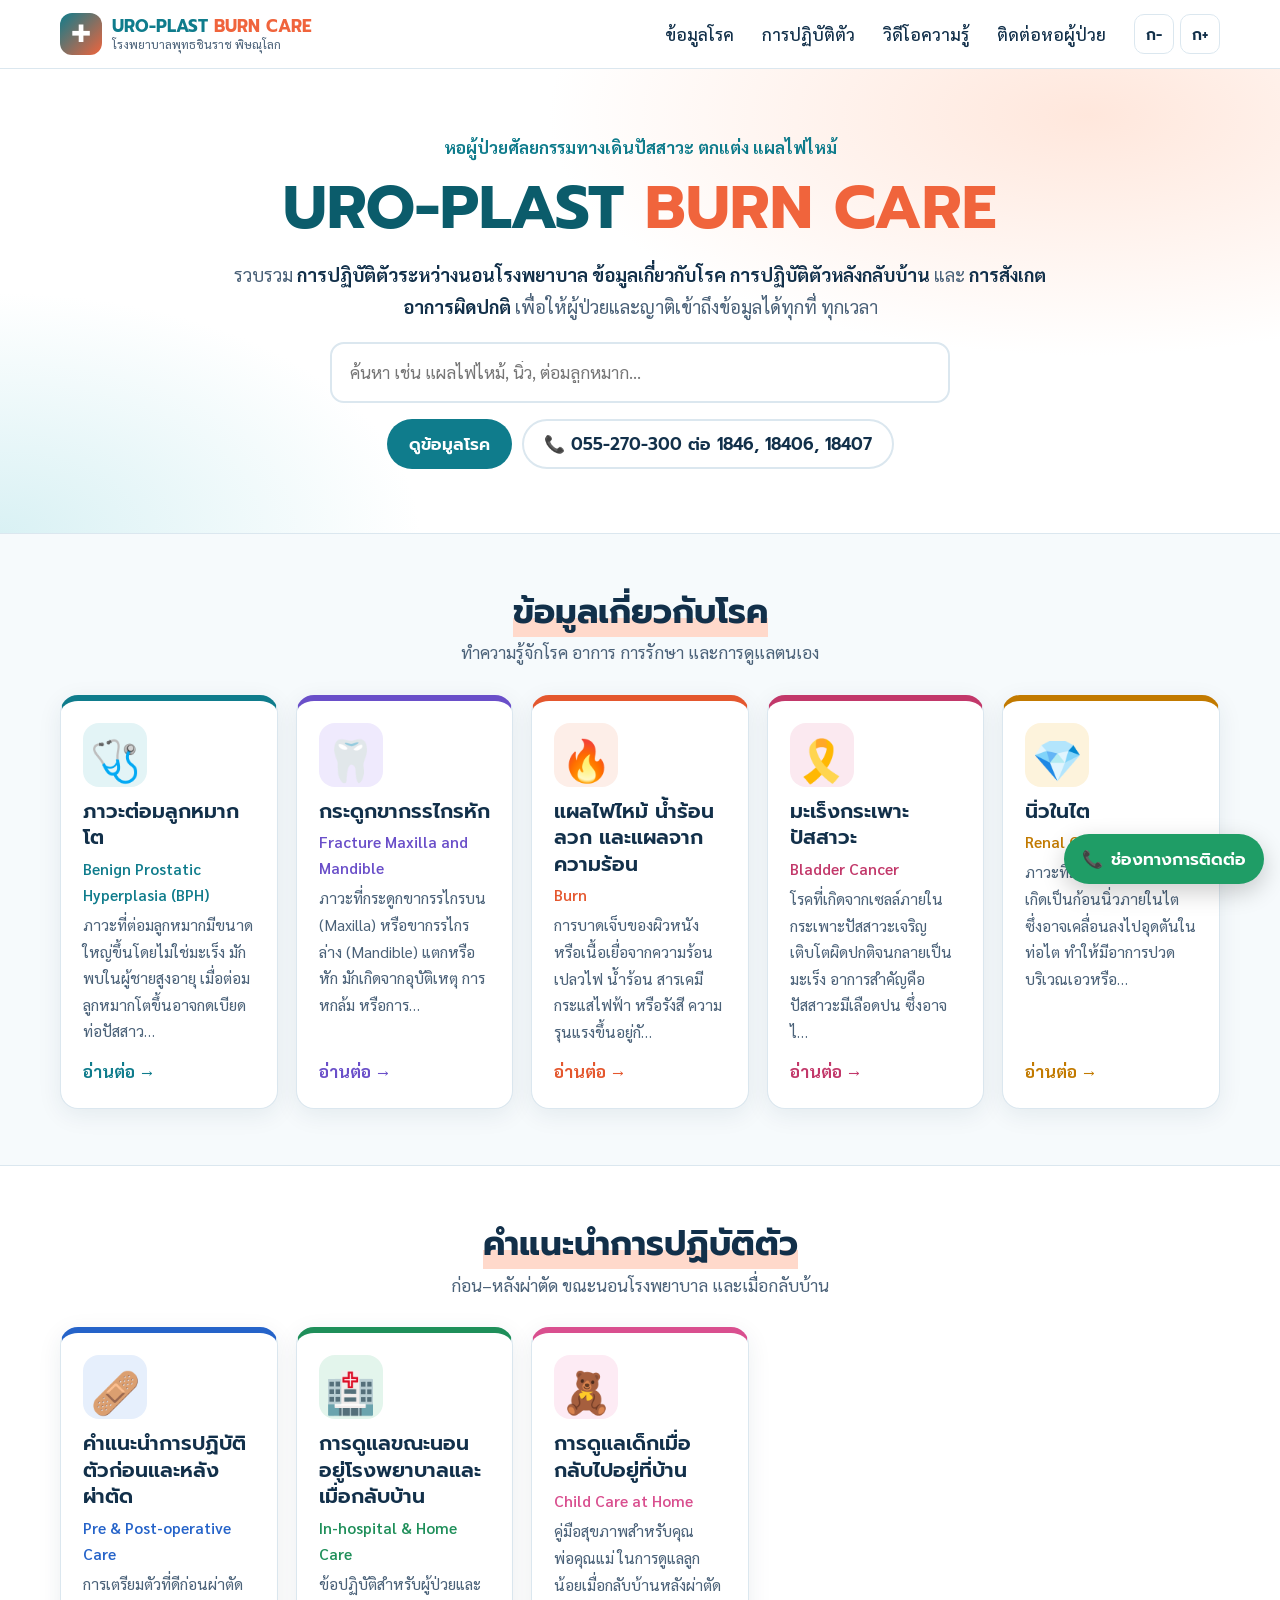
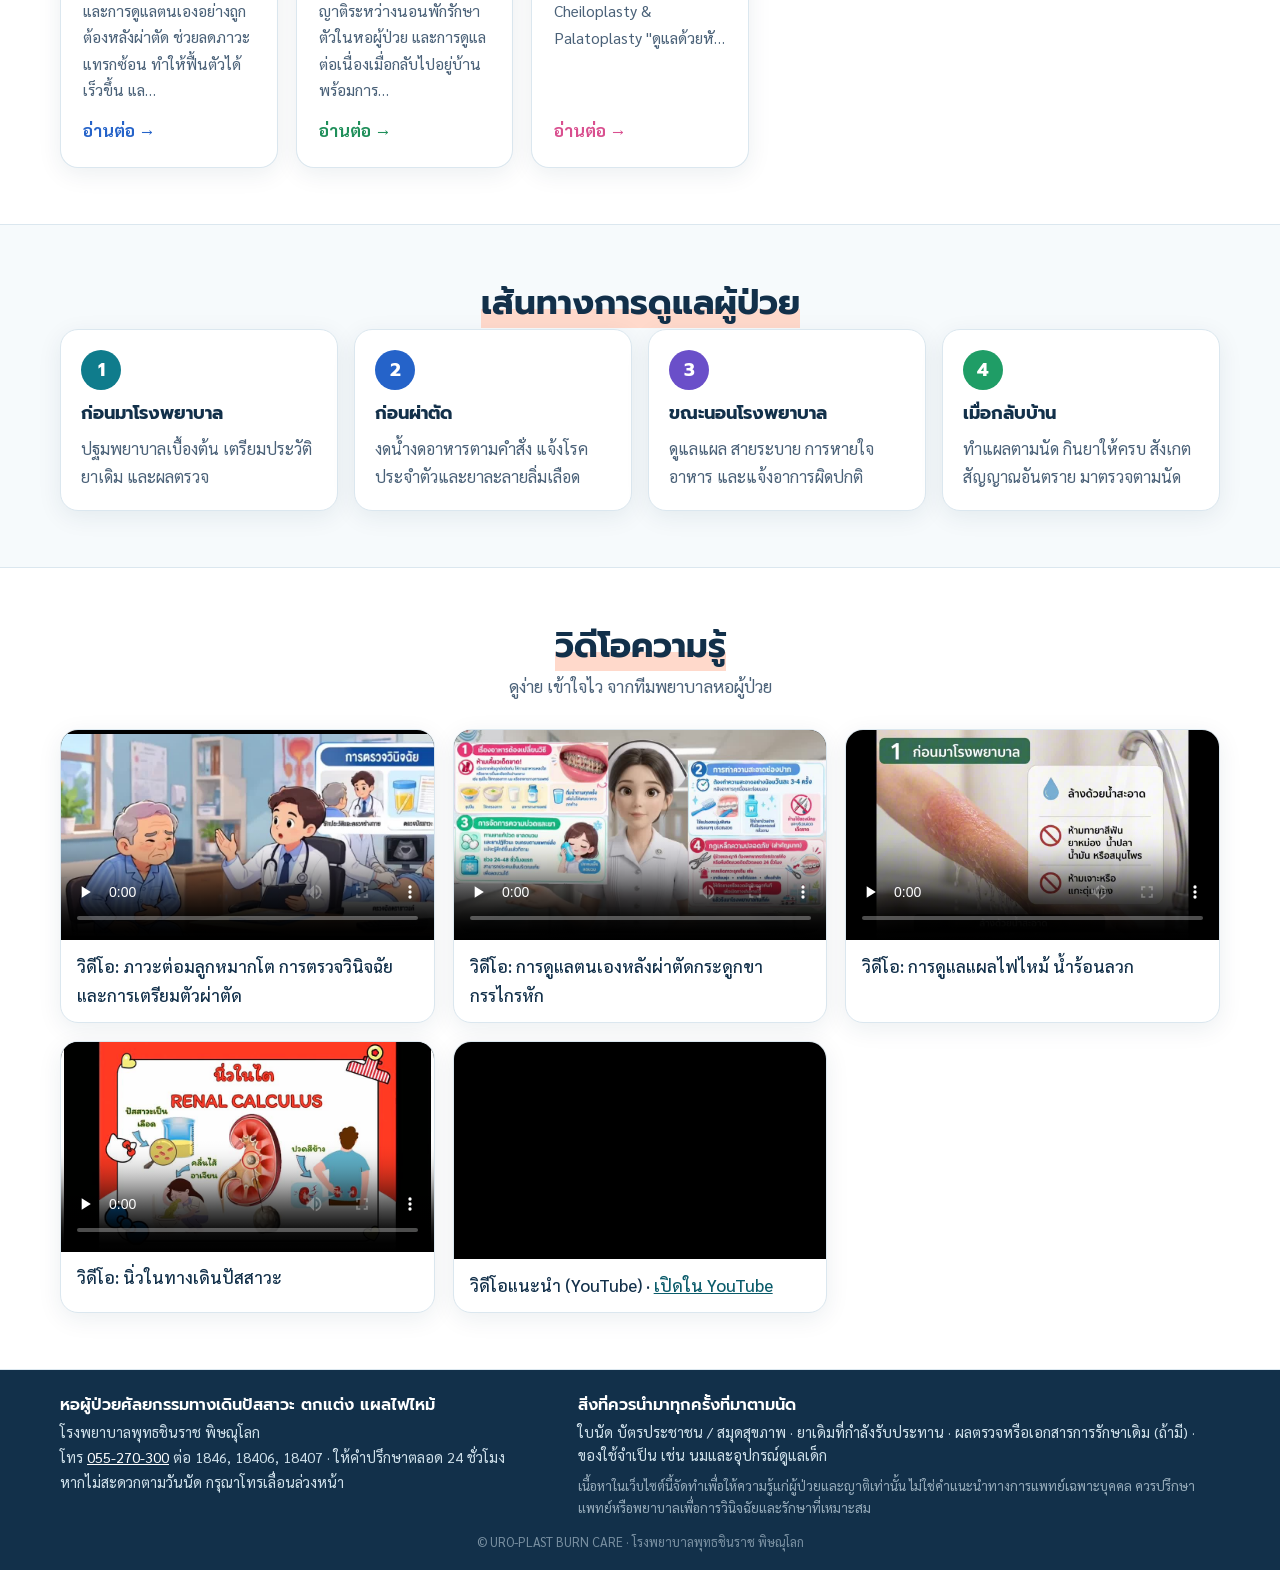
<file: index.html>
<!doctype html>
<html lang="th">
<head>
<meta charset="utf-8">
<meta name="viewport" content="width=device-width, initial-scale=1">
<title>URO-PLAST BURN CARE | โรงพยาบาลพุทธชินราช พิษณุโลก</title>
<meta name="description" content="รวบรวมการปฏิบัติตัวระหว่างนอนโรงพยาบาล ข้อมูลเกี่ยวกับโรค การปฏิบัติตัวหลังกลับบ้าน และการสังเกตอาการผิดปกติ">
<link rel="preconnect" href="https://fonts.googleapis.com">
<link rel="preconnect" href="https://fonts.gstatic.com" crossorigin>
<link href="https://fonts.googleapis.com/css2?family=Prompt:wght@500;600;700&family=Sarabun:wght@400;500;700&display=swap" rel="stylesheet">
<link rel="stylesheet" href="assets/css/style.css">
</head>
<body>
<a class="skip" href="#main">ข้ามไปยังเนื้อหา</a>
<header class="site-header">
  <div class="wrap bar">
    <a class="brand" href="index.html" aria-label="หน้าแรก URO-PLAST BURN CARE">
      <span class="logo" aria-hidden="true">✚</span>
      <span><b>URO-PLAST</b> <em>BURN CARE</em><small>โรงพยาบาลพุทธชินราช พิษณุโลก</small></span>
    </a>
    <div class="tools">
      <button class="fs-btn" data-fs="-1" aria-label="ลดขนาดตัวอักษร">ก-</button>
      <button class="fs-btn" data-fs="1" aria-label="เพิ่มขนาดตัวอักษร">ก+</button>
      <button class="menu-btn" aria-expanded="false" aria-controls="menu" aria-label="เมนู">☰</button>
    </div>
    <nav id="menu" class="menu"><ul><li><a href="index.html#topics">ข้อมูลโรค</a></li><li><a href="index.html#care">การปฏิบัติตัว</a></li><li><a href="index.html#videos">วิดีโอความรู้</a></li><li><a href="index.html#contact">ติดต่อหอผู้ป่วย</a></li></ul></nav>
  </div>
</header>
<main id="main">
<section class="hero">
  <div class="wrap hero-center">
    <div>
      <p class="eyebrow">หอผู้ป่วยศัลยกรรมทางเดินปัสสาวะ ตกแต่ง แผลไฟไหม้</p>
      <h1>URO-PLAST <span>BURN CARE</span></h1>
      <p class="hero-lead">รวบรวม <b>การปฏิบัติตัวระหว่างนอนโรงพยาบาล</b> <b>ข้อมูลเกี่ยวกับโรค</b> <b>การปฏิบัติตัวหลังกลับบ้าน</b> และ <b>การสังเกตอาการผิดปกติ</b> เพื่อให้ผู้ป่วยและญาติเข้าถึงข้อมูลได้ทุกที่ ทุกเวลา</p>
      <form class="search" role="search" onsubmit="return false">
        <label for="q" class="sr">ค้นหาหัวข้อ</label>
        <input id="q" type="search" placeholder="ค้นหา เช่น แผลไฟไหม้, นิ่ว, ต่อมลูกหมาก…" autocomplete="off">
      </form>
      <div class="hero-actions">
        <a class="btn primary" href="#topics">ดูข้อมูลโรค</a>
        <a class="btn ghost" href="tel:055270300">📞 055-270-300 ต่อ 1846, 18406, 18407</a>
      </div>
    </div>
  </div>
</section>

<section id="topics" class="block">
  <div class="wrap">
    <h2 class="sec-title"><span>ข้อมูลเกี่ยวกับโรค</span></h2>
    <p class="sec-sub">ทำความรู้จักโรค อาการ การรักษา และการดูแลตนเอง</p>
    <div class="grid topics"><a class="topic-card c-teal" href="bph.html" data-search="ภาวะต่อมลูกหมากโต Benign Prostatic Hyperplasia (BPH) ภาวะที่ต่อมลูกหมากมีขนาดใหญ่ขึ้นโดยไม่ใช่มะเร็ง มักพบในผู้ชายสูงอายุ เมื่อต่อมลูกหมากโตขึ้นอาจกดเบียดท่อปัสสาวะ ทำให้ปัสสาวะลำบาก ปัสสาวะไม่พุ่ง ต้องเบ่ง ปัสสาวะบ่อยโดยเฉพาะตอนกลางคืน หรือรู้สึกปัสสาวะไม่สุด หากรุนแรงอาจทำให้ปัสสาวะไม่ออกและเกิดการติดเชื้อทางเดินปัสสาวะได้">
  <span class="tc-icon" aria-hidden="true">🩺</span>
  <span class="tc-th">ภาวะต่อมลูกหมากโต</span>
  <span class="tc-en">Benign Prostatic Hyperplasia (BPH)</span>
  <span class="tc-lead">ภาวะที่ต่อมลูกหมากมีขนาดใหญ่ขึ้นโดยไม่ใช่มะเร็ง มักพบในผู้ชายสูงอายุ เมื่อต่อมลูกหมากโตขึ้นอาจกดเบียดท่อปัสสาว…</span>
  <span class="tc-more">อ่านต่อ →</span>
</a><a class="topic-card c-violet" href="fracture-mandible.html" data-search="กระดูกขากรรไกรหัก Fracture Maxilla and Mandible ภาวะที่กระดูกขากรรไกรบน (Maxilla) หรือขากรรไกรล่าง (Mandible) แตกหรือหัก มักเกิดจากอุบัติเหตุ การหกล้ม หรือการกระแทกบริเวณใบหน้า ทำให้มีอาการปวด บวม ช้ำ อ้าปากได้น้อย เคี้ยวอาหารลำบาก ฟันสบกันผิดปกติ และอาจมีเลือดออกในช่องปาก การรักษาขึ้นอยู่กับตำแหน่งและความรุนแรงของกระดูกที่หัก โดยอาจใช้การยึดตรึงกระดูกด้วยแผ่นโลหะและสกรู">
  <span class="tc-icon" aria-hidden="true">🦷</span>
  <span class="tc-th">กระดูกขากรรไกรหัก</span>
  <span class="tc-en">Fracture Maxilla and Mandible</span>
  <span class="tc-lead">ภาวะที่กระดูกขากรรไกรบน (Maxilla) หรือขากรรไกรล่าง (Mandible) แตกหรือหัก มักเกิดจากอุบัติเหตุ การหกล้ม หรือการ…</span>
  <span class="tc-more">อ่านต่อ →</span>
</a><a class="topic-card c-coral" href="burn.html" data-search="แผลไฟไหม้ น้ำร้อนลวก และแผลจากความร้อน Burn การบาดเจ็บของผิวหนังหรือเนื้อเยื่อจากความร้อน เปลวไฟ น้ำร้อน สารเคมี กระแสไฟฟ้า หรือรังสี ความรุนแรงขึ้นอยู่กับความลึกและบริเวณที่ได้รับบาดเจ็บ อาการอาจมีผิวหนังแดง ปวด บวม พุพอง หรือผิวหนังเสียหายลึกจนมีสีขาวหรือไหม้เกรียม แผลรุนแรงอาจทำให้สูญเสียน้ำ ติดเชื้อ และเกิดภาวะแทรกซ้อนได้">
  <span class="tc-icon" aria-hidden="true">🔥</span>
  <span class="tc-th">แผลไฟไหม้ น้ำร้อนลวก และแผลจากความร้อน</span>
  <span class="tc-en">Burn</span>
  <span class="tc-lead">การบาดเจ็บของผิวหนังหรือเนื้อเยื่อจากความร้อน เปลวไฟ น้ำร้อน สารเคมี กระแสไฟฟ้า หรือรังสี ความรุนแรงขึ้นอยู่กั…</span>
  <span class="tc-more">อ่านต่อ →</span>
</a><a class="topic-card c-rose" href="bladder-cancer.html" data-search="มะเร็งกระเพาะปัสสาวะ Bladder Cancer โรคที่เกิดจากเซลล์ภายในกระเพาะปัสสาวะเจริญเติบโตผิดปกติจนกลายเป็นมะเร็ง อาการสำคัญคือปัสสาวะมีเลือดปน ซึ่งอาจไม่มีอาการเจ็บร่วมด้วย บางรายอาจปัสสาวะบ่อย ปวดแสบขณะปัสสาวะ หรือรู้สึกปวดปัสสาวะเร่งด่วน ปัจจัยเสี่ยงสำคัญ ได้แก่ การสูบบุหรี่ การรักษาขึ้นอยู่กับระยะและความรุนแรงของโรค เช่น การส่องกล้องนำก้อนเนื้อออก การให้ยาในกระเพาะปัสสาวะ หรือการผ่าตัด">
  <span class="tc-icon" aria-hidden="true">🎗️</span>
  <span class="tc-th">มะเร็งกระเพาะปัสสาวะ</span>
  <span class="tc-en">Bladder Cancer</span>
  <span class="tc-lead">โรคที่เกิดจากเซลล์ภายในกระเพาะปัสสาวะเจริญเติบโตผิดปกติจนกลายเป็นมะเร็ง อาการสำคัญคือปัสสาวะมีเลือดปน ซึ่งอาจไ…</span>
  <span class="tc-more">อ่านต่อ →</span>
</a><a class="topic-card c-amber" href="renal-calculi.html" data-search="นิ่วในไต Renal Calculi ภาวะที่มีผลึกแร่ธาตุสะสมจนเกิดเป็นก้อนนิ่วภายในไต ซึ่งอาจเคลื่อนลงไปอุดตันในท่อไต ทำให้มีอาการปวดบริเวณเอวหรือสีข้างอย่างรุนแรงเป็นพัก ๆ ปวดร้าวลงท้องน้อยหรือขาหนีบ คลื่นไส้ อาเจียน และอาจมีเลือดปนในปัสสาวะ หากเกิดการอุดตันร่วมกับการติดเชื้อ อาจเป็นอันตรายต่อไตและทำให้เกิดการติดเชื้อรุนแรงได้">
  <span class="tc-icon" aria-hidden="true">💎</span>
  <span class="tc-th">นิ่วในไต</span>
  <span class="tc-en">Renal Calculi</span>
  <span class="tc-lead">ภาวะที่มีผลึกแร่ธาตุสะสมจนเกิดเป็นก้อนนิ่วภายในไต ซึ่งอาจเคลื่อนลงไปอุดตันในท่อไต ทำให้มีอาการปวดบริเวณเอวหรือ…</span>
  <span class="tc-more">อ่านต่อ →</span>
</a></div>
    <p class="no-result" hidden>ไม่พบหัวข้อที่ค้นหา</p>
  </div>
</section>

<section id="care" class="block alt">
  <div class="wrap">
    <h2 class="sec-title"><span>คำแนะนำการปฏิบัติตัว</span></h2>
    <p class="sec-sub">ก่อน–หลังผ่าตัด ขณะนอนโรงพยาบาล และเมื่อกลับบ้าน</p>
    <div class="grid topics"><a class="topic-card c-blue" href="surgery-care.html" data-search="คำแนะนำการปฏิบัติตัวก่อนและหลังผ่าตัด Pre &amp; Post-operative Care การเตรียมตัวที่ดีก่อนผ่าตัดและการดูแลตนเองอย่างถูกต้องหลังผ่าตัด ช่วยลดภาวะแทรกซ้อน ทำให้ฟื้นตัวได้เร็วขึ้น และกลับไปใช้ชีวิตประจำวันได้อย่างปลอดภัย">
  <span class="tc-icon" aria-hidden="true">🩹</span>
  <span class="tc-th">คำแนะนำการปฏิบัติตัวก่อนและหลังผ่าตัด</span>
  <span class="tc-en">Pre & Post-operative Care</span>
  <span class="tc-lead">การเตรียมตัวที่ดีก่อนผ่าตัดและการดูแลตนเองอย่างถูกต้องหลังผ่าตัด ช่วยลดภาวะแทรกซ้อน ทำให้ฟื้นตัวได้เร็วขึ้น แล…</span>
  <span class="tc-more">อ่านต่อ →</span>
</a><a class="topic-card c-green" href="hospital-home-care.html" data-search="การดูแลขณะนอนอยู่โรงพยาบาลและเมื่อกลับบ้าน In-hospital &amp; Home Care ข้อปฏิบัติสำหรับผู้ป่วยและญาติระหว่างนอนพักรักษาตัวในหอผู้ป่วย และการดูแลต่อเนื่องเมื่อกลับไปอยู่บ้าน พร้อมการสังเกตอาการผิดปกติที่ต้องรีบกลับมาพบแพทย์">
  <span class="tc-icon" aria-hidden="true">🏥</span>
  <span class="tc-th">การดูแลขณะนอนอยู่โรงพยาบาลและเมื่อกลับบ้าน</span>
  <span class="tc-en">In-hospital & Home Care</span>
  <span class="tc-lead">ข้อปฏิบัติสำหรับผู้ป่วยและญาติระหว่างนอนพักรักษาตัวในหอผู้ป่วย และการดูแลต่อเนื่องเมื่อกลับไปอยู่บ้าน พร้อมการ…</span>
  <span class="tc-more">อ่านต่อ →</span>
</a><a class="topic-card c-pink" href="child-home-care.html" data-search="การดูแลเด็กเมื่อกลับไปอยู่ที่บ้าน Child Care at Home คู่มือสุขภาพสำหรับคุณพ่อคุณแม่ ในการดูแลลูกน้อยเมื่อกลับบ้านหลังผ่าตัด Cheiloplasty &amp; Palatoplasty &quot;ดูแลด้วยหัวใจ เพื่อรอยยิ้มที่สดใสของลูกน้อย&quot;">
  <span class="tc-icon" aria-hidden="true">🧸</span>
  <span class="tc-th">การดูแลเด็กเมื่อกลับไปอยู่ที่บ้าน</span>
  <span class="tc-en">Child Care at Home</span>
  <span class="tc-lead">คู่มือสุขภาพสำหรับคุณพ่อคุณแม่ ในการดูแลลูกน้อยเมื่อกลับบ้านหลังผ่าตัด Cheiloplasty &amp; Palatoplasty &quot;ดูแลด้วยหั…</span>
  <span class="tc-more">อ่านต่อ →</span>
</a></div>
  </div>
</section>

<section id="journey" class="block">
  <div class="wrap">
    <h2 class="sec-title"><span>เส้นทางการดูแลผู้ป่วย</span></h2>
    <ol class="journey">
      <li><span>1</span><b>ก่อนมาโรงพยาบาล</b><p>ปฐมพยาบาลเบื้องต้น เตรียมประวัติ ยาเดิม และผลตรวจ</p></li>
      <li><span>2</span><b>ก่อนผ่าตัด</b><p>งดน้ำงดอาหารตามคำสั่ง แจ้งโรคประจำตัวและยาละลายลิ่มเลือด</p></li>
      <li><span>3</span><b>ขณะนอนโรงพยาบาล</b><p>ดูแลแผล สายระบาย การหายใจ อาหาร และแจ้งอาการผิดปกติ</p></li>
      <li><span>4</span><b>เมื่อกลับบ้าน</b><p>ทำแผลตามนัด กินยาให้ครบ สังเกตสัญญาณอันตราย มาตรวจตามนัด</p></li>
    </ol>
  </div>
</section>

<section id="videos" class="block alt">
  <div class="wrap">
    <h2 class="sec-title"><span>วิดีโอความรู้</span></h2>
    <p class="sec-sub">ดูง่าย เข้าใจไว จากทีมพยาบาลหอผู้ป่วย</p>
    <div class="grid videos">
      <figure class="video">
  <video controls preload="none" playsinline poster="assets/img/poster-bph.jpg"><source src="assets/video/bph.mp4" type="video/mp4">เบราว์เซอร์ของคุณไม่รองรับการเล่นวิดีโอ</video>
  <figcaption>วิดีโอ: ภาวะต่อมลูกหมากโต การตรวจวินิจฉัยและการเตรียมตัวผ่าตัด</figcaption>
</figure><figure class="video">
  <video controls preload="none" playsinline poster="assets/img/poster-mandible.jpg"><source src="assets/video/mandible.mp4" type="video/mp4">เบราว์เซอร์ของคุณไม่รองรับการเล่นวิดีโอ</video>
  <figcaption>วิดีโอ: การดูแลตนเองหลังผ่าตัดกระดูกขากรรไกรหัก</figcaption>
</figure><figure class="video">
  <video controls preload="none" playsinline poster="assets/img/poster-burn1.jpg"><source src="assets/video/burn-care.mp4" type="video/mp4">เบราว์เซอร์ของคุณไม่รองรับการเล่นวิดีโอ</video>
  <figcaption>วิดีโอ: การดูแลแผลไฟไหม้ น้ำร้อนลวก</figcaption>
</figure><figure class="video">
  <video controls preload="none" playsinline poster="assets/img/poster-stone.jpg"><source src="assets/video/kidney-stone.mp4" type="video/mp4">เบราว์เซอร์ของคุณไม่รองรับการเล่นวิดีโอ</video>
  <figcaption>วิดีโอ: นิ่วในทางเดินปัสสาวะ</figcaption>
</figure>
      <figure class="video">
        <div class="yt" data-id="c9f_t4krs5o"><iframe src="https://www.youtube.com/embed/c9f_t4krs5o" title="วิดีโอแนะนำจาก YouTube" loading="lazy" referrerpolicy="strict-origin-when-cross-origin" allow="accelerometer; autoplay; encrypted-media; gyroscope; picture-in-picture" allowfullscreen></iframe></div>
        <figcaption>วิดีโอแนะนำ (YouTube) · <a href="https://youtu.be/c9f_t4krs5o" target="_blank" rel="noopener">เปิดใน YouTube</a></figcaption>
      </figure>
    </div>
  </div>
</section>

</main>
<footer class="site-footer" id="contact">
  <div class="wrap foot">
    <div>
      <p class="foot-title">หอผู้ป่วยศัลยกรรมทางเดินปัสสาวะ ตกแต่ง แผลไฟไหม้</p>
      <p>โรงพยาบาลพุทธชินราช พิษณุโลก</p>
      <p>โทร <a href="tel:055270300">055-270-300</a> ต่อ 1846, 18406, 18407 · ให้คำปรึกษาตลอด 24 ชั่วโมง</p>
      <p>หากไม่สะดวกตามวันนัด กรุณาโทรเลื่อนล่วงหน้า</p>
    </div>
    <div>
      <p class="foot-title">สิ่งที่ควรนำมาทุกครั้งที่มาตามนัด</p>
      <p>ใบนัด บัตรประชาชน / สมุดสุขภาพ · ยาเดิมที่กำลังรับประทาน · ผลตรวจหรือเอกสารการรักษาเดิม (ถ้ามี) · ของใช้จำเป็น เช่น นมและอุปกรณ์ดูแลเด็ก</p>
      <p class="disclaimer">เนื้อหาในเว็บไซต์นี้จัดทำเพื่อให้ความรู้แก่ผู้ป่วยและญาติเท่านั้น ไม่ใช่คำแนะนำทางการแพทย์เฉพาะบุคคล ควรปรึกษาแพทย์หรือพยาบาลเพื่อการวินิจฉัยและรักษาที่เหมาะสม</p>
    </div>
  </div>
  <p class="copy">© URO-PLAST BURN CARE · โรงพยาบาลพุทธชินราช พิษณุโลก</p>
</footer>
<a href="tel:055270300" class="fab-call" aria-label="ช่องทางการติดต่อ">📞<span>ช่องทางการติดต่อ</span></a>
<button class="to-top" aria-label="กลับขึ้นด้านบน">↑</button>
<div class="lightbox" hidden><button class="lb-close" aria-label="ปิด">✕</button><img alt=""></div>
<script src="assets/js/main.js"></script>
</body>
</html>
</file>
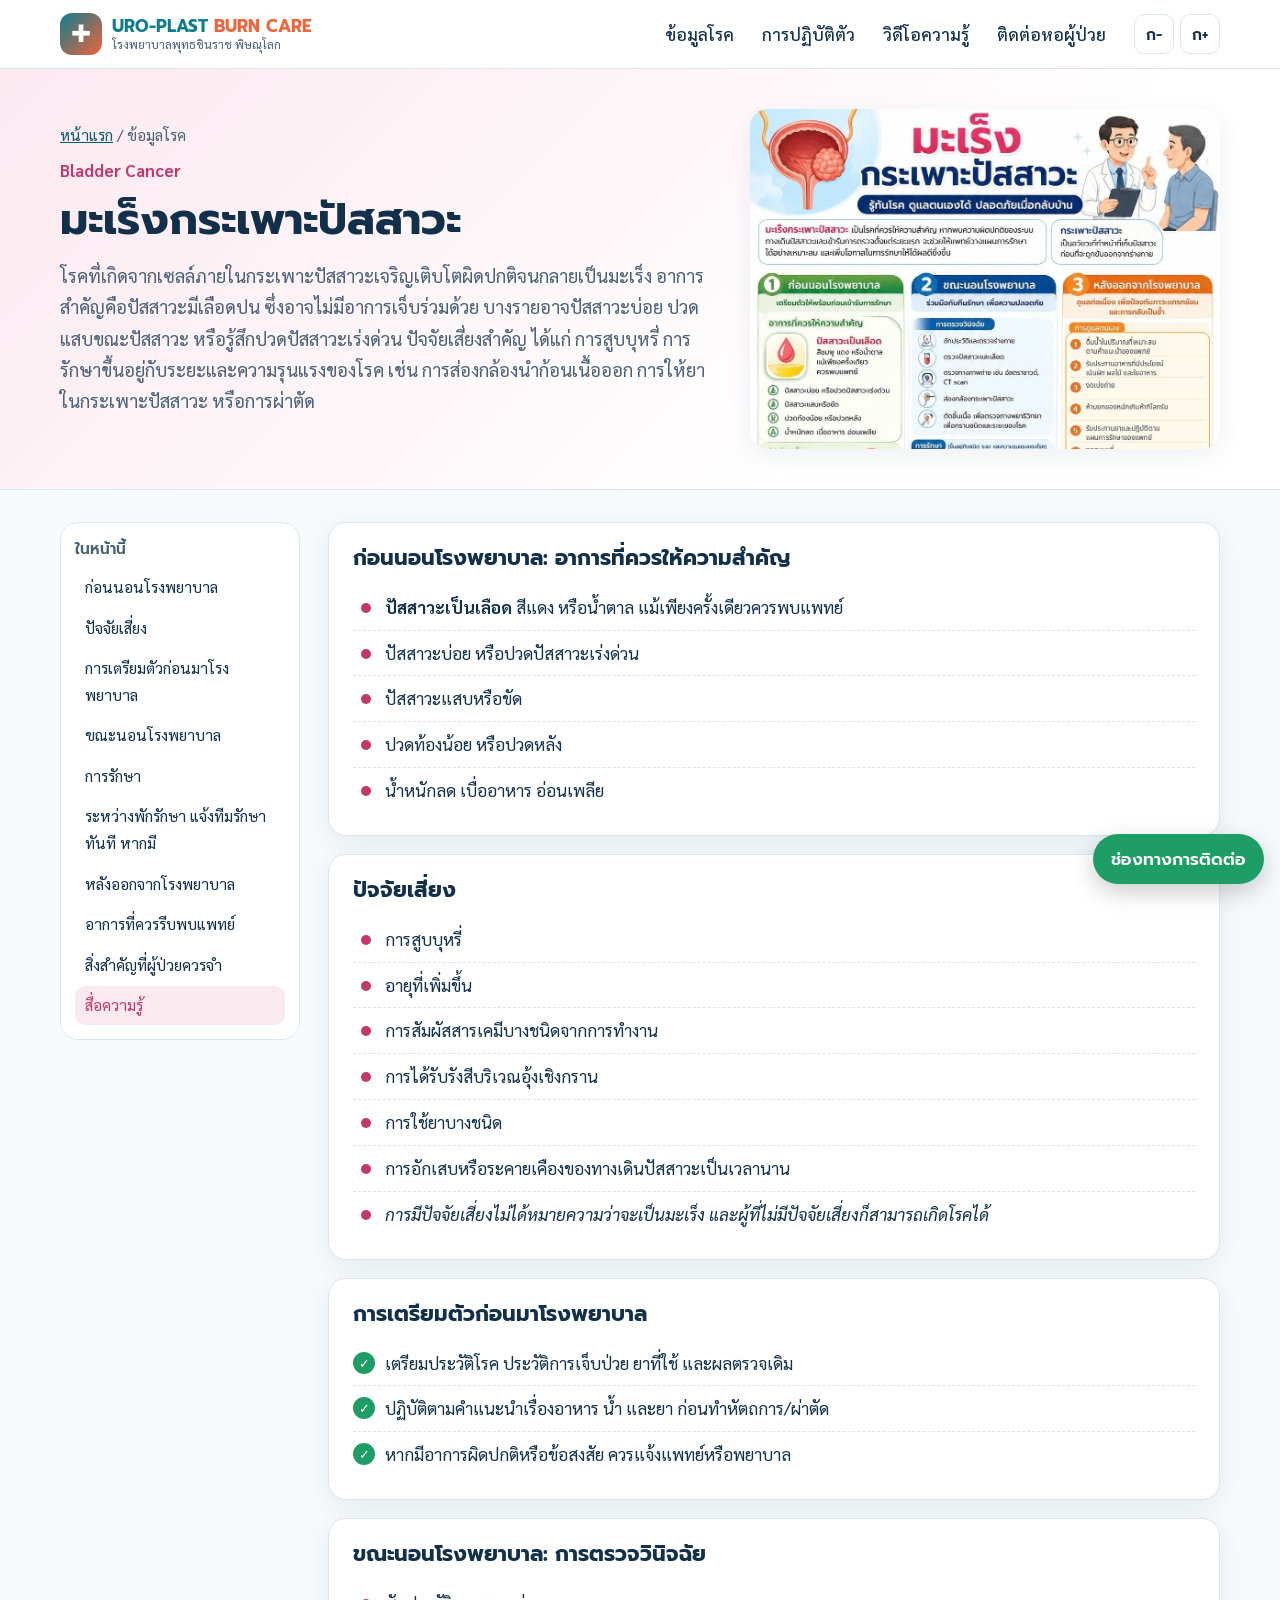
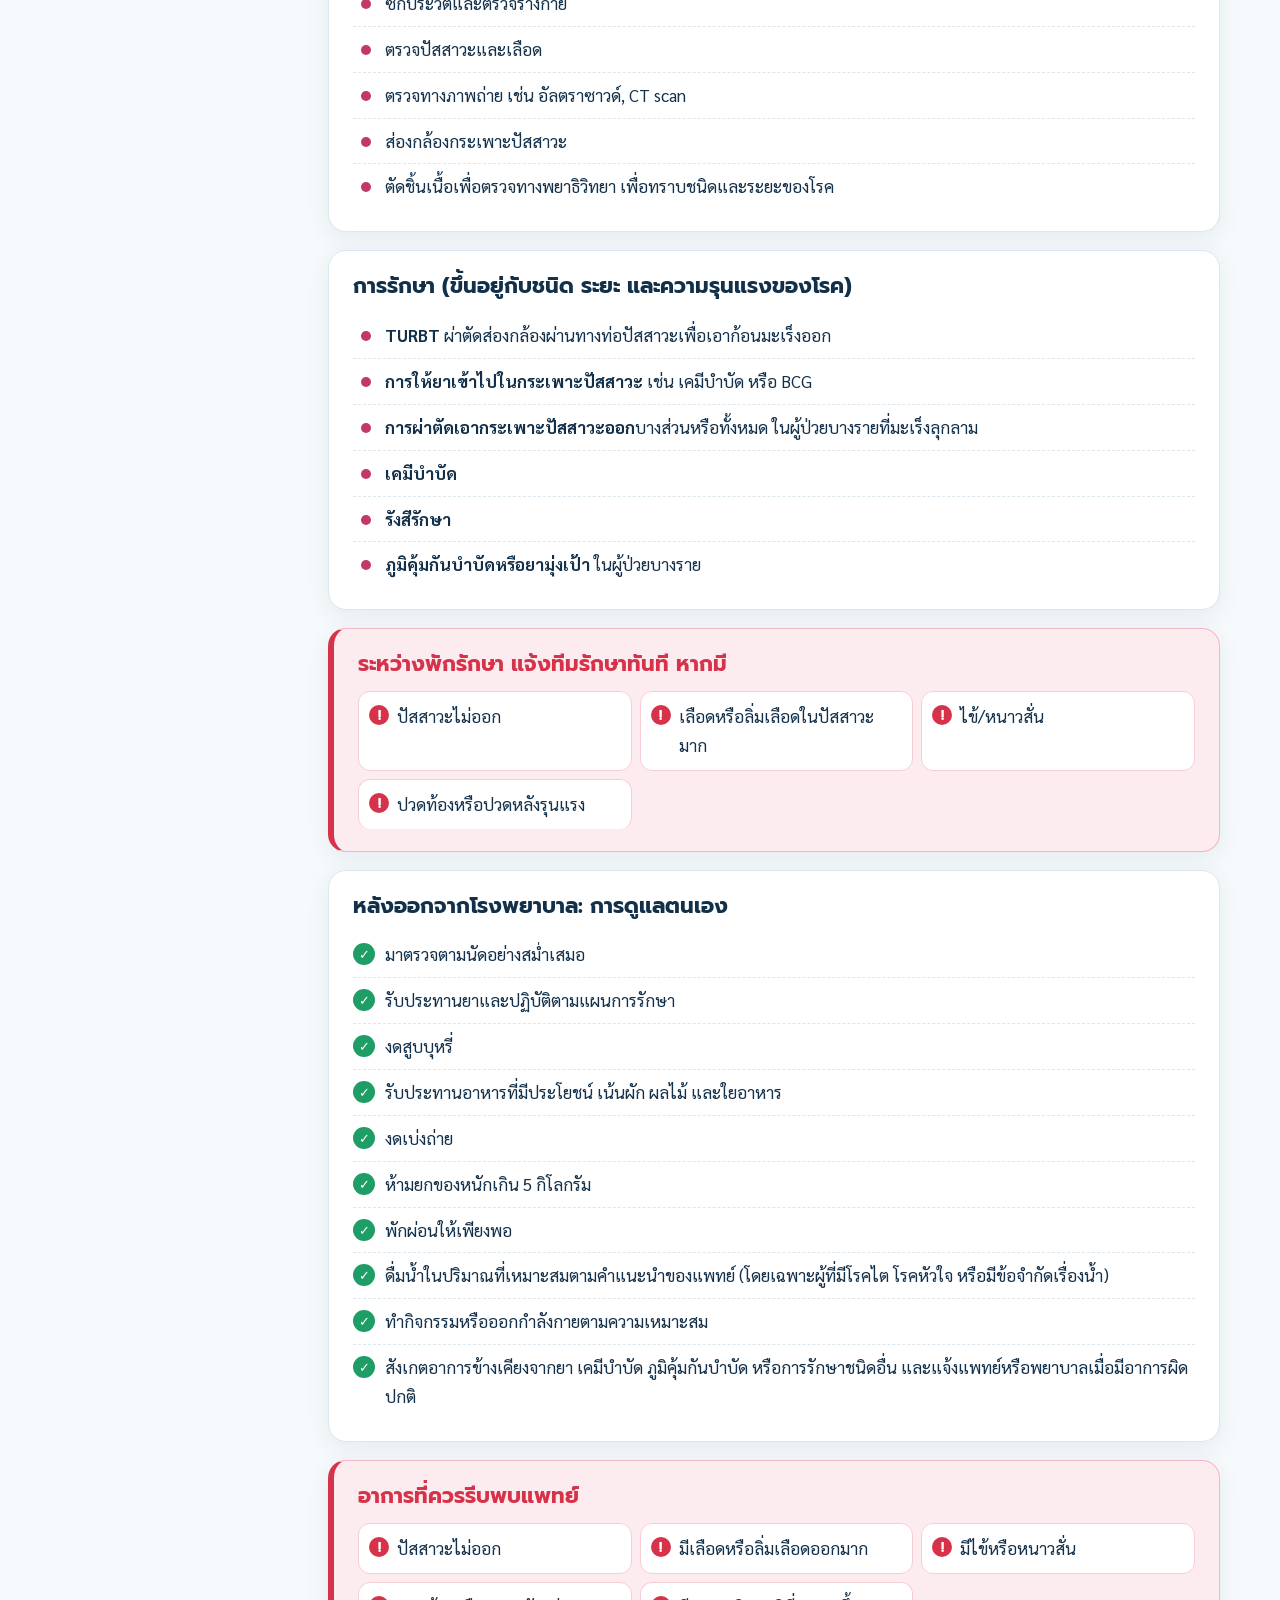
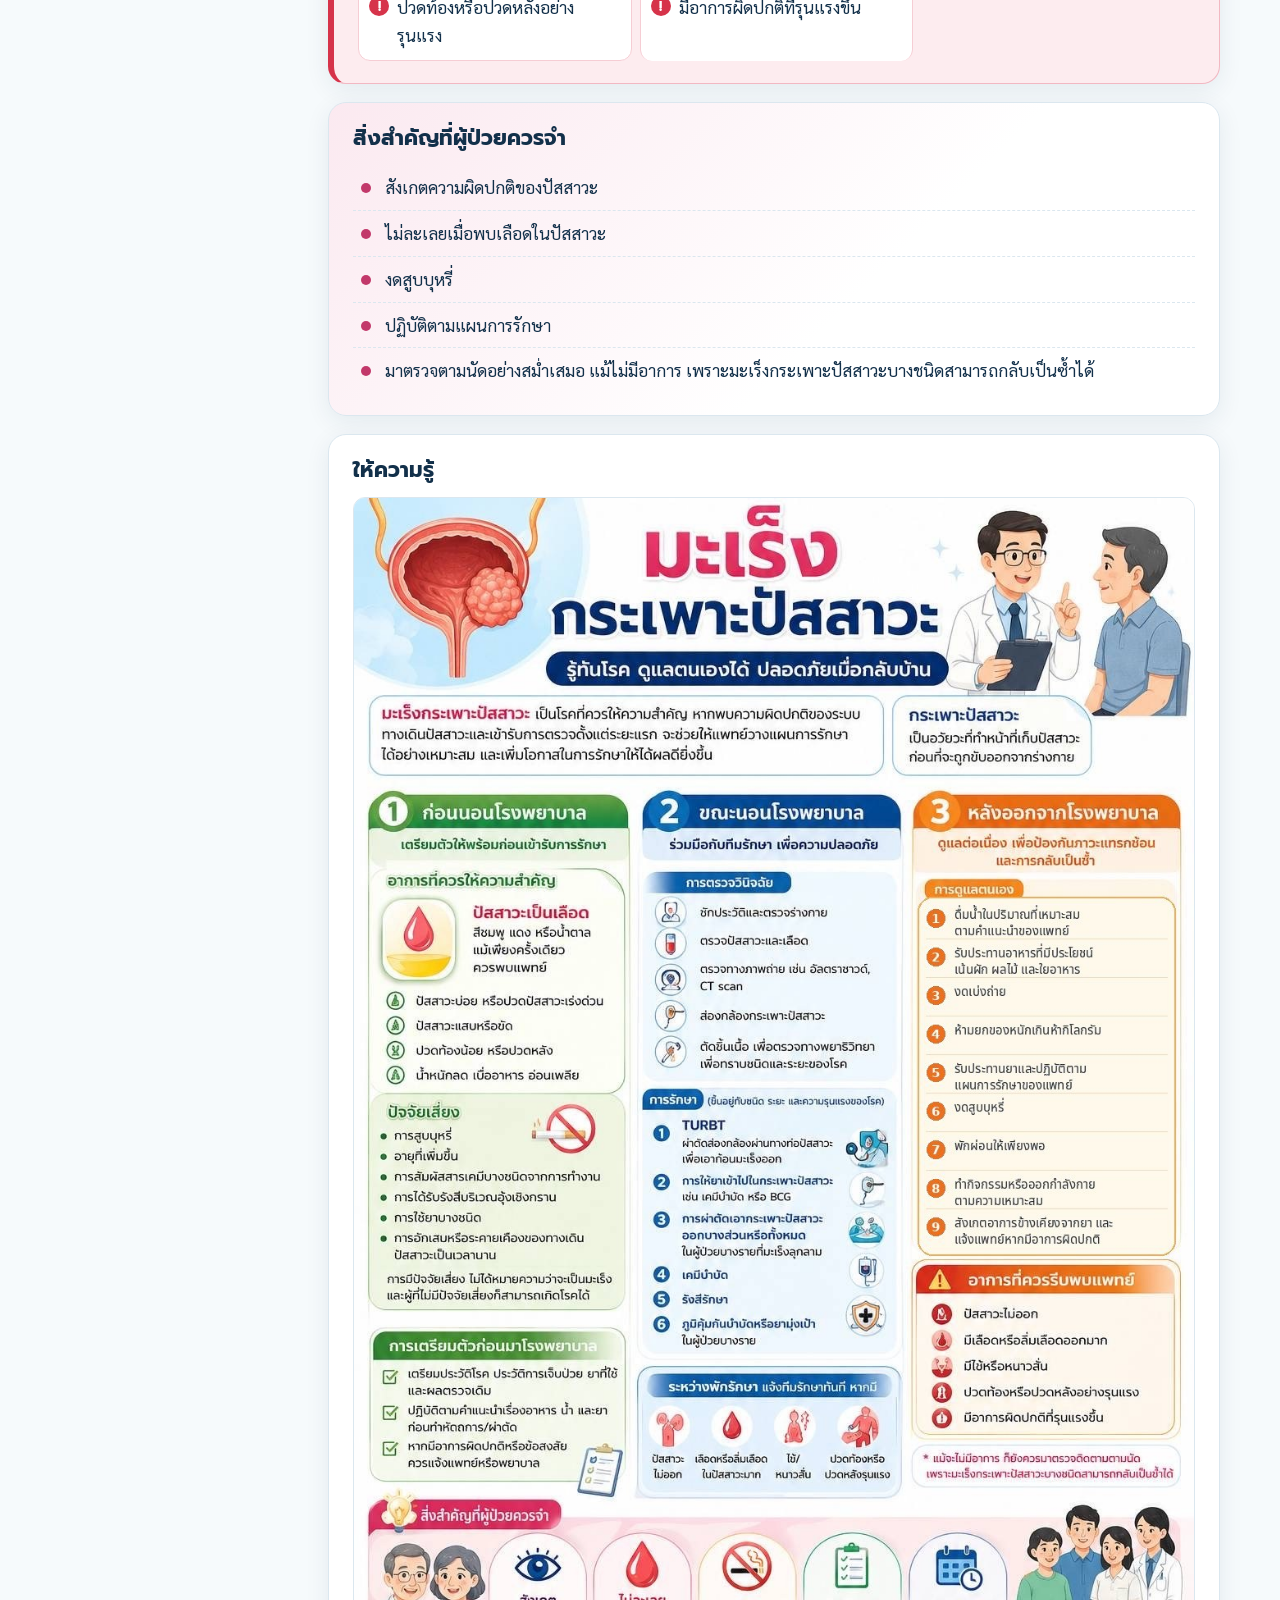
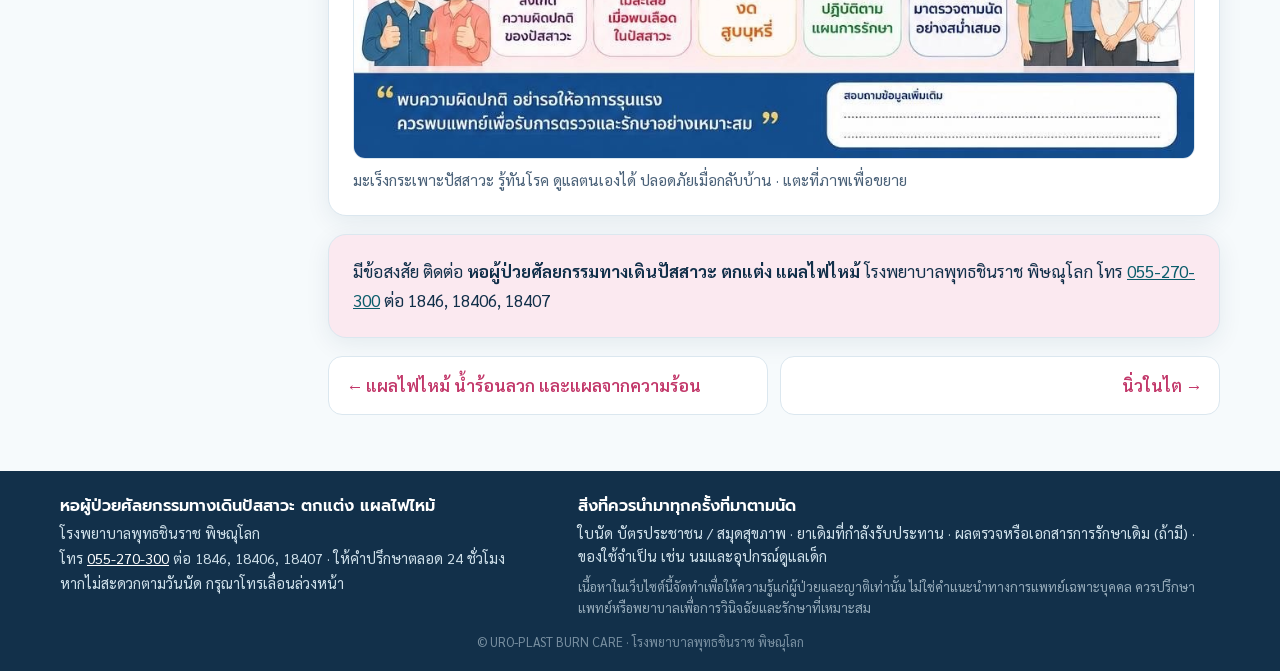
<file: bladder-cancer.html>
<!doctype html>
<html lang="th">
<head>
<meta charset="utf-8">
<meta name="viewport" content="width=device-width, initial-scale=1">
<title>มะเร็งกระเพาะปัสสาวะ (Bladder Cancer) | URO-PLAST BURN CARE</title>
<meta name="description" content="โรคที่เกิดจากเซลล์ภายในกระเพาะปัสสาวะเจริญเติบโตผิดปกติจนกลายเป็นมะเร็ง อาการสำคัญคือปัสสาวะมีเลือดปน ซึ่งอาจไม่มีอาการเจ็บร่วมด้วย บางรายอาจปัสสาวะบ่">
<link rel="preconnect" href="https://fonts.googleapis.com">
<link rel="preconnect" href="https://fonts.gstatic.com" crossorigin>
<link href="https://fonts.googleapis.com/css2?family=Prompt:wght@500;600;700&family=Sarabun:wght@400;500;700&display=swap" rel="stylesheet">
<link rel="stylesheet" href="assets/css/style.css">
</head>
<body>
<a class="skip" href="#main">ข้ามไปยังเนื้อหา</a>
<header class="site-header">
  <div class="wrap bar">
    <a class="brand" href="index.html" aria-label="หน้าแรก URO-PLAST BURN CARE">
      <span class="logo" aria-hidden="true">✚</span>
      <span><b>URO-PLAST</b> <em>BURN CARE</em><small>โรงพยาบาลพุทธชินราช พิษณุโลก</small></span>
    </a>
    <div class="tools">
      <button class="fs-btn" data-fs="-1" aria-label="ลดขนาดตัวอักษร">ก-</button>
      <button class="fs-btn" data-fs="1" aria-label="เพิ่มขนาดตัวอักษร">ก+</button>
      <button class="menu-btn" aria-expanded="false" aria-controls="menu" aria-label="เมนู">☰</button>
    </div>
    <nav id="menu" class="menu"><ul><li><a href="index.html#topics">ข้อมูลโรค</a></li><li><a href="index.html#care">การปฏิบัติตัว</a></li><li><a href="index.html#videos">วิดีโอความรู้</a></li><li><a href="index.html#contact">ติดต่อหอผู้ป่วย</a></li></ul></nav>
  </div>
</header>
<main id="main" class="topic c-rose">
<section class="topic-hero">
  <div class="wrap th-grid">
    <div>
      <p class="crumb"><a href="index.html">หน้าแรก</a> / ข้อมูลโรค</p>
      <p class="eyebrow">Bladder Cancer</p>
      <h1>มะเร็งกระเพาะปัสสาวะ</h1>
      <p class="hero-lead">โรคที่เกิดจากเซลล์ภายในกระเพาะปัสสาวะเจริญเติบโตผิดปกติจนกลายเป็นมะเร็ง อาการสำคัญคือปัสสาวะมีเลือดปน ซึ่งอาจไม่มีอาการเจ็บร่วมด้วย บางรายอาจปัสสาวะบ่อย ปวดแสบขณะปัสสาวะ หรือรู้สึกปวดปัสสาวะเร่งด่วน ปัจจัยเสี่ยงสำคัญ ได้แก่ การสูบบุหรี่ การรักษาขึ้นอยู่กับระยะและความรุนแรงของโรค เช่น การส่องกล้องนำก้อนเนื้อออก การให้ยาในกระเพาะปัสสาวะ หรือการผ่าตัด</p>
    </div>
    <div class="th-art"><img src="assets/img/bladder-cancer-2.jpg" alt="" class="zoom"></div>
  </div>
</section>
<div class="wrap topic-body">
  <aside class="toc" aria-label="สารบัญ"><p>ในหน้านี้</p><a href="#s1">ก่อนนอนโรงพยาบาล</a><a href="#s2">ปัจจัยเสี่ยง</a><a href="#s3">การเตรียมตัวก่อนมาโรงพยาบาล</a><a href="#s4">ขณะนอนโรงพยาบาล</a><a href="#s5">การรักษา</a><a href="#s6">ระหว่างพักรักษา แจ้งทีมรักษาทันที หากมี</a><a href="#s7">หลังออกจากโรงพยาบาล</a><a href="#s8">อาการที่ควรรีบพบแพทย์</a><a href="#s9">สิ่งสำคัญที่ผู้ป่วยควรจำ</a><a href="#infographic">สื่อความรู้</a></aside>
  <div class="content">
    <section id="s1" class="panel k-list"><h2>ก่อนนอนโรงพยาบาล: อาการที่ควรให้ความสำคัญ</h2><ul><li><b>ปัสสาวะเป็นเลือด</b> สีแดง หรือน้ำตาล แม้เพียงครั้งเดียวควรพบแพทย์</li><li>ปัสสาวะบ่อย หรือปวดปัสสาวะเร่งด่วน</li><li>ปัสสาวะแสบหรือขัด</li><li>ปวดท้องน้อย หรือปวดหลัง</li><li>น้ำหนักลด เบื่ออาหาร อ่อนเพลีย</li></ul></section><section id="s2" class="panel k-list"><h2>ปัจจัยเสี่ยง</h2><ul><li>การสูบบุหรี่</li><li>อายุที่เพิ่มขึ้น</li><li>การสัมผัสสารเคมีบางชนิดจากการทำงาน</li><li>การได้รับรังสีบริเวณอุ้งเชิงกราน</li><li>การใช้ยาบางชนิด</li><li>การอักเสบหรือระคายเคืองของทางเดินปัสสาวะเป็นเวลานาน</li><li><i>การมีปัจจัยเสี่ยงไม่ได้หมายความว่าจะเป็นมะเร็ง และผู้ที่ไม่มีปัจจัยเสี่ยงก็สามารถเกิดโรคได้</i></li></ul></section><section id="s3" class="panel k-check"><h2>การเตรียมตัวก่อนมาโรงพยาบาล</h2><ul><li>เตรียมประวัติโรค ประวัติการเจ็บป่วย ยาที่ใช้ และผลตรวจเดิม</li><li>ปฏิบัติตามคำแนะนำเรื่องอาหาร น้ำ และยา ก่อนทำหัตถการ/ผ่าตัด</li><li>หากมีอาการผิดปกติหรือข้อสงสัย ควรแจ้งแพทย์หรือพยาบาล</li></ul></section><section id="s4" class="panel k-steps"><h2>ขณะนอนโรงพยาบาล: การตรวจวินิจฉัย</h2><ul><li>ซักประวัติและตรวจร่างกาย</li><li>ตรวจปัสสาวะและเลือด</li><li>ตรวจทางภาพถ่าย เช่น อัลตราซาวด์, CT scan</li><li>ส่องกล้องกระเพาะปัสสาวะ</li><li>ตัดชิ้นเนื้อเพื่อตรวจทางพยาธิวิทยา เพื่อทราบชนิดและระยะของโรค</li></ul></section><section id="s5" class="panel k-steps"><h2>การรักษา (ขึ้นอยู่กับชนิด ระยะ และความรุนแรงของโรค)</h2><ul><li><b>TURBT</b> ผ่าตัดส่องกล้องผ่านทางท่อปัสสาวะเพื่อเอาก้อนมะเร็งออก</li><li><b>การให้ยาเข้าไปในกระเพาะปัสสาวะ</b> เช่น เคมีบำบัด หรือ BCG</li><li><b>การผ่าตัดเอากระเพาะปัสสาวะออก</b>บางส่วนหรือทั้งหมด ในผู้ป่วยบางรายที่มะเร็งลุกลาม</li><li><b>เคมีบำบัด</b></li><li><b>รังสีรักษา</b></li><li><b>ภูมิคุ้มกันบำบัดหรือยามุ่งเป้า</b> ในผู้ป่วยบางราย</li></ul></section><section id="s6" class="panel k-danger"><h2>ระหว่างพักรักษา แจ้งทีมรักษาทันที หากมี</h2><ul><li>ปัสสาวะไม่ออก</li><li>เลือดหรือลิ่มเลือดในปัสสาวะมาก</li><li>ไข้/หนาวสั่น</li><li>ปวดท้องหรือปวดหลังรุนแรง</li></ul></section><section id="s7" class="panel k-check"><h2>หลังออกจากโรงพยาบาล: การดูแลตนเอง</h2><ul><li>มาตรวจตามนัดอย่างสม่ำเสมอ</li><li>รับประทานยาและปฏิบัติตามแผนการรักษา</li><li>งดสูบบุหรี่</li><li>รับประทานอาหารที่มีประโยชน์ เน้นผัก ผลไม้ และใยอาหาร</li><li>งดเบ่งถ่าย</li><li>ห้ามยกของหนักเกิน 5 กิโลกรัม</li><li>พักผ่อนให้เพียงพอ</li><li>ดื่มน้ำในปริมาณที่เหมาะสมตามคำแนะนำของแพทย์ (โดยเฉพาะผู้ที่มีโรคไต โรคหัวใจ หรือมีข้อจำกัดเรื่องน้ำ)</li><li>ทำกิจกรรมหรือออกกำลังกายตามความเหมาะสม</li><li>สังเกตอาการข้างเคียงจากยา เคมีบำบัด ภูมิคุ้มกันบำบัด หรือการรักษาชนิดอื่น และแจ้งแพทย์หรือพยาบาลเมื่อมีอาการผิดปกติ</li></ul></section><section id="s8" class="panel k-danger"><h2>อาการที่ควรรีบพบแพทย์</h2><ul><li>ปัสสาวะไม่ออก</li><li>มีเลือดหรือลิ่มเลือดออกมาก</li><li>มีไข้หรือหนาวสั่น</li><li>ปวดท้องหรือปวดหลังอย่างรุนแรง</li><li>มีอาการผิดปกติที่รุนแรงขึ้น</li></ul></section><section id="s9" class="panel k-info"><h2>สิ่งสำคัญที่ผู้ป่วยควรจำ</h2><ul><li>สังเกตความผิดปกติของปัสสาวะ</li><li>ไม่ละเลยเมื่อพบเลือดในปัสสาวะ</li><li>งดสูบบุหรี่</li><li>ปฏิบัติตามแผนการรักษา</li><li>มาตรวจตามนัดอย่างสม่ำเสมอ แม้ไม่มีอาการ เพราะมะเร็งกระเพาะปัสสาวะบางชนิดสามารถกลับเป็นซ้ำได้</li></ul></section>
    <section class="panel media" id="infographic"><h2>ให้ความรู้</h2><figure><img src="assets/img/bladder-cancer-2.jpg" alt="มะเร็งกระเพาะปัสสาวะ รู้ทันโรค ดูแลตนเองได้ ปลอดภัยเมื่อกลับบ้าน" loading="lazy" class="zoom"><figcaption>มะเร็งกระเพาะปัสสาวะ รู้ทันโรค ดูแลตนเองได้ ปลอดภัยเมื่อกลับบ้าน · แตะที่ภาพเพื่อขยาย</figcaption></figure></section>
    <section class="panel contact-mini"><p>มีข้อสงสัย ติดต่อ <b>หอผู้ป่วยศัลยกรรมทางเดินปัสสาวะ ตกแต่ง แผลไฟไหม้</b> โรงพยาบาลพุทธชินราช พิษณุโลก โทร <a href="tel:055270300">055-270-300</a> ต่อ 1846, 18406, 18407</p></section>
    <nav class="pager"><a href="burn.html">← แผลไฟไหม้ น้ำร้อนลวก และแผลจากความร้อน</a><a href="renal-calculi.html">นิ่วในไต →</a></nav>
  </div>
</div>
</main>
<footer class="site-footer" id="contact">
  <div class="wrap foot">
    <div>
      <p class="foot-title">หอผู้ป่วยศัลยกรรมทางเดินปัสสาวะ ตกแต่ง แผลไฟไหม้</p>
      <p>โรงพยาบาลพุทธชินราช พิษณุโลก</p>
      <p>โทร <a href="tel:055270300">055-270-300</a> ต่อ 1846, 18406, 18407 · ให้คำปรึกษาตลอด 24 ชั่วโมง</p>
      <p>หากไม่สะดวกตามวันนัด กรุณาโทรเลื่อนล่วงหน้า</p>
    </div>
    <div>
      <p class="foot-title">สิ่งที่ควรนำมาทุกครั้งที่มาตามนัด</p>
      <p>ใบนัด บัตรประชาชน / สมุดสุขภาพ · ยาเดิมที่กำลังรับประทาน · ผลตรวจหรือเอกสารการรักษาเดิม (ถ้ามี) · ของใช้จำเป็น เช่น นมและอุปกรณ์ดูแลเด็ก</p>
      <p class="disclaimer">เนื้อหาในเว็บไซต์นี้จัดทำเพื่อให้ความรู้แก่ผู้ป่วยและญาติเท่านั้น ไม่ใช่คำแนะนำทางการแพทย์เฉพาะบุคคล ควรปรึกษาแพทย์หรือพยาบาลเพื่อการวินิจฉัยและรักษาที่เหมาะสม</p>
    </div>
  </div>
  <p class="copy">© URO-PLAST BURN CARE · โรงพยาบาลพุทธชินราช พิษณุโลก</p>
</footer>
<a href="tel:055270300" class="fab-call" aria-label="ช่องทางการติดต่อ"><span>ช่องทางการติดต่อ</span></a>
<button class="to-top" aria-label="กลับขึ้นด้านบน">↑</button>
<div class="lightbox" hidden><button class="lb-close" aria-label="ปิด">✕</button><img alt=""></div>
<script src="assets/js/main.js"></script>
</body>
</html>
</file>
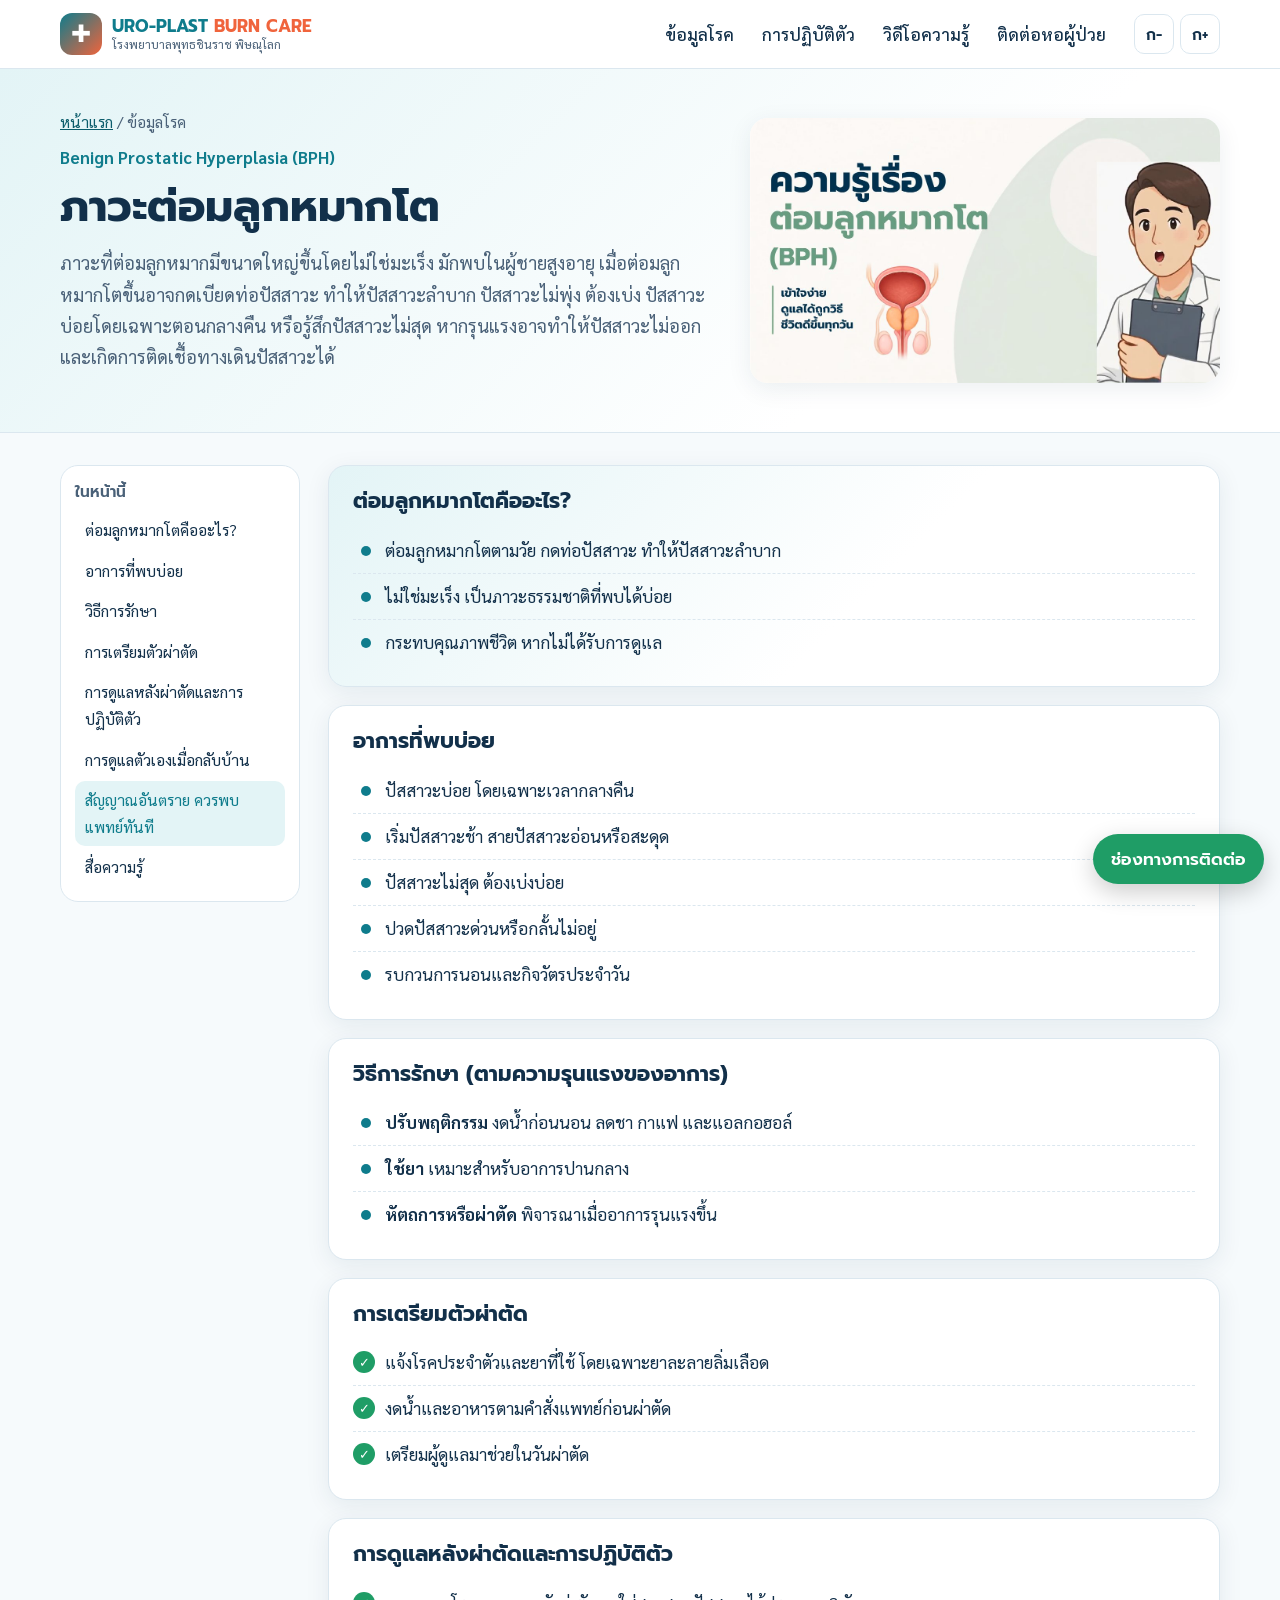
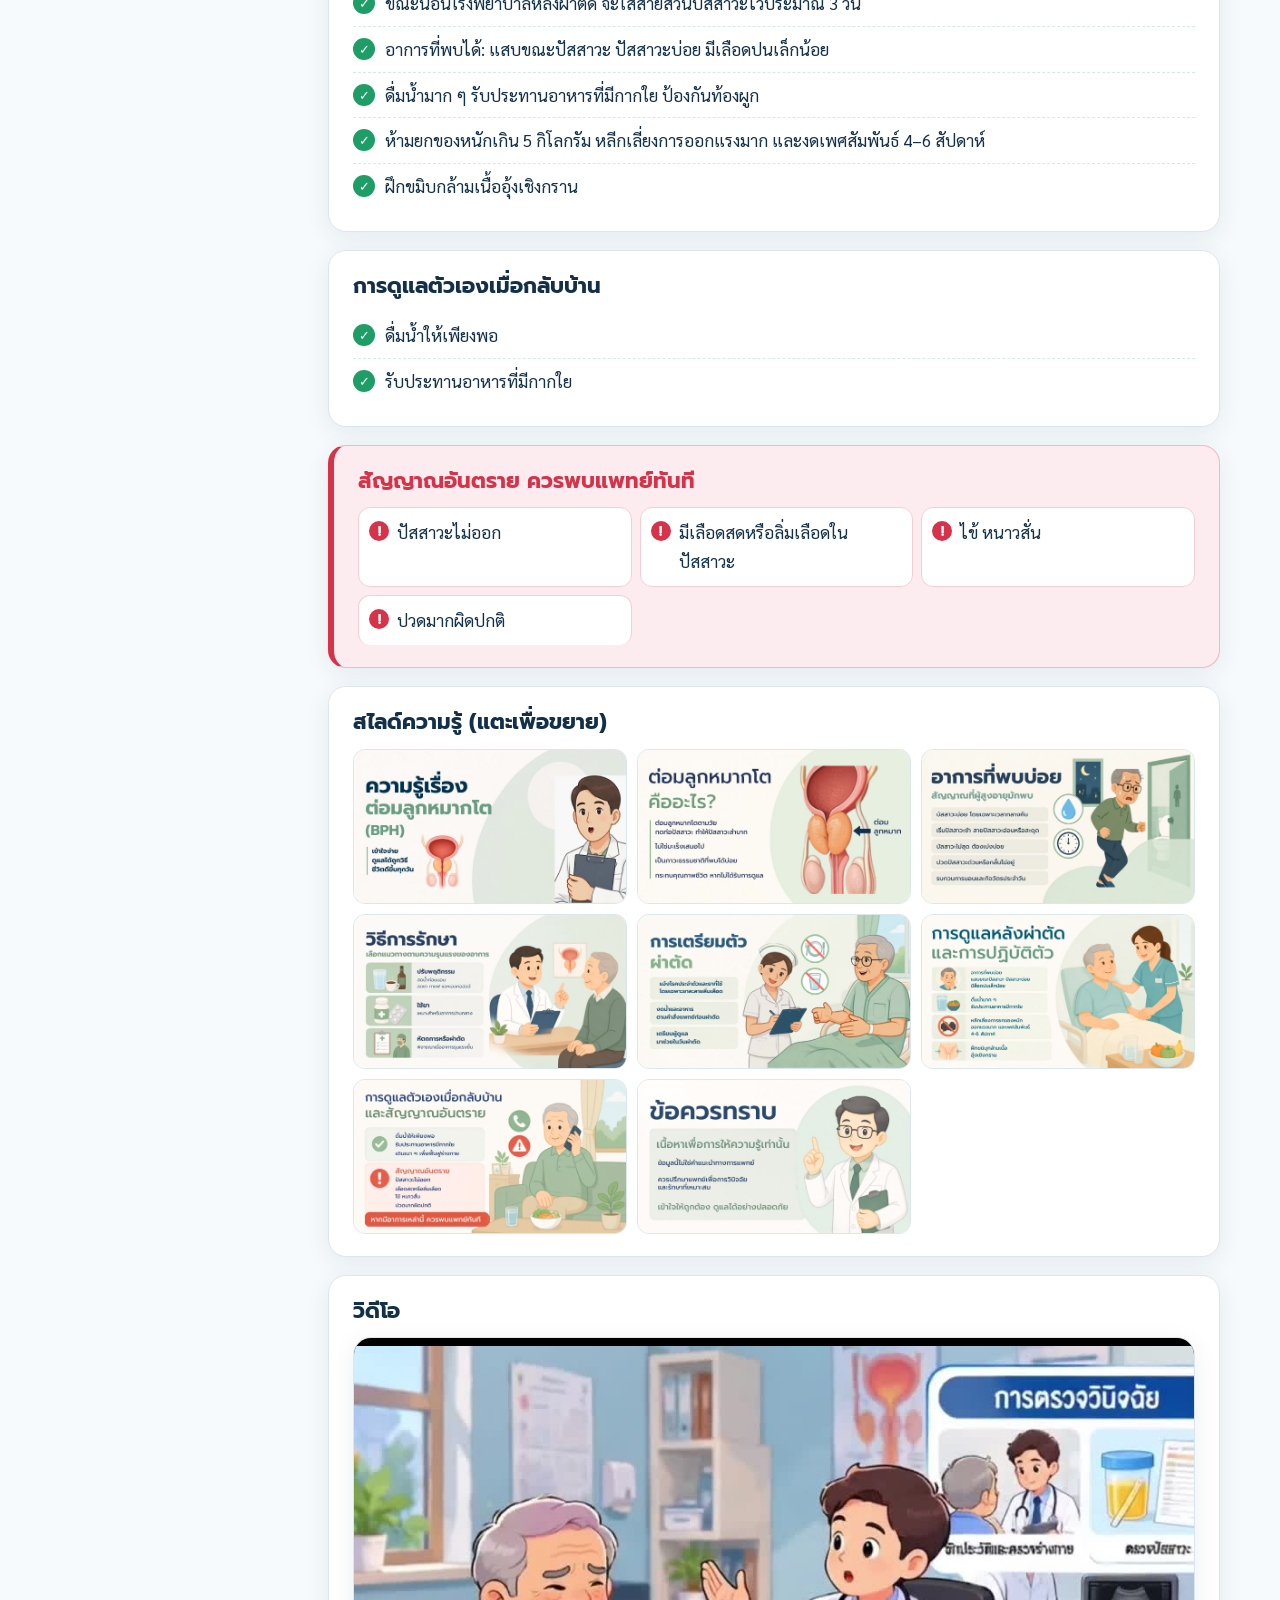
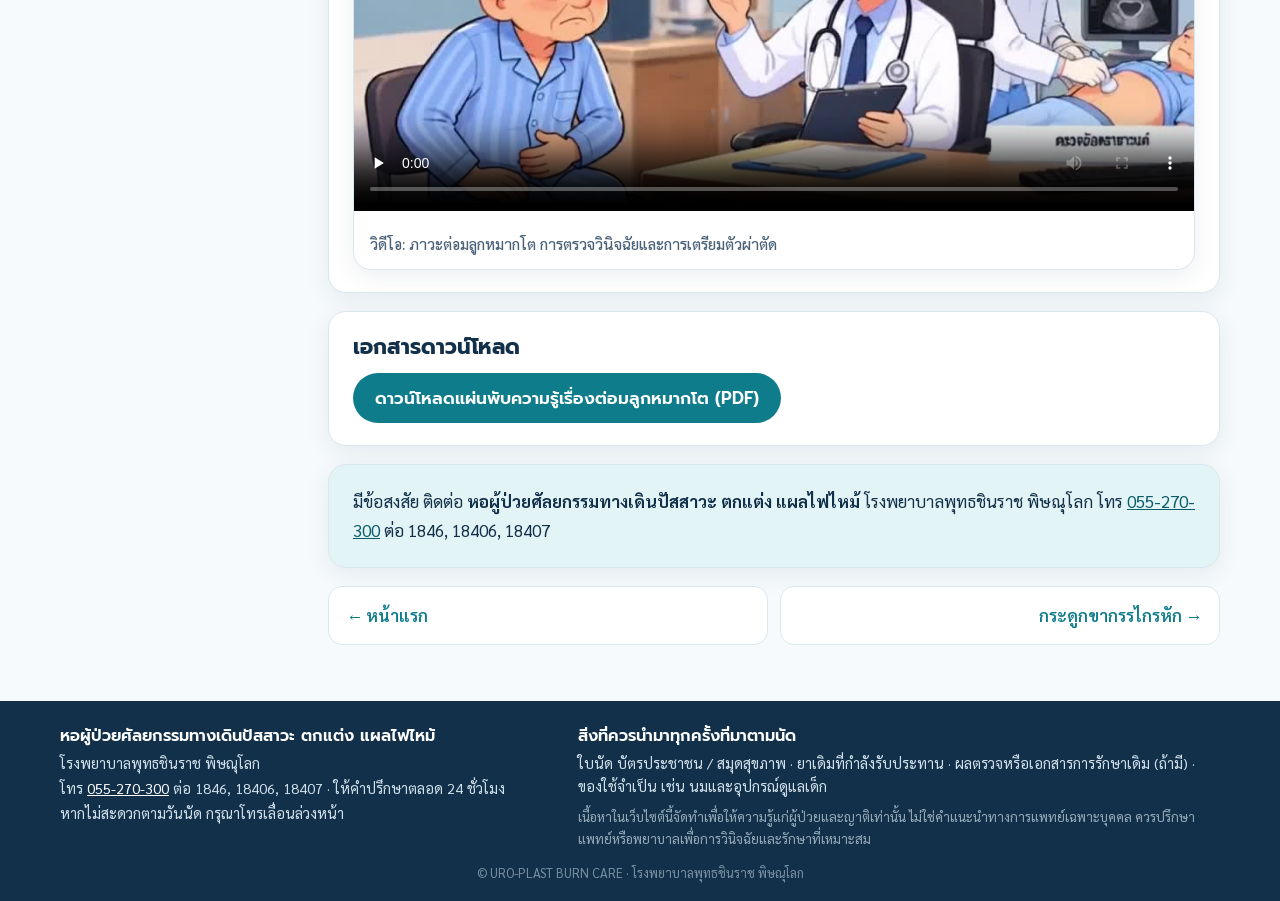
<file: bph.html>
<!doctype html>
<html lang="th">
<head>
<meta charset="utf-8">
<meta name="viewport" content="width=device-width, initial-scale=1">
<title>ภาวะต่อมลูกหมากโต (Benign Prostatic Hyperplasia (BPH)) | URO-PLAST BURN CARE</title>
<meta name="description" content="ภาวะที่ต่อมลูกหมากมีขนาดใหญ่ขึ้นโดยไม่ใช่มะเร็ง มักพบในผู้ชายสูงอายุ เมื่อต่อมลูกหมากโตขึ้นอาจกดเบียดท่อปัสสาวะ ทำให้ปัสสาวะลำบาก ปัสสาวะไม่พุ่ง ต้องเ">
<link rel="preconnect" href="https://fonts.googleapis.com">
<link rel="preconnect" href="https://fonts.gstatic.com" crossorigin>
<link href="https://fonts.googleapis.com/css2?family=Prompt:wght@500;600;700&family=Sarabun:wght@400;500;700&display=swap" rel="stylesheet">
<link rel="stylesheet" href="assets/css/style.css">
</head>
<body>
<a class="skip" href="#main">ข้ามไปยังเนื้อหา</a>
<header class="site-header">
  <div class="wrap bar">
    <a class="brand" href="index.html" aria-label="หน้าแรก URO-PLAST BURN CARE">
      <span class="logo" aria-hidden="true">✚</span>
      <span><b>URO-PLAST</b> <em>BURN CARE</em><small>โรงพยาบาลพุทธชินราช พิษณุโลก</small></span>
    </a>
    <div class="tools">
      <button class="fs-btn" data-fs="-1" aria-label="ลดขนาดตัวอักษร">ก-</button>
      <button class="fs-btn" data-fs="1" aria-label="เพิ่มขนาดตัวอักษร">ก+</button>
      <button class="menu-btn" aria-expanded="false" aria-controls="menu" aria-label="เมนู">☰</button>
    </div>
    <nav id="menu" class="menu"><ul><li><a href="index.html#topics">ข้อมูลโรค</a></li><li><a href="index.html#care">การปฏิบัติตัว</a></li><li><a href="index.html#videos">วิดีโอความรู้</a></li><li><a href="index.html#contact">ติดต่อหอผู้ป่วย</a></li></ul></nav>
  </div>
</header>
<main id="main" class="topic c-teal">
<section class="topic-hero">
  <div class="wrap th-grid">
    <div>
      <p class="crumb"><a href="index.html">หน้าแรก</a> / ข้อมูลโรค</p>
      <p class="eyebrow">Benign Prostatic Hyperplasia (BPH)</p>
      <h1>ภาวะต่อมลูกหมากโต</h1>
      <p class="hero-lead">ภาวะที่ต่อมลูกหมากมีขนาดใหญ่ขึ้นโดยไม่ใช่มะเร็ง มักพบในผู้ชายสูงอายุ เมื่อต่อมลูกหมากโตขึ้นอาจกดเบียดท่อปัสสาวะ ทำให้ปัสสาวะลำบาก ปัสสาวะไม่พุ่ง ต้องเบ่ง ปัสสาวะบ่อยโดยเฉพาะตอนกลางคืน หรือรู้สึกปัสสาวะไม่สุด หากรุนแรงอาจทำให้ปัสสาวะไม่ออกและเกิดการติดเชื้อทางเดินปัสสาวะได้</p>
    </div>
    <div class="th-art"><img src="assets/img/bph-page-1.jpg" alt="" class="zoom"></div>
  </div>
</section>
<div class="wrap topic-body">
  <aside class="toc" aria-label="สารบัญ"><p>ในหน้านี้</p><a href="#s1">ต่อมลูกหมากโตคืออะไร?</a><a href="#s2">อาการที่พบบ่อย</a><a href="#s3">วิธีการรักษา</a><a href="#s4">การเตรียมตัวผ่าตัด</a><a href="#s5">การดูแลหลังผ่าตัดและการปฏิบัติตัว</a><a href="#s6">การดูแลตัวเองเมื่อกลับบ้าน</a><a href="#s7">สัญญาณอันตราย ควรพบแพทย์ทันที</a><a href="#gallery">สื่อความรู้</a></aside>
  <div class="content">
    <section id="s1" class="panel k-info"><h2>ต่อมลูกหมากโตคืออะไร?</h2><ul><li>ต่อมลูกหมากโตตามวัย กดท่อปัสสาวะ ทำให้ปัสสาวะลำบาก</li><li>ไม่ใช่มะเร็ง เป็นภาวะธรรมชาติที่พบได้บ่อย</li><li>กระทบคุณภาพชีวิต หากไม่ได้รับการดูแล</li></ul></section><section id="s2" class="panel k-list"><h2>อาการที่พบบ่อย</h2><ul><li>ปัสสาวะบ่อย โดยเฉพาะเวลากลางคืน</li><li>เริ่มปัสสาวะช้า สายปัสสาวะอ่อนหรือสะดุด</li><li>ปัสสาวะไม่สุด ต้องเบ่งบ่อย</li><li>ปวดปัสสาวะด่วนหรือกลั้นไม่อยู่</li><li>รบกวนการนอนและกิจวัตรประจำวัน</li></ul></section><section id="s3" class="panel k-steps"><h2>วิธีการรักษา (ตามความรุนแรงของอาการ)</h2><ul><li><b>ปรับพฤติกรรม</b> งดน้ำก่อนนอน ลดชา กาแฟ และแอลกอฮอล์</li><li><b>ใช้ยา</b> เหมาะสำหรับอาการปานกลาง</li><li><b>หัตถการหรือผ่าตัด</b> พิจารณาเมื่ออาการรุนแรงขึ้น</li></ul></section><section id="s4" class="panel k-check"><h2>การเตรียมตัวผ่าตัด</h2><ul><li>แจ้งโรคประจำตัวและยาที่ใช้ โดยเฉพาะยาละลายลิ่มเลือด</li><li>งดน้ำและอาหารตามคำสั่งแพทย์ก่อนผ่าตัด</li><li>เตรียมผู้ดูแลมาช่วยในวันผ่าตัด</li></ul></section><section id="s5" class="panel k-check"><h2>การดูแลหลังผ่าตัดและการปฏิบัติตัว</h2><ul><li>ขณะนอนโรงพยาบาลหลังผ่าตัด จะใส่สายสวนปัสสาวะไว้ประมาณ 3 วัน</li><li>อาการที่พบได้: แสบขณะปัสสาวะ ปัสสาวะบ่อย มีเลือดปนเล็กน้อย</li><li>ดื่มน้ำมาก ๆ รับประทานอาหารที่มีกากใย ป้องกันท้องผูก</li><li>ห้ามยกของหนักเกิน 5 กิโลกรัม หลีกเลี่ยงการออกแรงมาก และงดเพศสัมพันธ์ 4–6 สัปดาห์</li><li>ฝึกขมิบกล้ามเนื้ออุ้งเชิงกราน</li></ul></section><section id="s6" class="panel k-check"><h2>การดูแลตัวเองเมื่อกลับบ้าน</h2><ul><li>ดื่มน้ำให้เพียงพอ</li><li>รับประทานอาหารที่มีกากใย</li></ul></section><section id="s7" class="panel k-danger"><h2>สัญญาณอันตราย ควรพบแพทย์ทันที</h2><ul><li>ปัสสาวะไม่ออก</li><li>มีเลือดสดหรือลิ่มเลือดในปัสสาวะ</li><li>ไข้ หนาวสั่น</li><li>ปวดมากผิดปกติ</li></ul></section>
    <section class="panel media" id="gallery"><h2>สไลด์ความรู้ (แตะเพื่อขยาย)</h2><div class="gallery"><img src="assets/img/bph-page-1.jpg" alt="สไลด์ที่ 1" loading="lazy" class="zoom"><img src="assets/img/bph-page-2.jpg" alt="สไลด์ที่ 2" loading="lazy" class="zoom"><img src="assets/img/bph-page-3.jpg" alt="สไลด์ที่ 3" loading="lazy" class="zoom"><img src="assets/img/bph-page-4.jpg" alt="สไลด์ที่ 4" loading="lazy" class="zoom"><img src="assets/img/bph-page-5.jpg" alt="สไลด์ที่ 5" loading="lazy" class="zoom"><img src="assets/img/bph-page-6.jpg" alt="สไลด์ที่ 6" loading="lazy" class="zoom"><img src="assets/img/bph-page-7.jpg" alt="สไลด์ที่ 7" loading="lazy" class="zoom"><img src="assets/img/bph-page-8.jpg" alt="สไลด์ที่ 8" loading="lazy" class="zoom"></div></section><section class="panel media" id="video"><h2>วิดีโอ</h2><figure class="video">
  <video controls preload="none" playsinline poster="assets/img/poster-bph.jpg"><source src="assets/video/bph.mp4" type="video/mp4">เบราว์เซอร์ของคุณไม่รองรับการเล่นวิดีโอ</video>
  <figcaption>วิดีโอ: ภาวะต่อมลูกหมากโต การตรวจวินิจฉัยและการเตรียมตัวผ่าตัด</figcaption>
</figure></section><section class="panel media"><h2>เอกสารดาวน์โหลด</h2><a class="btn primary" href="assets/docs/bph.pdf" target="_blank" rel="noopener">ดาวน์โหลดแผ่นพับความรู้เรื่องต่อมลูกหมากโต (PDF)</a></section>
    <section class="panel contact-mini"><p>มีข้อสงสัย ติดต่อ <b>หอผู้ป่วยศัลยกรรมทางเดินปัสสาวะ ตกแต่ง แผลไฟไหม้</b> โรงพยาบาลพุทธชินราช พิษณุโลก โทร <a href="tel:055270300">055-270-300</a> ต่อ 1846, 18406, 18407</p></section>
    <nav class="pager"><a href="index.html">← หน้าแรก</a><a href="fracture-mandible.html">กระดูกขากรรไกรหัก →</a></nav>
  </div>
</div>
</main>
<footer class="site-footer" id="contact">
  <div class="wrap foot">
    <div>
      <p class="foot-title">หอผู้ป่วยศัลยกรรมทางเดินปัสสาวะ ตกแต่ง แผลไฟไหม้</p>
      <p>โรงพยาบาลพุทธชินราช พิษณุโลก</p>
      <p>โทร <a href="tel:055270300">055-270-300</a> ต่อ 1846, 18406, 18407 · ให้คำปรึกษาตลอด 24 ชั่วโมง</p>
      <p>หากไม่สะดวกตามวันนัด กรุณาโทรเลื่อนล่วงหน้า</p>
    </div>
    <div>
      <p class="foot-title">สิ่งที่ควรนำมาทุกครั้งที่มาตามนัด</p>
      <p>ใบนัด บัตรประชาชน / สมุดสุขภาพ · ยาเดิมที่กำลังรับประทาน · ผลตรวจหรือเอกสารการรักษาเดิม (ถ้ามี) · ของใช้จำเป็น เช่น นมและอุปกรณ์ดูแลเด็ก</p>
      <p class="disclaimer">เนื้อหาในเว็บไซต์นี้จัดทำเพื่อให้ความรู้แก่ผู้ป่วยและญาติเท่านั้น ไม่ใช่คำแนะนำทางการแพทย์เฉพาะบุคคล ควรปรึกษาแพทย์หรือพยาบาลเพื่อการวินิจฉัยและรักษาที่เหมาะสม</p>
    </div>
  </div>
  <p class="copy">© URO-PLAST BURN CARE · โรงพยาบาลพุทธชินราช พิษณุโลก</p>
</footer>
<a href="tel:055270300" class="fab-call" aria-label="ช่องทางการติดต่อ"><span>ช่องทางการติดต่อ</span></a>
<button class="to-top" aria-label="กลับขึ้นด้านบน">↑</button>
<div class="lightbox" hidden><button class="lb-close" aria-label="ปิด">✕</button><img alt=""></div>
<script src="assets/js/main.js"></script>
</body>
</html>
</file>
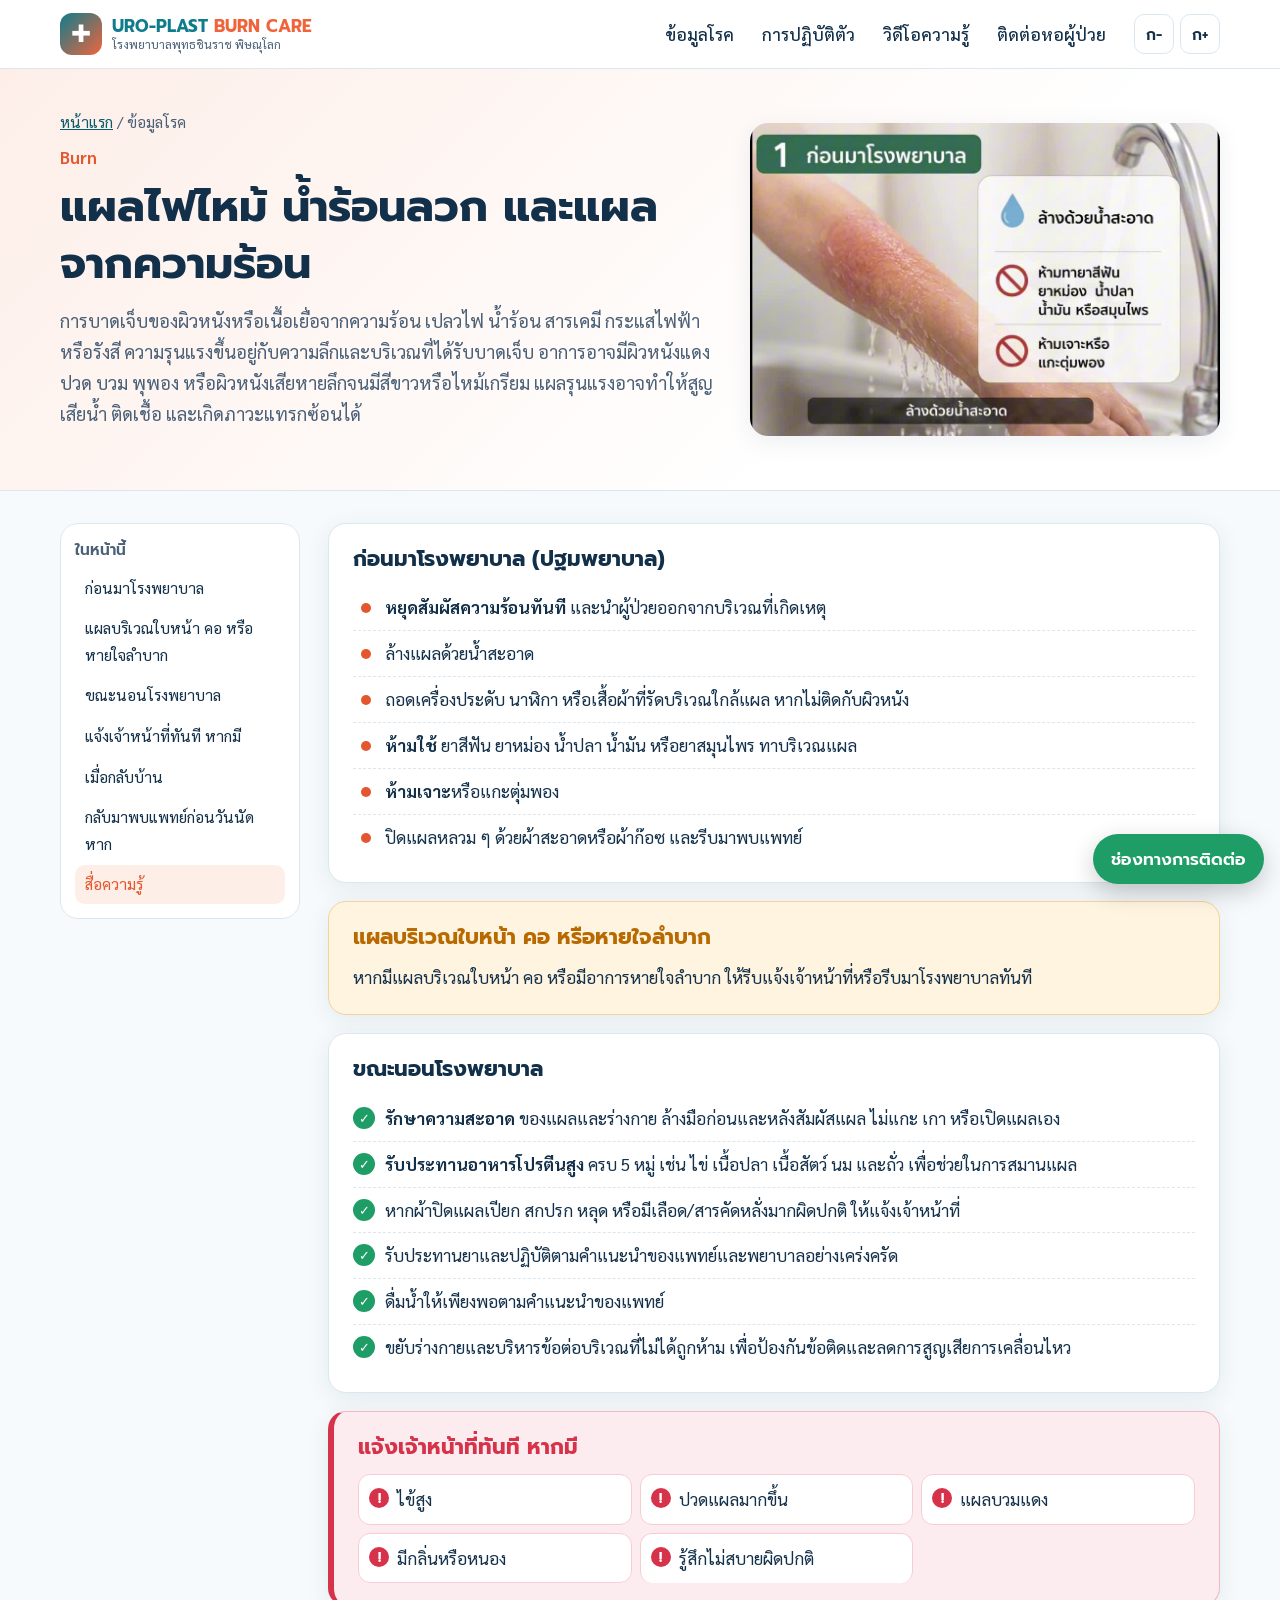
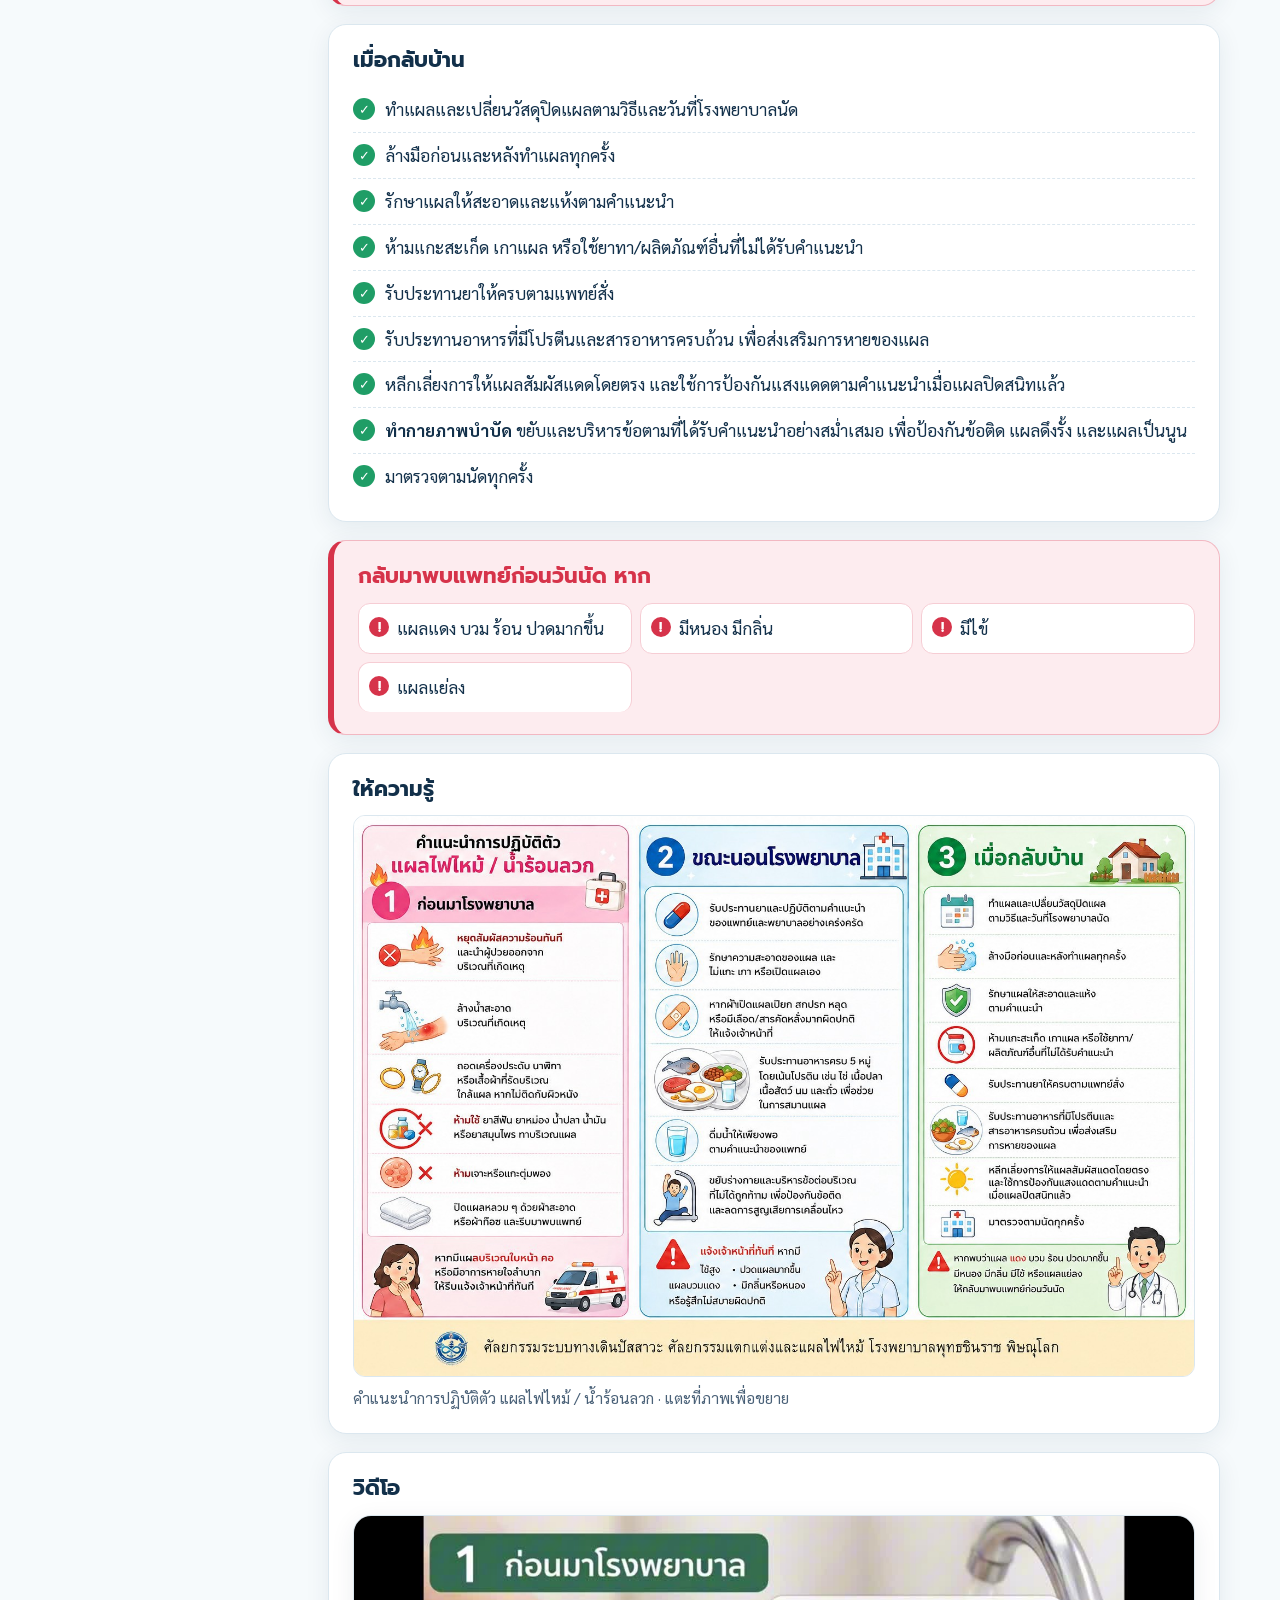
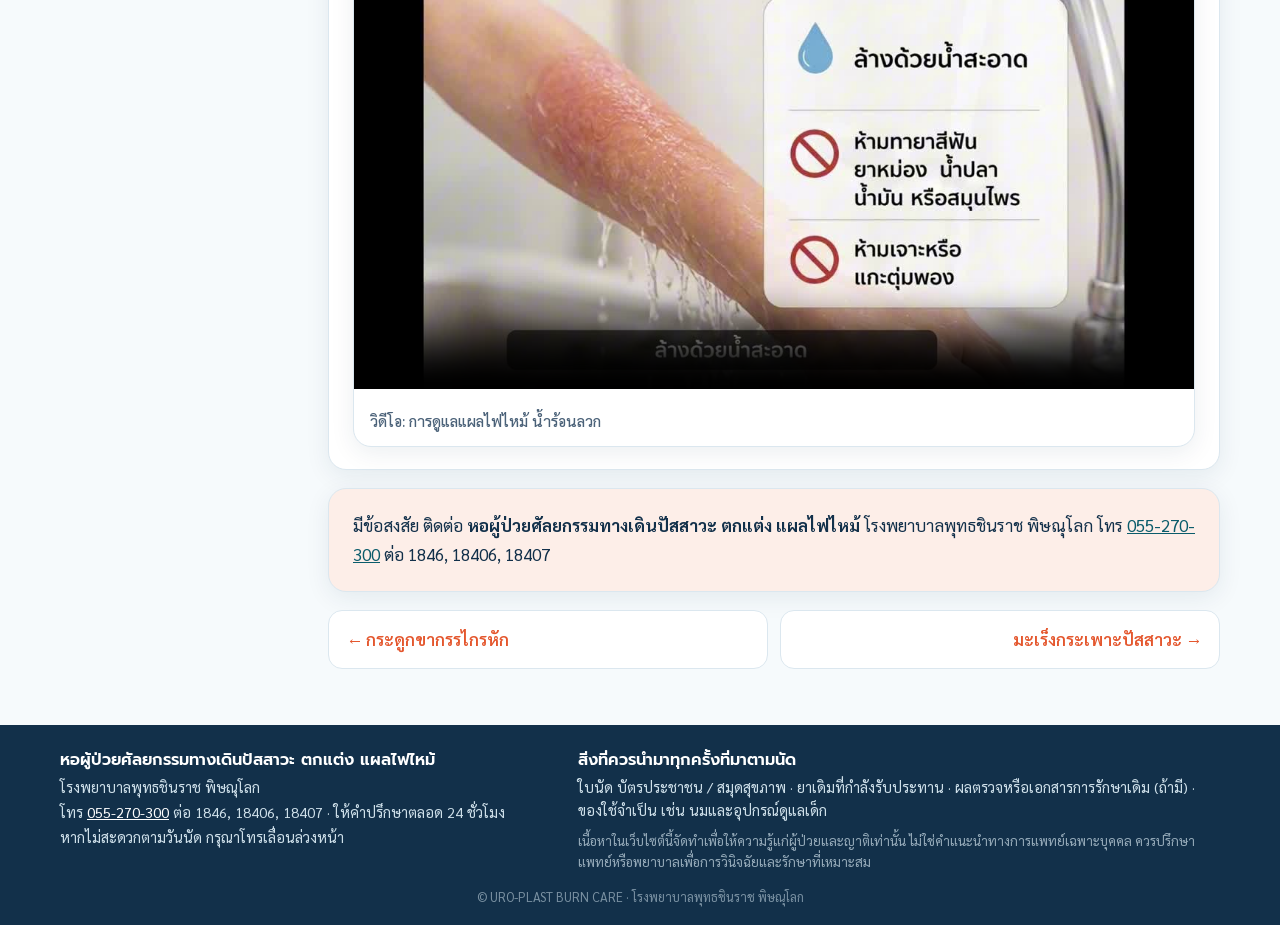
<file: burn.html>
<!doctype html>
<html lang="th">
<head>
<meta charset="utf-8">
<meta name="viewport" content="width=device-width, initial-scale=1">
<title>แผลไฟไหม้ น้ำร้อนลวก และแผลจากความร้อน (Burn) | URO-PLAST BURN CARE</title>
<meta name="description" content="การบาดเจ็บของผิวหนังหรือเนื้อเยื่อจากความร้อน เปลวไฟ น้ำร้อน สารเคมี กระแสไฟฟ้า หรือรังสี ความรุนแรงขึ้นอยู่กับความลึกและบริเวณที่ได้รับบาดเจ็บ อาการอ">
<link rel="preconnect" href="https://fonts.googleapis.com">
<link rel="preconnect" href="https://fonts.gstatic.com" crossorigin>
<link href="https://fonts.googleapis.com/css2?family=Prompt:wght@500;600;700&family=Sarabun:wght@400;500;700&display=swap" rel="stylesheet">
<link rel="stylesheet" href="assets/css/style.css">
</head>
<body>
<a class="skip" href="#main">ข้ามไปยังเนื้อหา</a>
<header class="site-header">
  <div class="wrap bar">
    <a class="brand" href="index.html" aria-label="หน้าแรก URO-PLAST BURN CARE">
      <span class="logo" aria-hidden="true">✚</span>
      <span><b>URO-PLAST</b> <em>BURN CARE</em><small>โรงพยาบาลพุทธชินราช พิษณุโลก</small></span>
    </a>
    <div class="tools">
      <button class="fs-btn" data-fs="-1" aria-label="ลดขนาดตัวอักษร">ก-</button>
      <button class="fs-btn" data-fs="1" aria-label="เพิ่มขนาดตัวอักษร">ก+</button>
      <button class="menu-btn" aria-expanded="false" aria-controls="menu" aria-label="เมนู">☰</button>
    </div>
    <nav id="menu" class="menu"><ul><li><a href="index.html#topics">ข้อมูลโรค</a></li><li><a href="index.html#care">การปฏิบัติตัว</a></li><li><a href="index.html#videos">วิดีโอความรู้</a></li><li><a href="index.html#contact">ติดต่อหอผู้ป่วย</a></li></ul></nav>
  </div>
</header>
<main id="main" class="topic c-coral">
<section class="topic-hero">
  <div class="wrap th-grid">
    <div>
      <p class="crumb"><a href="index.html">หน้าแรก</a> / ข้อมูลโรค</p>
      <p class="eyebrow">Burn</p>
      <h1>แผลไฟไหม้ น้ำร้อนลวก และแผลจากความร้อน</h1>
      <p class="hero-lead">การบาดเจ็บของผิวหนังหรือเนื้อเยื่อจากความร้อน เปลวไฟ น้ำร้อน สารเคมี กระแสไฟฟ้า หรือรังสี ความรุนแรงขึ้นอยู่กับความลึกและบริเวณที่ได้รับบาดเจ็บ อาการอาจมีผิวหนังแดง ปวด บวม พุพอง หรือผิวหนังเสียหายลึกจนมีสีขาวหรือไหม้เกรียม แผลรุนแรงอาจทำให้สูญเสียน้ำ ติดเชื้อ และเกิดภาวะแทรกซ้อนได้</p>
    </div>
    <div class="th-art"><img src="assets/img/poster-burn1.jpg" alt="" class="zoom"></div>
  </div>
</section>
<div class="wrap topic-body">
  <aside class="toc" aria-label="สารบัญ"><p>ในหน้านี้</p><a href="#s1">ก่อนมาโรงพยาบาล</a><a href="#s2">แผลบริเวณใบหน้า คอ หรือหายใจลำบาก</a><a href="#s3">ขณะนอนโรงพยาบาล</a><a href="#s4">แจ้งเจ้าหน้าที่ทันที หากมี</a><a href="#s5">เมื่อกลับบ้าน</a><a href="#s6">กลับมาพบแพทย์ก่อนวันนัด หาก</a><a href="#infographic">สื่อความรู้</a></aside>
  <div class="content">
    <section id="s1" class="panel k-steps"><h2>ก่อนมาโรงพยาบาล (ปฐมพยาบาล)</h2><ul><li><b>หยุดสัมผัสความร้อนทันที</b> และนำผู้ป่วยออกจากบริเวณที่เกิดเหตุ</li><li>ล้างแผลด้วยน้ำสะอาด</li><li>ถอดเครื่องประดับ นาฬิกา หรือเสื้อผ้าที่รัดบริเวณใกล้แผล หากไม่ติดกับผิวหนัง</li><li><b>ห้ามใช้</b> ยาสีฟัน ยาหม่อง น้ำปลา น้ำมัน หรือยาสมุนไพร ทาบริเวณแผล</li><li><b>ห้ามเจาะ</b>หรือแกะตุ่มพอง</li><li>ปิดแผลหลวม ๆ ด้วยผ้าสะอาดหรือผ้าก๊อซ และรีบมาพบแพทย์</li></ul></section><section id="s2" class="panel k-warn"><h2>แผลบริเวณใบหน้า คอ หรือหายใจลำบาก</h2><p>หากมีแผลบริเวณใบหน้า คอ หรือมีอาการหายใจลำบาก ให้รีบแจ้งเจ้าหน้าที่หรือรีบมาโรงพยาบาลทันที</p></section><section id="s3" class="panel k-check"><h2>ขณะนอนโรงพยาบาล</h2><ul><li><b>รักษาความสะอาด</b> ของแผลและร่างกาย ล้างมือก่อนและหลังสัมผัสแผล ไม่แกะ เกา หรือเปิดแผลเอง</li><li><b>รับประทานอาหารโปรตีนสูง</b> ครบ 5 หมู่ เช่น ไข่ เนื้อปลา เนื้อสัตว์ นม และถั่ว เพื่อช่วยในการสมานแผล</li><li>หากผ้าปิดแผลเปียก สกปรก หลุด หรือมีเลือด/สารคัดหลั่งมากผิดปกติ ให้แจ้งเจ้าหน้าที่</li><li>รับประทานยาและปฏิบัติตามคำแนะนำของแพทย์และพยาบาลอย่างเคร่งครัด</li><li>ดื่มน้ำให้เพียงพอตามคำแนะนำของแพทย์</li><li>ขยับร่างกายและบริหารข้อต่อบริเวณที่ไม่ได้ถูกห้าม เพื่อป้องกันข้อติดและลดการสูญเสียการเคลื่อนไหว</li></ul></section><section id="s4" class="panel k-danger"><h2>แจ้งเจ้าหน้าที่ทันที หากมี</h2><ul><li>ไข้สูง</li><li>ปวดแผลมากขึ้น</li><li>แผลบวมแดง</li><li>มีกลิ่นหรือหนอง</li><li>รู้สึกไม่สบายผิดปกติ</li></ul></section><section id="s5" class="panel k-check"><h2>เมื่อกลับบ้าน</h2><ul><li>ทำแผลและเปลี่ยนวัสดุปิดแผลตามวิธีและวันที่โรงพยาบาลนัด</li><li>ล้างมือก่อนและหลังทำแผลทุกครั้ง</li><li>รักษาแผลให้สะอาดและแห้งตามคำแนะนำ</li><li>ห้ามแกะสะเก็ด เกาแผล หรือใช้ยาทา/ผลิตภัณฑ์อื่นที่ไม่ได้รับคำแนะนำ</li><li>รับประทานยาให้ครบตามแพทย์สั่ง</li><li>รับประทานอาหารที่มีโปรตีนและสารอาหารครบถ้วน เพื่อส่งเสริมการหายของแผล</li><li>หลีกเลี่ยงการให้แผลสัมผัสแดดโดยตรง และใช้การป้องกันแสงแดดตามคำแนะนำเมื่อแผลปิดสนิทแล้ว</li><li><b>ทำกายภาพบำบัด</b> ขยับและบริหารข้อตามที่ได้รับคำแนะนำอย่างสม่ำเสมอ เพื่อป้องกันข้อติด แผลดึงรั้ง และแผลเป็นนูน</li><li>มาตรวจตามนัดทุกครั้ง</li></ul></section><section id="s6" class="panel k-danger"><h2>กลับมาพบแพทย์ก่อนวันนัด หาก</h2><ul><li>แผลแดง บวม ร้อน ปวดมากขึ้น</li><li>มีหนอง มีกลิ่น</li><li>มีไข้</li><li>แผลแย่ลง</li></ul></section>
    <section class="panel media" id="infographic"><h2>ให้ความรู้</h2><figure><img src="assets/img/burn-care.jpg" alt="คำแนะนำการปฏิบัติตัว แผลไฟไหม้ / น้ำร้อนลวก" loading="lazy" class="zoom"><figcaption>คำแนะนำการปฏิบัติตัว แผลไฟไหม้ / น้ำร้อนลวก · แตะที่ภาพเพื่อขยาย</figcaption></figure></section><section class="panel media" id="video"><h2>วิดีโอ</h2><figure class="video">
  <video controls preload="none" playsinline poster="assets/img/poster-burn1.jpg"><source src="assets/video/burn-care.mp4" type="video/mp4">เบราว์เซอร์ของคุณไม่รองรับการเล่นวิดีโอ</video>
  <figcaption>วิดีโอ: การดูแลแผลไฟไหม้ น้ำร้อนลวก</figcaption>
</figure></section>
    <section class="panel contact-mini"><p>มีข้อสงสัย ติดต่อ <b>หอผู้ป่วยศัลยกรรมทางเดินปัสสาวะ ตกแต่ง แผลไฟไหม้</b> โรงพยาบาลพุทธชินราช พิษณุโลก โทร <a href="tel:055270300">055-270-300</a> ต่อ 1846, 18406, 18407</p></section>
    <nav class="pager"><a href="fracture-mandible.html">← กระดูกขากรรไกรหัก</a><a href="bladder-cancer.html">มะเร็งกระเพาะปัสสาวะ →</a></nav>
  </div>
</div>
</main>
<footer class="site-footer" id="contact">
  <div class="wrap foot">
    <div>
      <p class="foot-title">หอผู้ป่วยศัลยกรรมทางเดินปัสสาวะ ตกแต่ง แผลไฟไหม้</p>
      <p>โรงพยาบาลพุทธชินราช พิษณุโลก</p>
      <p>โทร <a href="tel:055270300">055-270-300</a> ต่อ 1846, 18406, 18407 · ให้คำปรึกษาตลอด 24 ชั่วโมง</p>
      <p>หากไม่สะดวกตามวันนัด กรุณาโทรเลื่อนล่วงหน้า</p>
    </div>
    <div>
      <p class="foot-title">สิ่งที่ควรนำมาทุกครั้งที่มาตามนัด</p>
      <p>ใบนัด บัตรประชาชน / สมุดสุขภาพ · ยาเดิมที่กำลังรับประทาน · ผลตรวจหรือเอกสารการรักษาเดิม (ถ้ามี) · ของใช้จำเป็น เช่น นมและอุปกรณ์ดูแลเด็ก</p>
      <p class="disclaimer">เนื้อหาในเว็บไซต์นี้จัดทำเพื่อให้ความรู้แก่ผู้ป่วยและญาติเท่านั้น ไม่ใช่คำแนะนำทางการแพทย์เฉพาะบุคคล ควรปรึกษาแพทย์หรือพยาบาลเพื่อการวินิจฉัยและรักษาที่เหมาะสม</p>
    </div>
  </div>
  <p class="copy">© URO-PLAST BURN CARE · โรงพยาบาลพุทธชินราช พิษณุโลก</p>
</footer>
<a href="tel:055270300" class="fab-call" aria-label="ช่องทางการติดต่อ"><span>ช่องทางการติดต่อ</span></a>
<button class="to-top" aria-label="กลับขึ้นด้านบน">↑</button>
<div class="lightbox" hidden><button class="lb-close" aria-label="ปิด">✕</button><img alt=""></div>
<script src="assets/js/main.js"></script>
</body>
</html>
</file>
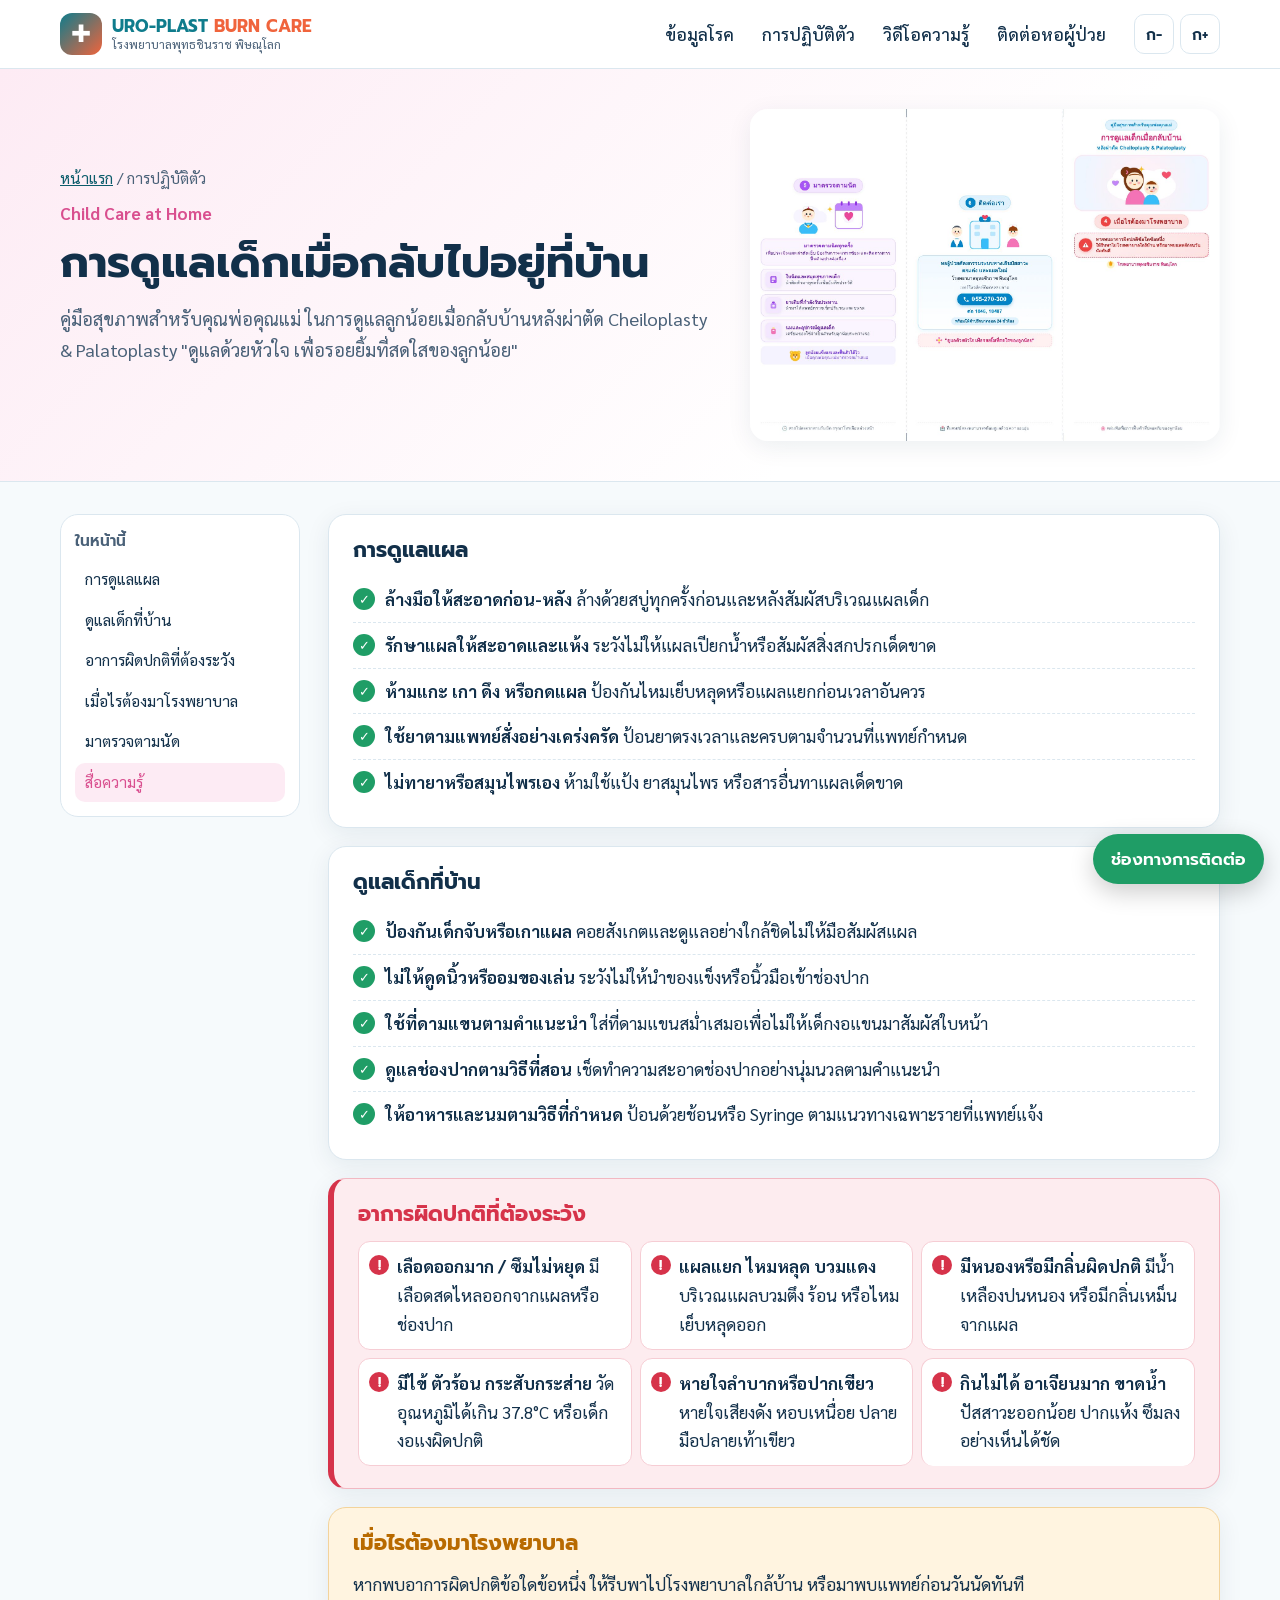
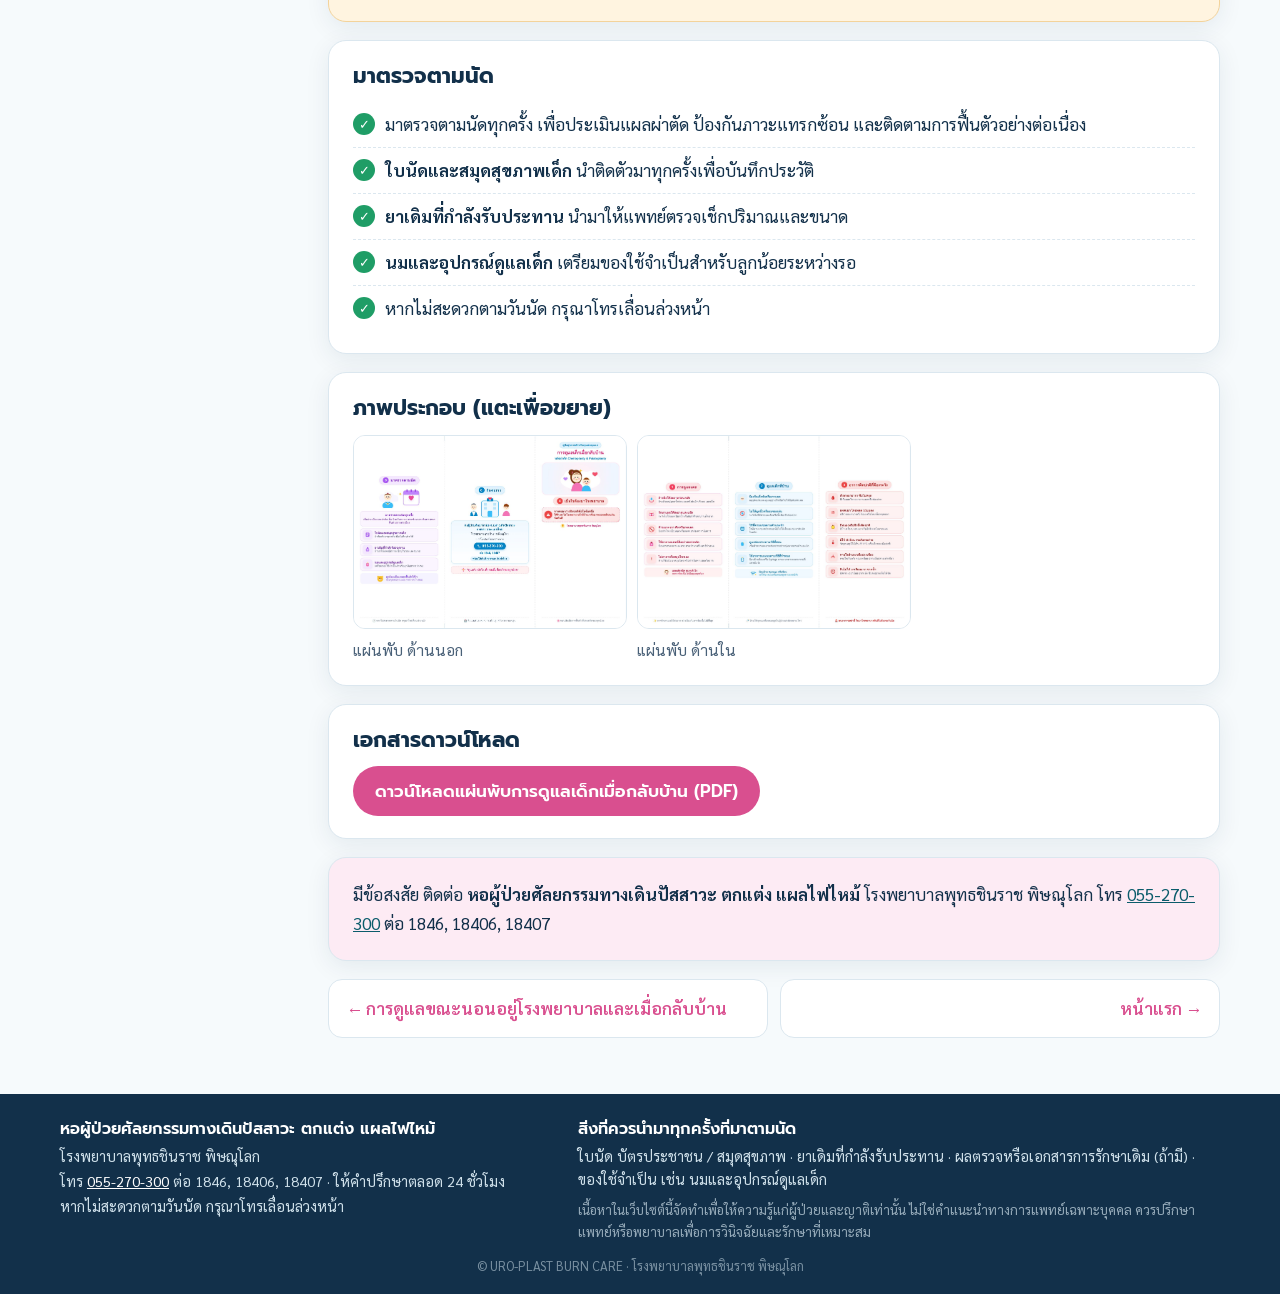
<file: child-home-care.html>
<!doctype html>
<html lang="th">
<head>
<meta charset="utf-8">
<meta name="viewport" content="width=device-width, initial-scale=1">
<title>การดูแลเด็กเมื่อกลับไปอยู่ที่บ้าน (Child Care at Home) | URO-PLAST BURN CARE</title>
<meta name="description" content="คู่มือสุขภาพสำหรับคุณพ่อคุณแม่ ในการดูแลลูกน้อยเมื่อกลับบ้านหลังผ่าตัด Cheiloplasty &amp; Palatoplasty &quot;ดูแลด้วยหัวใจ เพื่อรอยยิ้มที่สดใสของลูกน้อย&quot;">
<link rel="preconnect" href="https://fonts.googleapis.com">
<link rel="preconnect" href="https://fonts.gstatic.com" crossorigin>
<link href="https://fonts.googleapis.com/css2?family=Prompt:wght@500;600;700&family=Sarabun:wght@400;500;700&display=swap" rel="stylesheet">
<link rel="stylesheet" href="assets/css/style.css">
</head>
<body>
<a class="skip" href="#main">ข้ามไปยังเนื้อหา</a>
<header class="site-header">
  <div class="wrap bar">
    <a class="brand" href="index.html" aria-label="หน้าแรก URO-PLAST BURN CARE">
      <span class="logo" aria-hidden="true">✚</span>
      <span><b>URO-PLAST</b> <em>BURN CARE</em><small>โรงพยาบาลพุทธชินราช พิษณุโลก</small></span>
    </a>
    <div class="tools">
      <button class="fs-btn" data-fs="-1" aria-label="ลดขนาดตัวอักษร">ก-</button>
      <button class="fs-btn" data-fs="1" aria-label="เพิ่มขนาดตัวอักษร">ก+</button>
      <button class="menu-btn" aria-expanded="false" aria-controls="menu" aria-label="เมนู">☰</button>
    </div>
    <nav id="menu" class="menu"><ul><li><a href="index.html#topics">ข้อมูลโรค</a></li><li><a href="index.html#care">การปฏิบัติตัว</a></li><li><a href="index.html#videos">วิดีโอความรู้</a></li><li><a href="index.html#contact">ติดต่อหอผู้ป่วย</a></li></ul></nav>
  </div>
</header>
<main id="main" class="topic c-pink">
<section class="topic-hero">
  <div class="wrap th-grid">
    <div>
      <p class="crumb"><a href="index.html">หน้าแรก</a> / การปฏิบัติตัว</p>
      <p class="eyebrow">Child Care at Home</p>
      <h1>การดูแลเด็กเมื่อกลับไปอยู่ที่บ้าน</h1>
      <p class="hero-lead">คู่มือสุขภาพสำหรับคุณพ่อคุณแม่ ในการดูแลลูกน้อยเมื่อกลับบ้านหลังผ่าตัด Cheiloplasty & Palatoplasty "ดูแลด้วยหัวใจ เพื่อรอยยิ้มที่สดใสของลูกน้อย"</p>
    </div>
    <div class="th-art"><img src="assets/img/child-leaflet-1.jpg" alt="" class="zoom"></div>
  </div>
</section>
<div class="wrap topic-body">
  <aside class="toc" aria-label="สารบัญ"><p>ในหน้านี้</p><a href="#s1">การดูแลแผล</a><a href="#s2">ดูแลเด็กที่บ้าน</a><a href="#s3">อาการผิดปกติที่ต้องระวัง</a><a href="#s4">เมื่อไรต้องมาโรงพยาบาล</a><a href="#s5">มาตรวจตามนัด</a><a href="#pics">สื่อความรู้</a></aside>
  <div class="content">
    <section id="s1" class="panel k-check"><h2>การดูแลแผล</h2><ul><li><b>ล้างมือให้สะอาดก่อน-หลัง</b> ล้างด้วยสบู่ทุกครั้งก่อนและหลังสัมผัสบริเวณแผลเด็ก</li><li><b>รักษาแผลให้สะอาดและแห้ง</b> ระวังไม่ให้แผลเปียกน้ำหรือสัมผัสสิ่งสกปรกเด็ดขาด</li><li><b>ห้ามแกะ เกา ดึง หรือกดแผล</b> ป้องกันไหมเย็บหลุดหรือแผลแยกก่อนเวลาอันควร</li><li><b>ใช้ยาตามแพทย์สั่งอย่างเคร่งครัด</b> ป้อนยาตรงเวลาและครบตามจำนวนที่แพทย์กำหนด</li><li><b>ไม่ทายาหรือสมุนไพรเอง</b> ห้ามใช้แป้ง ยาสมุนไพร หรือสารอื่นทาแผลเด็ดขาด</li></ul></section><section id="s2" class="panel k-check"><h2>ดูแลเด็กที่บ้าน</h2><ul><li><b>ป้องกันเด็กจับหรือเกาแผล</b> คอยสังเกตและดูแลอย่างใกล้ชิดไม่ให้มือสัมผัสแผล</li><li><b>ไม่ให้ดูดนิ้วหรืออมของเล่น</b> ระวังไม่ให้นำของแข็งหรือนิ้วมือเข้าช่องปาก</li><li><b>ใช้ที่ดามแขนตามคำแนะนำ</b> ใส่ที่ดามแขนสม่ำเสมอเพื่อไม่ให้เด็กงอแขนมาสัมผัสใบหน้า</li><li><b>ดูแลช่องปากตามวิธีที่สอน</b> เช็ดทำความสะอาดช่องปากอย่างนุ่มนวลตามคำแนะนำ</li><li><b>ให้อาหารและนมตามวิธีที่กำหนด</b> ป้อนด้วยช้อนหรือ Syringe ตามแนวทางเฉพาะรายที่แพทย์แจ้ง</li></ul></section><section id="s3" class="panel k-danger"><h2>อาการผิดปกติที่ต้องระวัง</h2><ul><li><b>เลือดออกมาก / ซึมไม่หยุด</b> มีเลือดสดไหลออกจากแผลหรือช่องปาก</li><li><b>แผลแยก ไหมหลุด บวมแดง</b> บริเวณแผลบวมตึง ร้อน หรือไหมเย็บหลุดออก</li><li><b>มีหนองหรือมีกลิ่นผิดปกติ</b> มีน้ำเหลืองปนหนอง หรือมีกลิ่นเหม็นจากแผล</li><li><b>มีไข้ ตัวร้อน กระสับกระส่าย</b> วัดอุณหภูมิได้เกิน 37.8°C หรือเด็กงอแงผิดปกติ</li><li><b>หายใจลำบากหรือปากเขียว</b> หายใจเสียงดัง หอบเหนื่อย ปลายมือปลายเท้าเขียว</li><li><b>กินไม่ได้ อาเจียนมาก ขาดน้ำ</b> ปัสสาวะออกน้อย ปากแห้ง ซึมลงอย่างเห็นได้ชัด</li></ul></section><section id="s4" class="panel k-warn"><h2>เมื่อไรต้องมาโรงพยาบาล</h2><p>หากพบอาการผิดปกติข้อใดข้อหนึ่ง ให้รีบพาไปโรงพยาบาลใกล้บ้าน หรือมาพบแพทย์ก่อนวันนัดทันที</p></section><section id="s5" class="panel k-check"><h2>มาตรวจตามนัด</h2><ul><li>มาตรวจตามนัดทุกครั้ง เพื่อประเมินแผลผ่าตัด ป้องกันภาวะแทรกซ้อน และติดตามการฟื้นตัวอย่างต่อเนื่อง</li><li><b>ใบนัดและสมุดสุขภาพเด็ก</b> นำติดตัวมาทุกครั้งเพื่อบันทึกประวัติ</li><li><b>ยาเดิมที่กำลังรับประทาน</b> นำมาให้แพทย์ตรวจเช็กปริมาณและขนาด</li><li><b>นมและอุปกรณ์ดูแลเด็ก</b> เตรียมของใช้จำเป็นสำหรับลูกน้อยระหว่างรอ</li><li>หากไม่สะดวกตามวันนัด กรุณาโทรเลื่อนล่วงหน้า</li></ul></section>
    <section class="panel media" id="pics"><h2>ภาพประกอบ (แตะเพื่อขยาย)</h2><div class="gallery"><figure><img src="assets/img/child-leaflet-1.jpg" alt="แผ่นพับ ด้านนอก" loading="lazy" class="zoom"><figcaption>แผ่นพับ ด้านนอก</figcaption></figure><figure><img src="assets/img/child-leaflet-2.jpg" alt="แผ่นพับ ด้านใน" loading="lazy" class="zoom"><figcaption>แผ่นพับ ด้านใน</figcaption></figure></div></section><section class="panel media"><h2>เอกสารดาวน์โหลด</h2><a class="btn primary" href="assets/docs/child-home-care.pdf" target="_blank" rel="noopener">ดาวน์โหลดแผ่นพับการดูแลเด็กเมื่อกลับบ้าน (PDF)</a></section>
    <section class="panel contact-mini"><p>มีข้อสงสัย ติดต่อ <b>หอผู้ป่วยศัลยกรรมทางเดินปัสสาวะ ตกแต่ง แผลไฟไหม้</b> โรงพยาบาลพุทธชินราช พิษณุโลก โทร <a href="tel:055270300">055-270-300</a> ต่อ 1846, 18406, 18407</p></section>
    <nav class="pager"><a href="hospital-home-care.html">← การดูแลขณะนอนอยู่โรงพยาบาลและเมื่อกลับบ้าน</a><a href="index.html">หน้าแรก →</a></nav>
  </div>
</div>
</main>
<footer class="site-footer" id="contact">
  <div class="wrap foot">
    <div>
      <p class="foot-title">หอผู้ป่วยศัลยกรรมทางเดินปัสสาวะ ตกแต่ง แผลไฟไหม้</p>
      <p>โรงพยาบาลพุทธชินราช พิษณุโลก</p>
      <p>โทร <a href="tel:055270300">055-270-300</a> ต่อ 1846, 18406, 18407 · ให้คำปรึกษาตลอด 24 ชั่วโมง</p>
      <p>หากไม่สะดวกตามวันนัด กรุณาโทรเลื่อนล่วงหน้า</p>
    </div>
    <div>
      <p class="foot-title">สิ่งที่ควรนำมาทุกครั้งที่มาตามนัด</p>
      <p>ใบนัด บัตรประชาชน / สมุดสุขภาพ · ยาเดิมที่กำลังรับประทาน · ผลตรวจหรือเอกสารการรักษาเดิม (ถ้ามี) · ของใช้จำเป็น เช่น นมและอุปกรณ์ดูแลเด็ก</p>
      <p class="disclaimer">เนื้อหาในเว็บไซต์นี้จัดทำเพื่อให้ความรู้แก่ผู้ป่วยและญาติเท่านั้น ไม่ใช่คำแนะนำทางการแพทย์เฉพาะบุคคล ควรปรึกษาแพทย์หรือพยาบาลเพื่อการวินิจฉัยและรักษาที่เหมาะสม</p>
    </div>
  </div>
  <p class="copy">© URO-PLAST BURN CARE · โรงพยาบาลพุทธชินราช พิษณุโลก</p>
</footer>
<a href="tel:055270300" class="fab-call" aria-label="ช่องทางการติดต่อ"><span>ช่องทางการติดต่อ</span></a>
<button class="to-top" aria-label="กลับขึ้นด้านบน">↑</button>
<div class="lightbox" hidden><button class="lb-close" aria-label="ปิด">✕</button><img alt=""></div>
<script src="assets/js/main.js"></script>
</body>
</html>
</file>
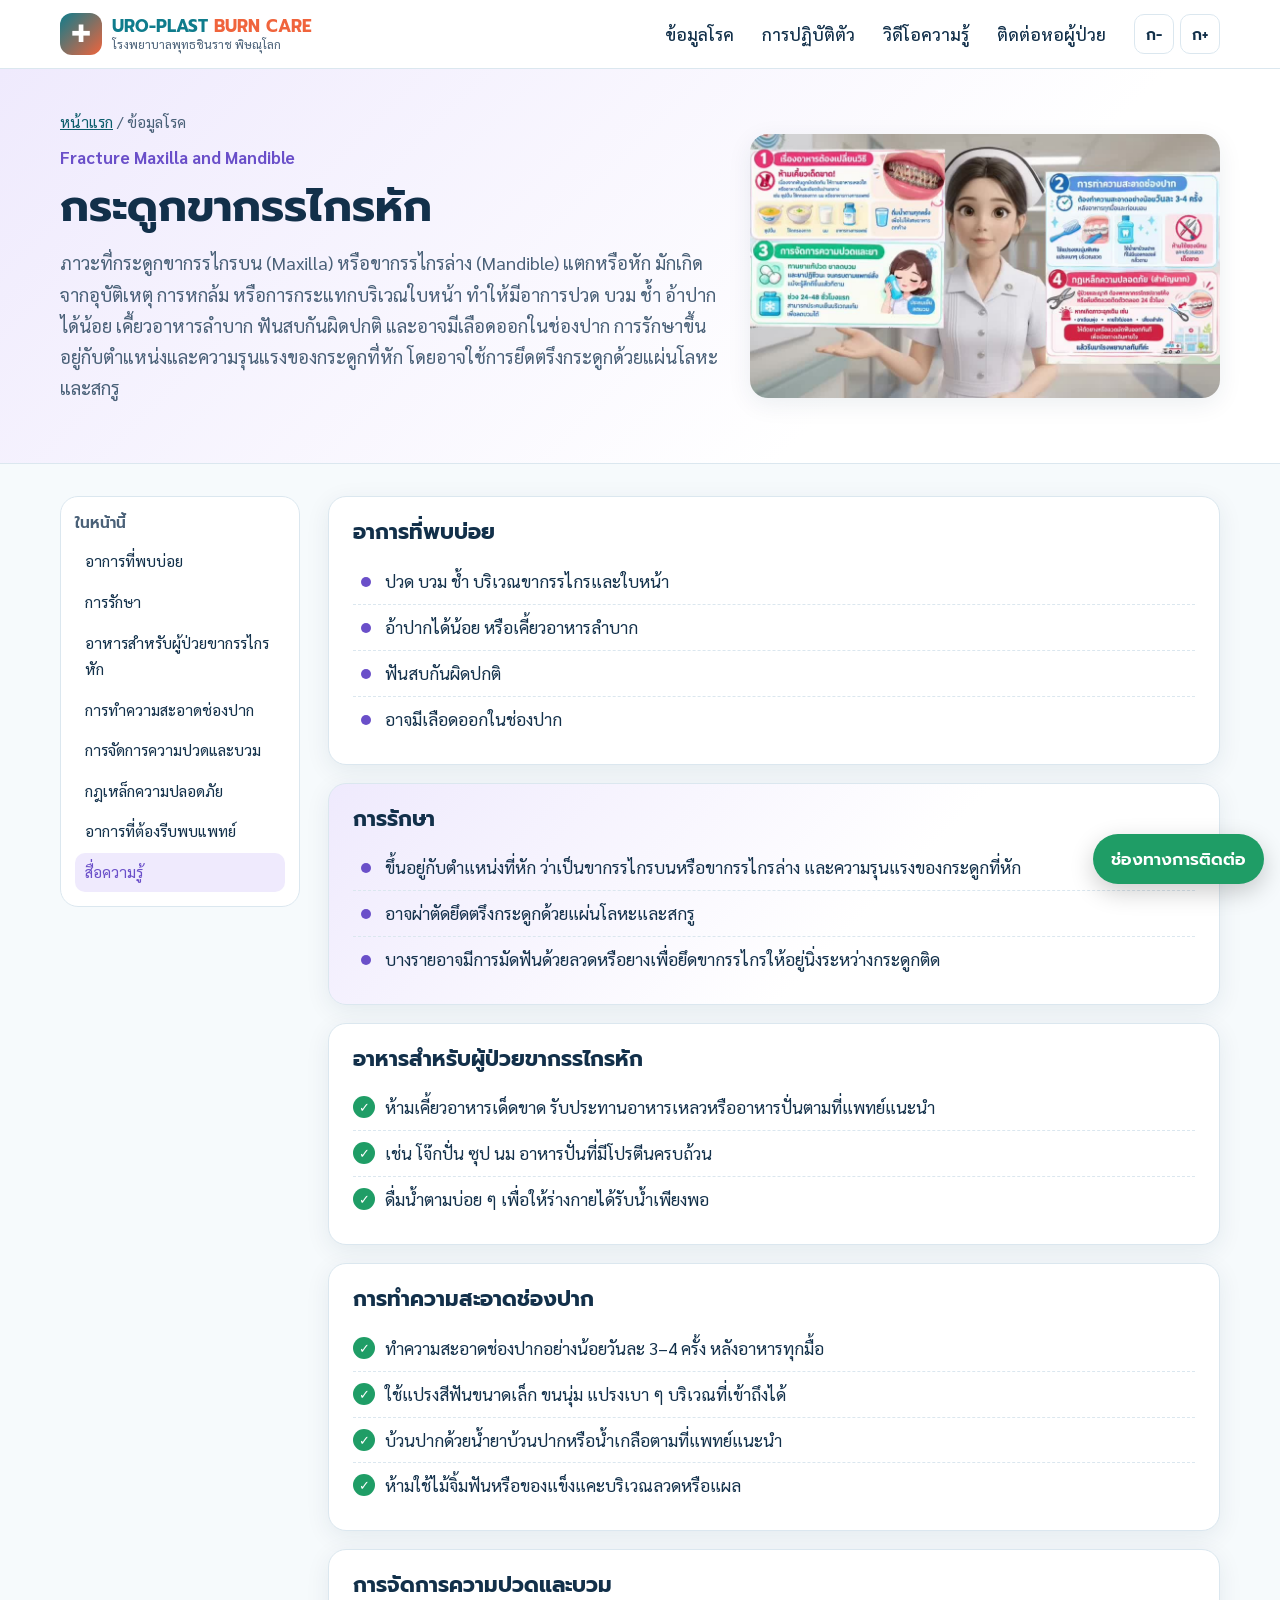
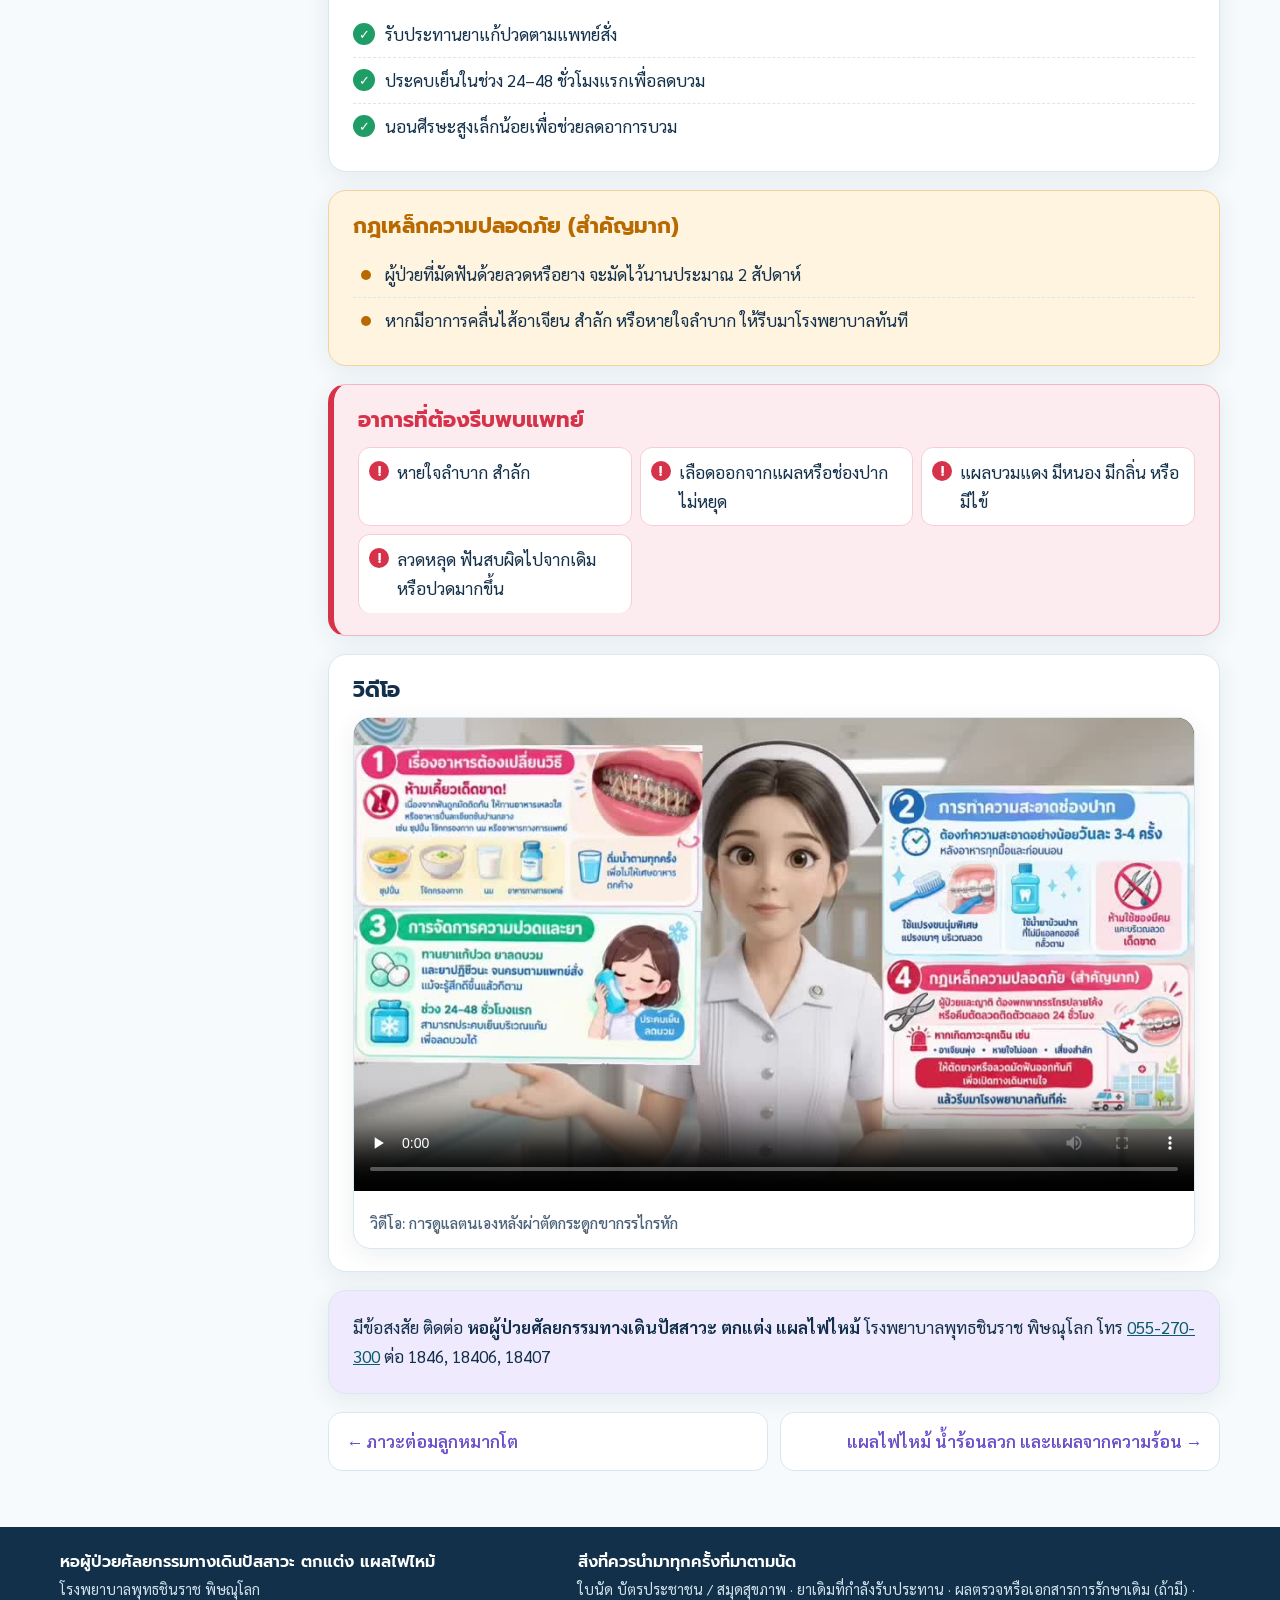
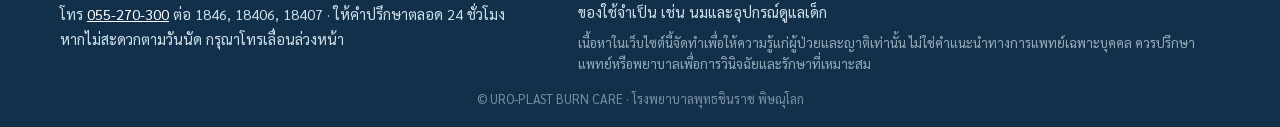
<file: fracture-mandible.html>
<!doctype html>
<html lang="th">
<head>
<meta charset="utf-8">
<meta name="viewport" content="width=device-width, initial-scale=1">
<title>กระดูกขากรรไกรหัก (Fracture Maxilla and Mandible) | URO-PLAST BURN CARE</title>
<meta name="description" content="ภาวะที่กระดูกขากรรไกรบน (Maxilla) หรือขากรรไกรล่าง (Mandible) แตกหรือหัก มักเกิดจากอุบัติเหตุ การหกล้ม หรือการกระแทกบริเวณใบหน้า ทำให้มีอาการปวด บวม ช">
<link rel="preconnect" href="https://fonts.googleapis.com">
<link rel="preconnect" href="https://fonts.gstatic.com" crossorigin>
<link href="https://fonts.googleapis.com/css2?family=Prompt:wght@500;600;700&family=Sarabun:wght@400;500;700&display=swap" rel="stylesheet">
<link rel="stylesheet" href="assets/css/style.css">
</head>
<body>
<a class="skip" href="#main">ข้ามไปยังเนื้อหา</a>
<header class="site-header">
  <div class="wrap bar">
    <a class="brand" href="index.html" aria-label="หน้าแรก URO-PLAST BURN CARE">
      <span class="logo" aria-hidden="true">✚</span>
      <span><b>URO-PLAST</b> <em>BURN CARE</em><small>โรงพยาบาลพุทธชินราช พิษณุโลก</small></span>
    </a>
    <div class="tools">
      <button class="fs-btn" data-fs="-1" aria-label="ลดขนาดตัวอักษร">ก-</button>
      <button class="fs-btn" data-fs="1" aria-label="เพิ่มขนาดตัวอักษร">ก+</button>
      <button class="menu-btn" aria-expanded="false" aria-controls="menu" aria-label="เมนู">☰</button>
    </div>
    <nav id="menu" class="menu"><ul><li><a href="index.html#topics">ข้อมูลโรค</a></li><li><a href="index.html#care">การปฏิบัติตัว</a></li><li><a href="index.html#videos">วิดีโอความรู้</a></li><li><a href="index.html#contact">ติดต่อหอผู้ป่วย</a></li></ul></nav>
  </div>
</header>
<main id="main" class="topic c-violet">
<section class="topic-hero">
  <div class="wrap th-grid">
    <div>
      <p class="crumb"><a href="index.html">หน้าแรก</a> / ข้อมูลโรค</p>
      <p class="eyebrow">Fracture Maxilla and Mandible</p>
      <h1>กระดูกขากรรไกรหัก</h1>
      <p class="hero-lead">ภาวะที่กระดูกขากรรไกรบน (Maxilla) หรือขากรรไกรล่าง (Mandible) แตกหรือหัก มักเกิดจากอุบัติเหตุ การหกล้ม หรือการกระแทกบริเวณใบหน้า ทำให้มีอาการปวด บวม ช้ำ อ้าปากได้น้อย เคี้ยวอาหารลำบาก ฟันสบกันผิดปกติ และอาจมีเลือดออกในช่องปาก การรักษาขึ้นอยู่กับตำแหน่งและความรุนแรงของกระดูกที่หัก โดยอาจใช้การยึดตรึงกระดูกด้วยแผ่นโลหะและสกรู</p>
    </div>
    <div class="th-art"><img src="assets/img/poster-mandible.jpg" alt="" class="zoom"></div>
  </div>
</section>
<div class="wrap topic-body">
  <aside class="toc" aria-label="สารบัญ"><p>ในหน้านี้</p><a href="#s1">อาการที่พบบ่อย</a><a href="#s2">การรักษา</a><a href="#s3">อาหารสำหรับผู้ป่วยขากรรไกรหัก</a><a href="#s4">การทำความสะอาดช่องปาก</a><a href="#s5">การจัดการความปวดและบวม</a><a href="#s6">กฎเหล็กความปลอดภัย</a><a href="#s7">อาการที่ต้องรีบพบแพทย์</a><a href="#video">สื่อความรู้</a></aside>
  <div class="content">
    <section id="s1" class="panel k-list"><h2>อาการที่พบบ่อย</h2><ul><li>ปวด บวม ช้ำ บริเวณขากรรไกรและใบหน้า</li><li>อ้าปากได้น้อย หรือเคี้ยวอาหารลำบาก</li><li>ฟันสบกันผิดปกติ</li><li>อาจมีเลือดออกในช่องปาก</li></ul></section><section id="s2" class="panel k-info"><h2>การรักษา</h2><ul><li>ขึ้นอยู่กับตำแหน่งที่หัก ว่าเป็นขากรรไกรบนหรือขากรรไกรล่าง และความรุนแรงของกระดูกที่หัก</li><li>อาจผ่าตัดยึดตรึงกระดูกด้วยแผ่นโลหะและสกรู</li><li>บางรายอาจมีการมัดฟันด้วยลวดหรือยางเพื่อยึดขากรรไกรให้อยู่นิ่งระหว่างกระดูกติด</li></ul></section><section id="s3" class="panel k-check"><h2>อาหารสำหรับผู้ป่วยขากรรไกรหัก</h2><ul><li>ห้ามเคี้ยวอาหารเด็ดขาด รับประทานอาหารเหลวหรืออาหารปั่นตามที่แพทย์แนะนำ</li><li>เช่น โจ๊กปั่น ซุป นม อาหารปั่นที่มีโปรตีนครบถ้วน</li><li>ดื่มน้ำตามบ่อย ๆ เพื่อให้ร่างกายได้รับน้ำเพียงพอ</li></ul></section><section id="s4" class="panel k-check"><h2>การทำความสะอาดช่องปาก</h2><ul><li>ทำความสะอาดช่องปากอย่างน้อยวันละ 3–4 ครั้ง หลังอาหารทุกมื้อ</li><li>ใช้แปรงสีฟันขนาดเล็ก ขนนุ่ม แปรงเบา ๆ บริเวณที่เข้าถึงได้</li><li>บ้วนปากด้วยน้ำยาบ้วนปากหรือน้ำเกลือตามที่แพทย์แนะนำ</li><li>ห้ามใช้ไม้จิ้มฟันหรือของแข็งแคะบริเวณลวดหรือแผล</li></ul></section><section id="s5" class="panel k-check"><h2>การจัดการความปวดและบวม</h2><ul><li>รับประทานยาแก้ปวดตามแพทย์สั่ง</li><li>ประคบเย็นในช่วง 24–48 ชั่วโมงแรกเพื่อลดบวม</li><li>นอนศีรษะสูงเล็กน้อยเพื่อช่วยลดอาการบวม</li></ul></section><section id="s6" class="panel k-warn"><h2>กฎเหล็กความปลอดภัย (สำคัญมาก)</h2><ul><li>ผู้ป่วยที่มัดฟันด้วยลวดหรือยาง จะมัดไว้นานประมาณ 2 สัปดาห์</li><li>หากมีอาการคลื่นไส้อาเจียน สำลัก หรือหายใจลำบาก ให้รีบมาโรงพยาบาลทันที</li></ul></section><section id="s7" class="panel k-danger"><h2>อาการที่ต้องรีบพบแพทย์</h2><ul><li>หายใจลำบาก สำลัก</li><li>เลือดออกจากแผลหรือช่องปากไม่หยุด</li><li>แผลบวมแดง มีหนอง มีกลิ่น หรือมีไข้</li><li>ลวดหลุด ฟันสบผิดไปจากเดิม หรือปวดมากขึ้น</li></ul></section>
    <section class="panel media" id="video"><h2>วิดีโอ</h2><figure class="video">
  <video controls preload="none" playsinline poster="assets/img/poster-mandible.jpg"><source src="assets/video/mandible.mp4" type="video/mp4">เบราว์เซอร์ของคุณไม่รองรับการเล่นวิดีโอ</video>
  <figcaption>วิดีโอ: การดูแลตนเองหลังผ่าตัดกระดูกขากรรไกรหัก</figcaption>
</figure></section>
    <section class="panel contact-mini"><p>มีข้อสงสัย ติดต่อ <b>หอผู้ป่วยศัลยกรรมทางเดินปัสสาวะ ตกแต่ง แผลไฟไหม้</b> โรงพยาบาลพุทธชินราช พิษณุโลก โทร <a href="tel:055270300">055-270-300</a> ต่อ 1846, 18406, 18407</p></section>
    <nav class="pager"><a href="bph.html">← ภาวะต่อมลูกหมากโต</a><a href="burn.html">แผลไฟไหม้ น้ำร้อนลวก และแผลจากความร้อน →</a></nav>
  </div>
</div>
</main>
<footer class="site-footer" id="contact">
  <div class="wrap foot">
    <div>
      <p class="foot-title">หอผู้ป่วยศัลยกรรมทางเดินปัสสาวะ ตกแต่ง แผลไฟไหม้</p>
      <p>โรงพยาบาลพุทธชินราช พิษณุโลก</p>
      <p>โทร <a href="tel:055270300">055-270-300</a> ต่อ 1846, 18406, 18407 · ให้คำปรึกษาตลอด 24 ชั่วโมง</p>
      <p>หากไม่สะดวกตามวันนัด กรุณาโทรเลื่อนล่วงหน้า</p>
    </div>
    <div>
      <p class="foot-title">สิ่งที่ควรนำมาทุกครั้งที่มาตามนัด</p>
      <p>ใบนัด บัตรประชาชน / สมุดสุขภาพ · ยาเดิมที่กำลังรับประทาน · ผลตรวจหรือเอกสารการรักษาเดิม (ถ้ามี) · ของใช้จำเป็น เช่น นมและอุปกรณ์ดูแลเด็ก</p>
      <p class="disclaimer">เนื้อหาในเว็บไซต์นี้จัดทำเพื่อให้ความรู้แก่ผู้ป่วยและญาติเท่านั้น ไม่ใช่คำแนะนำทางการแพทย์เฉพาะบุคคล ควรปรึกษาแพทย์หรือพยาบาลเพื่อการวินิจฉัยและรักษาที่เหมาะสม</p>
    </div>
  </div>
  <p class="copy">© URO-PLAST BURN CARE · โรงพยาบาลพุทธชินราช พิษณุโลก</p>
</footer>
<a href="tel:055270300" class="fab-call" aria-label="ช่องทางการติดต่อ"><span>ช่องทางการติดต่อ</span></a>
<button class="to-top" aria-label="กลับขึ้นด้านบน">↑</button>
<div class="lightbox" hidden><button class="lb-close" aria-label="ปิด">✕</button><img alt=""></div>
<script src="assets/js/main.js"></script>
</body>
</html>
</file>
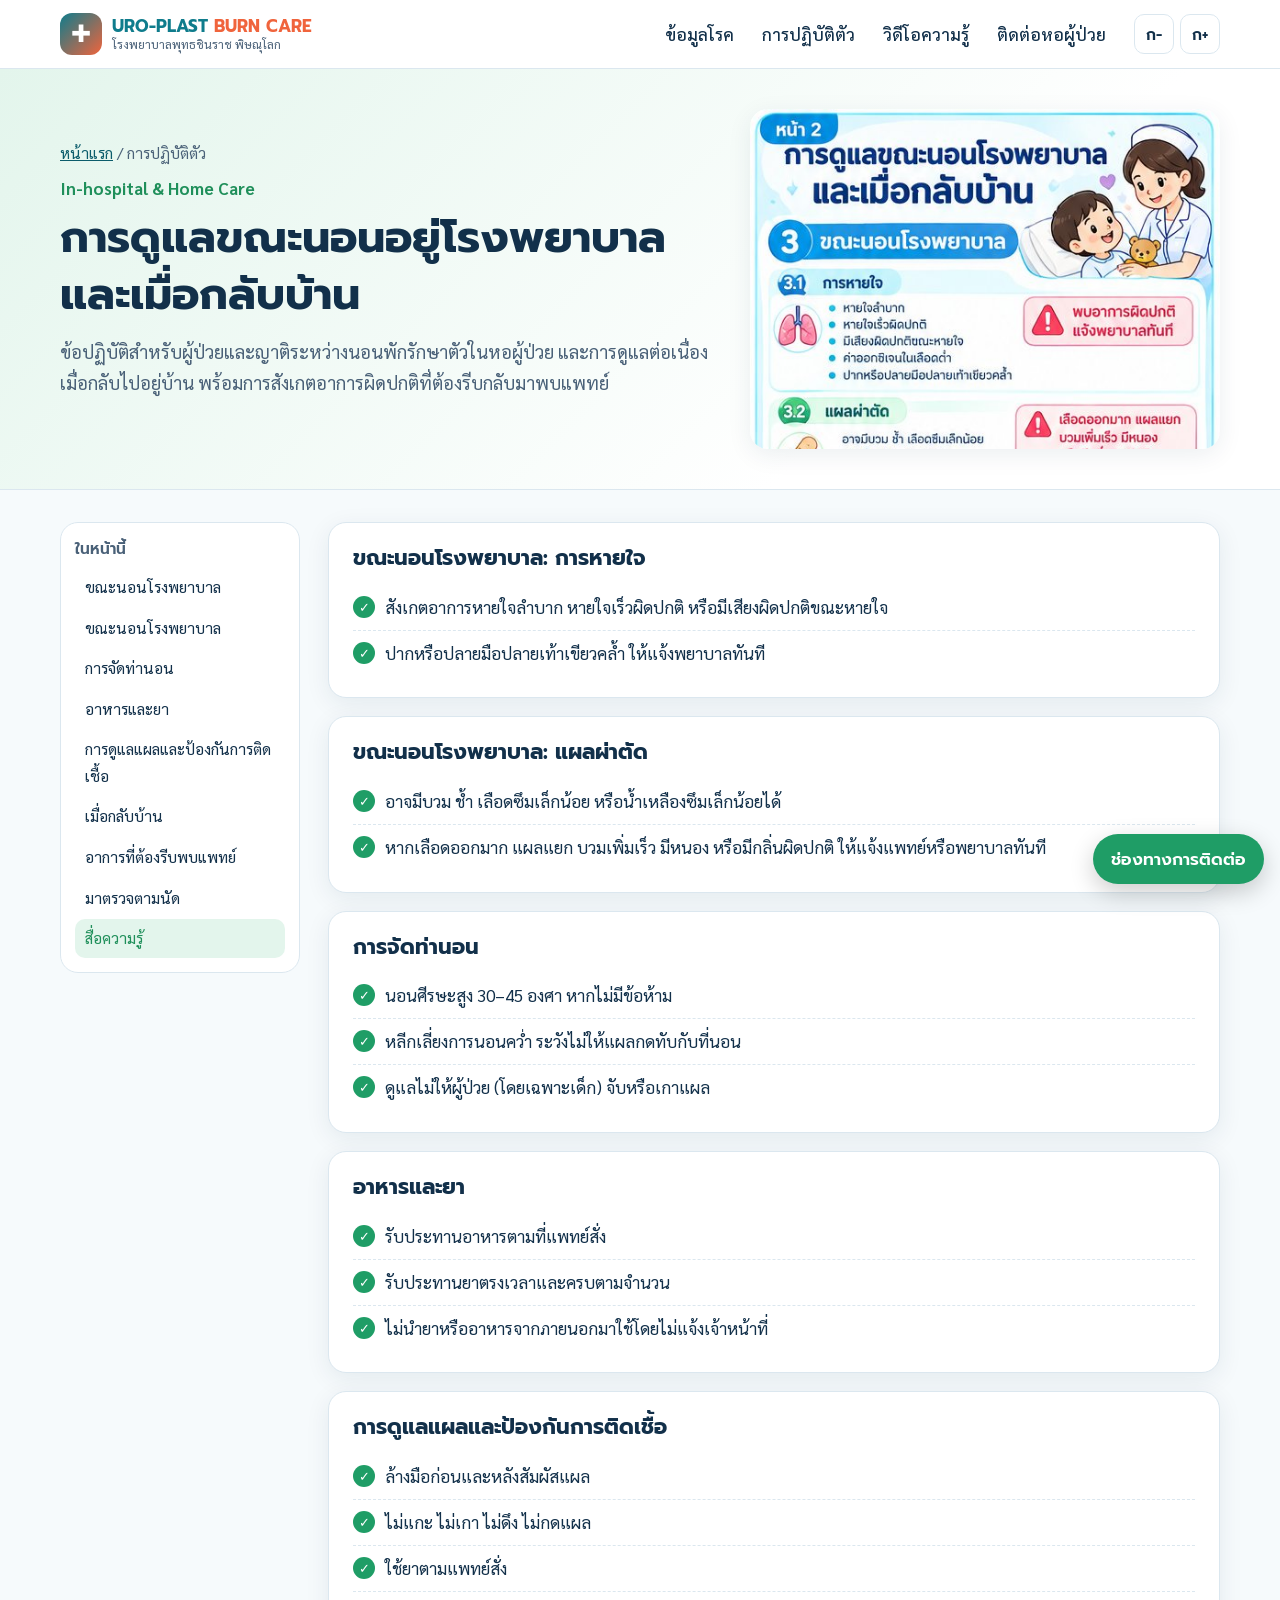
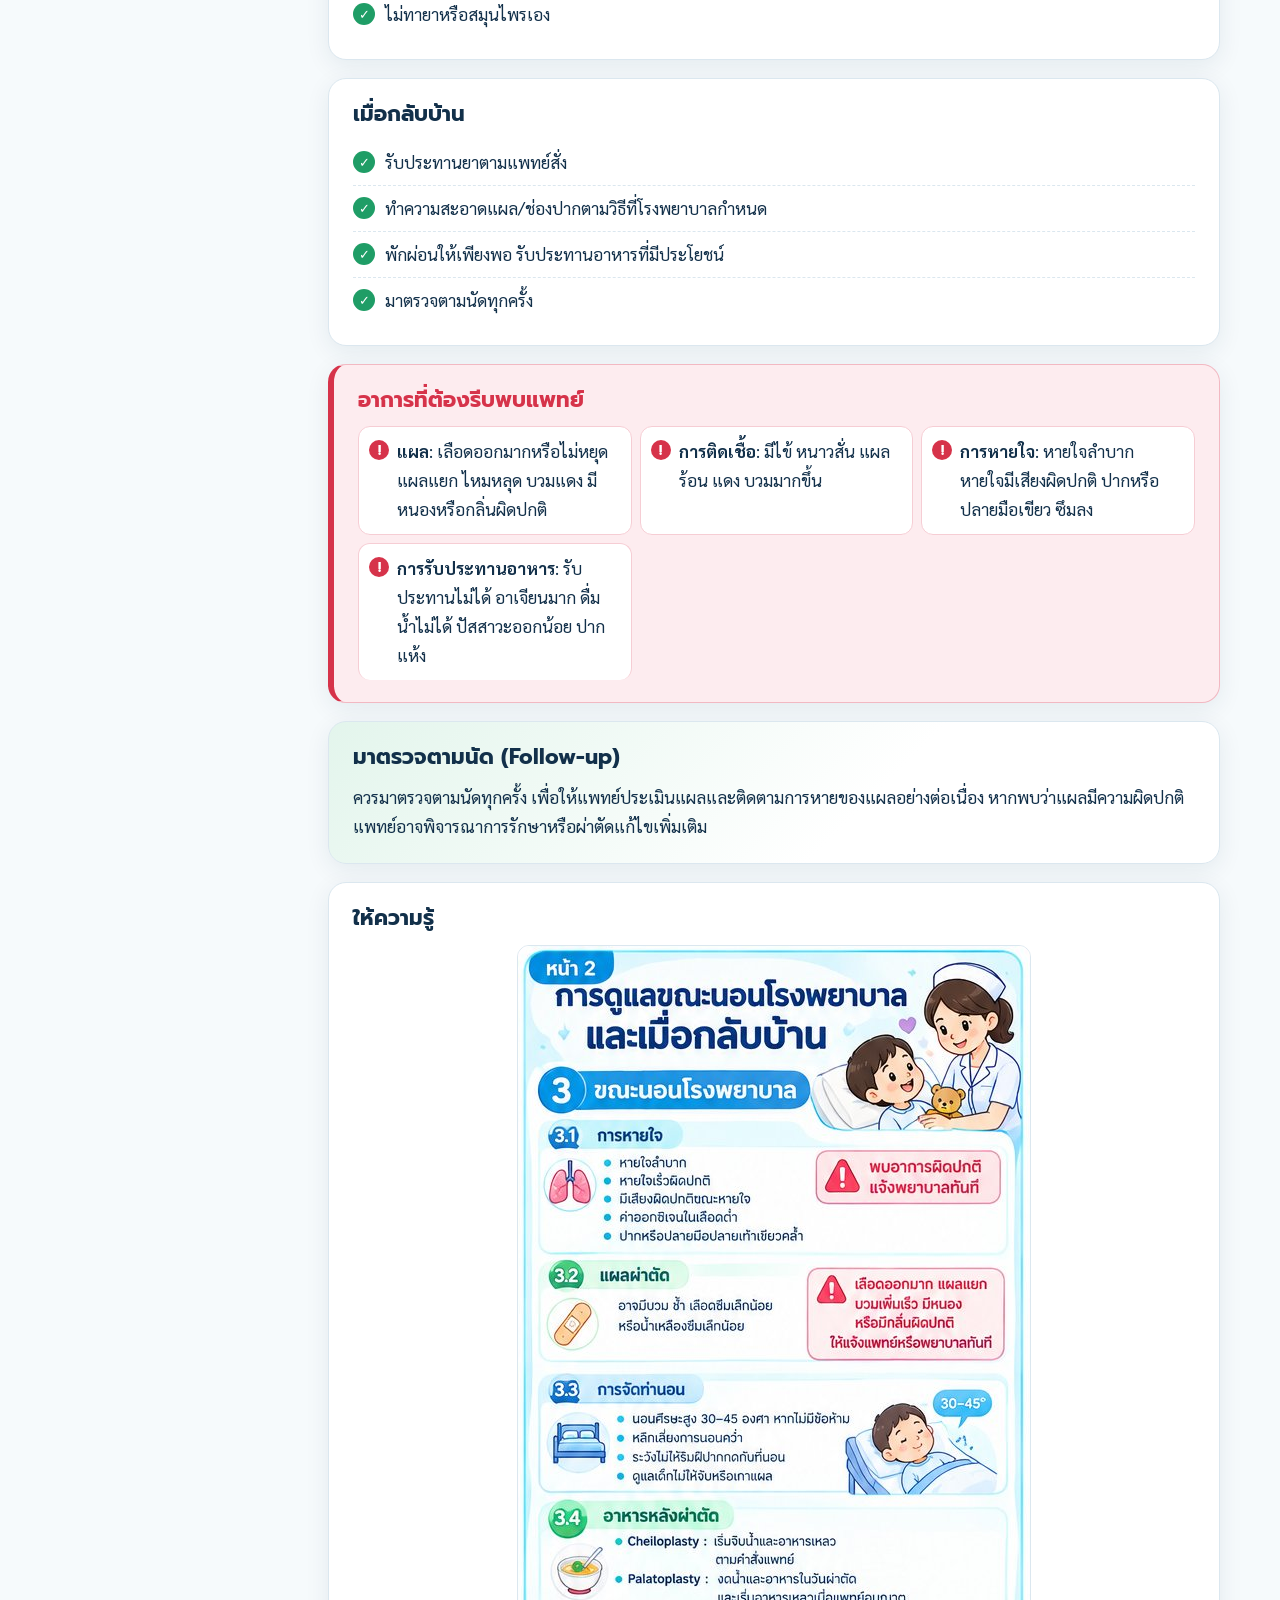
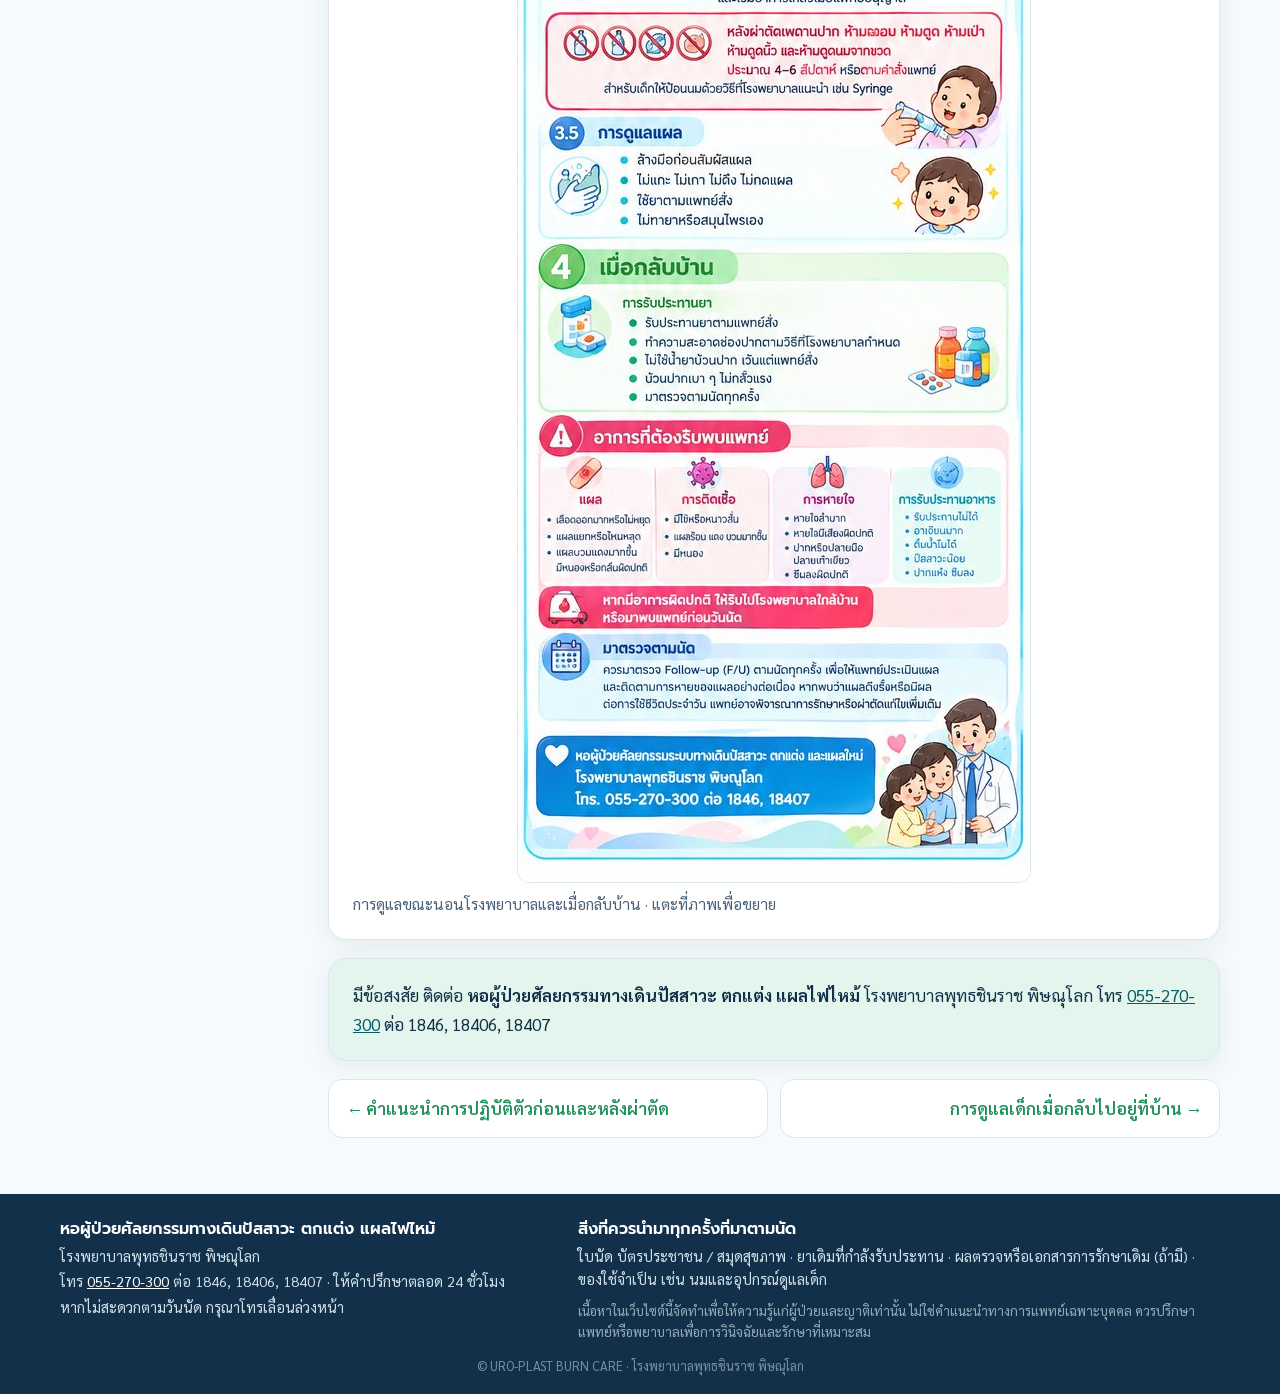
<file: hospital-home-care.html>
<!doctype html>
<html lang="th">
<head>
<meta charset="utf-8">
<meta name="viewport" content="width=device-width, initial-scale=1">
<title>การดูแลขณะนอนอยู่โรงพยาบาลและเมื่อกลับบ้าน (In-hospital &amp; Home Care) | URO-PLAST BURN CARE</title>
<meta name="description" content="ข้อปฏิบัติสำหรับผู้ป่วยและญาติระหว่างนอนพักรักษาตัวในหอผู้ป่วย และการดูแลต่อเนื่องเมื่อกลับไปอยู่บ้าน พร้อมการสังเกตอาการผิดปกติที่ต้องรีบกลับมาพบแพทย">
<link rel="preconnect" href="https://fonts.googleapis.com">
<link rel="preconnect" href="https://fonts.gstatic.com" crossorigin>
<link href="https://fonts.googleapis.com/css2?family=Prompt:wght@500;600;700&family=Sarabun:wght@400;500;700&display=swap" rel="stylesheet">
<link rel="stylesheet" href="assets/css/style.css">
</head>
<body>
<a class="skip" href="#main">ข้ามไปยังเนื้อหา</a>
<header class="site-header">
  <div class="wrap bar">
    <a class="brand" href="index.html" aria-label="หน้าแรก URO-PLAST BURN CARE">
      <span class="logo" aria-hidden="true">✚</span>
      <span><b>URO-PLAST</b> <em>BURN CARE</em><small>โรงพยาบาลพุทธชินราช พิษณุโลก</small></span>
    </a>
    <div class="tools">
      <button class="fs-btn" data-fs="-1" aria-label="ลดขนาดตัวอักษร">ก-</button>
      <button class="fs-btn" data-fs="1" aria-label="เพิ่มขนาดตัวอักษร">ก+</button>
      <button class="menu-btn" aria-expanded="false" aria-controls="menu" aria-label="เมนู">☰</button>
    </div>
    <nav id="menu" class="menu"><ul><li><a href="index.html#topics">ข้อมูลโรค</a></li><li><a href="index.html#care">การปฏิบัติตัว</a></li><li><a href="index.html#videos">วิดีโอความรู้</a></li><li><a href="index.html#contact">ติดต่อหอผู้ป่วย</a></li></ul></nav>
  </div>
</header>
<main id="main" class="topic c-green">
<section class="topic-hero">
  <div class="wrap th-grid">
    <div>
      <p class="crumb"><a href="index.html">หน้าแรก</a> / การปฏิบัติตัว</p>
      <p class="eyebrow">In-hospital & Home Care</p>
      <h1>การดูแลขณะนอนอยู่โรงพยาบาลและเมื่อกลับบ้าน</h1>
      <p class="hero-lead">ข้อปฏิบัติสำหรับผู้ป่วยและญาติระหว่างนอนพักรักษาตัวในหอผู้ป่วย และการดูแลต่อเนื่องเมื่อกลับไปอยู่บ้าน พร้อมการสังเกตอาการผิดปกติที่ต้องรีบกลับมาพบแพทย์</p>
    </div>
    <div class="th-art"><img src="assets/img/cleft-page2.jpg" alt="" class="zoom"></div>
  </div>
</section>
<div class="wrap topic-body">
  <aside class="toc" aria-label="สารบัญ"><p>ในหน้านี้</p><a href="#s1">ขณะนอนโรงพยาบาล</a><a href="#s2">ขณะนอนโรงพยาบาล</a><a href="#s3">การจัดท่านอน</a><a href="#s4">อาหารและยา</a><a href="#s5">การดูแลแผลและป้องกันการติดเชื้อ</a><a href="#s6">เมื่อกลับบ้าน</a><a href="#s7">อาการที่ต้องรีบพบแพทย์</a><a href="#s8">มาตรวจตามนัด</a><a href="#infographic">สื่อความรู้</a></aside>
  <div class="content">
    <section id="s1" class="panel k-check"><h2>ขณะนอนโรงพยาบาล: การหายใจ</h2><ul><li>สังเกตอาการหายใจลำบาก หายใจเร็วผิดปกติ หรือมีเสียงผิดปกติขณะหายใจ</li><li>ปากหรือปลายมือปลายเท้าเขียวคล้ำ ให้แจ้งพยาบาลทันที</li></ul></section><section id="s2" class="panel k-check"><h2>ขณะนอนโรงพยาบาล: แผลผ่าตัด</h2><ul><li>อาจมีบวม ช้ำ เลือดซึมเล็กน้อย หรือน้ำเหลืองซึมเล็กน้อยได้</li><li>หากเลือดออกมาก แผลแยก บวมเพิ่มเร็ว มีหนอง หรือมีกลิ่นผิดปกติ ให้แจ้งแพทย์หรือพยาบาลทันที</li></ul></section><section id="s3" class="panel k-check"><h2>การจัดท่านอน</h2><ul><li>นอนศีรษะสูง 30–45 องศา หากไม่มีข้อห้าม</li><li>หลีกเลี่ยงการนอนคว่ำ ระวังไม่ให้แผลกดทับกับที่นอน</li><li>ดูแลไม่ให้ผู้ป่วย (โดยเฉพาะเด็ก) จับหรือเกาแผล</li></ul></section><section id="s4" class="panel k-check"><h2>อาหารและยา</h2><ul><li>รับประทานอาหารตามที่แพทย์สั่ง</li><li>รับประทานยาตรงเวลาและครบตามจำนวน</li><li>ไม่นำยาหรืออาหารจากภายนอกมาใช้โดยไม่แจ้งเจ้าหน้าที่</li></ul></section><section id="s5" class="panel k-check"><h2>การดูแลแผลและป้องกันการติดเชื้อ</h2><ul><li>ล้างมือก่อนและหลังสัมผัสแผล</li><li>ไม่แกะ ไม่เกา ไม่ดึง ไม่กดแผล</li><li>ใช้ยาตามแพทย์สั่ง</li><li>ไม่ทายาหรือสมุนไพรเอง</li></ul></section><section id="s6" class="panel k-check"><h2>เมื่อกลับบ้าน</h2><ul><li>รับประทานยาตามแพทย์สั่ง</li><li>ทำความสะอาดแผล/ช่องปากตามวิธีที่โรงพยาบาลกำหนด</li><li>พักผ่อนให้เพียงพอ รับประทานอาหารที่มีประโยชน์</li><li>มาตรวจตามนัดทุกครั้ง</li></ul></section><section id="s7" class="panel k-danger"><h2>อาการที่ต้องรีบพบแพทย์</h2><ul><li><b>แผล</b>: เลือดออกมากหรือไม่หยุด แผลแยก ไหมหลุด บวมแดง มีหนองหรือกลิ่นผิดปกติ</li><li><b>การติดเชื้อ</b>: มีไข้ หนาวสั่น แผลร้อน แดง บวมมากขึ้น</li><li><b>การหายใจ</b>: หายใจลำบาก หายใจมีเสียงผิดปกติ ปากหรือปลายมือเขียว ซึมลง</li><li><b>การรับประทานอาหาร</b>: รับประทานไม่ได้ อาเจียนมาก ดื่มน้ำไม่ได้ ปัสสาวะออกน้อย ปากแห้ง</li></ul></section><section id="s8" class="panel k-info"><h2>มาตรวจตามนัด (Follow-up)</h2><p>ควรมาตรวจตามนัดทุกครั้ง เพื่อให้แพทย์ประเมินแผลและติดตามการหายของแผลอย่างต่อเนื่อง หากพบว่าแผลมีความผิดปกติ แพทย์อาจพิจารณาการรักษาหรือผ่าตัดแก้ไขเพิ่มเติม</p></section>
    <section class="panel media" id="infographic"><h2>ให้ความรู้</h2><figure><img src="assets/img/cleft-page2.jpg" alt="การดูแลขณะนอนโรงพยาบาลและเมื่อกลับบ้าน" loading="lazy" class="zoom"><figcaption>การดูแลขณะนอนโรงพยาบาลและเมื่อกลับบ้าน · แตะที่ภาพเพื่อขยาย</figcaption></figure></section>
    <section class="panel contact-mini"><p>มีข้อสงสัย ติดต่อ <b>หอผู้ป่วยศัลยกรรมทางเดินปัสสาวะ ตกแต่ง แผลไฟไหม้</b> โรงพยาบาลพุทธชินราช พิษณุโลก โทร <a href="tel:055270300">055-270-300</a> ต่อ 1846, 18406, 18407</p></section>
    <nav class="pager"><a href="surgery-care.html">← คำแนะนำการปฏิบัติตัวก่อนและหลังผ่าตัด</a><a href="child-home-care.html">การดูแลเด็กเมื่อกลับไปอยู่ที่บ้าน →</a></nav>
  </div>
</div>
</main>
<footer class="site-footer" id="contact">
  <div class="wrap foot">
    <div>
      <p class="foot-title">หอผู้ป่วยศัลยกรรมทางเดินปัสสาวะ ตกแต่ง แผลไฟไหม้</p>
      <p>โรงพยาบาลพุทธชินราช พิษณุโลก</p>
      <p>โทร <a href="tel:055270300">055-270-300</a> ต่อ 1846, 18406, 18407 · ให้คำปรึกษาตลอด 24 ชั่วโมง</p>
      <p>หากไม่สะดวกตามวันนัด กรุณาโทรเลื่อนล่วงหน้า</p>
    </div>
    <div>
      <p class="foot-title">สิ่งที่ควรนำมาทุกครั้งที่มาตามนัด</p>
      <p>ใบนัด บัตรประชาชน / สมุดสุขภาพ · ยาเดิมที่กำลังรับประทาน · ผลตรวจหรือเอกสารการรักษาเดิม (ถ้ามี) · ของใช้จำเป็น เช่น นมและอุปกรณ์ดูแลเด็ก</p>
      <p class="disclaimer">เนื้อหาในเว็บไซต์นี้จัดทำเพื่อให้ความรู้แก่ผู้ป่วยและญาติเท่านั้น ไม่ใช่คำแนะนำทางการแพทย์เฉพาะบุคคล ควรปรึกษาแพทย์หรือพยาบาลเพื่อการวินิจฉัยและรักษาที่เหมาะสม</p>
    </div>
  </div>
  <p class="copy">© URO-PLAST BURN CARE · โรงพยาบาลพุทธชินราช พิษณุโลก</p>
</footer>
<a href="tel:055270300" class="fab-call" aria-label="ช่องทางการติดต่อ"><span>ช่องทางการติดต่อ</span></a>
<button class="to-top" aria-label="กลับขึ้นด้านบน">↑</button>
<div class="lightbox" hidden><button class="lb-close" aria-label="ปิด">✕</button><img alt=""></div>
<script src="assets/js/main.js"></script>
</body>
</html>
</file>
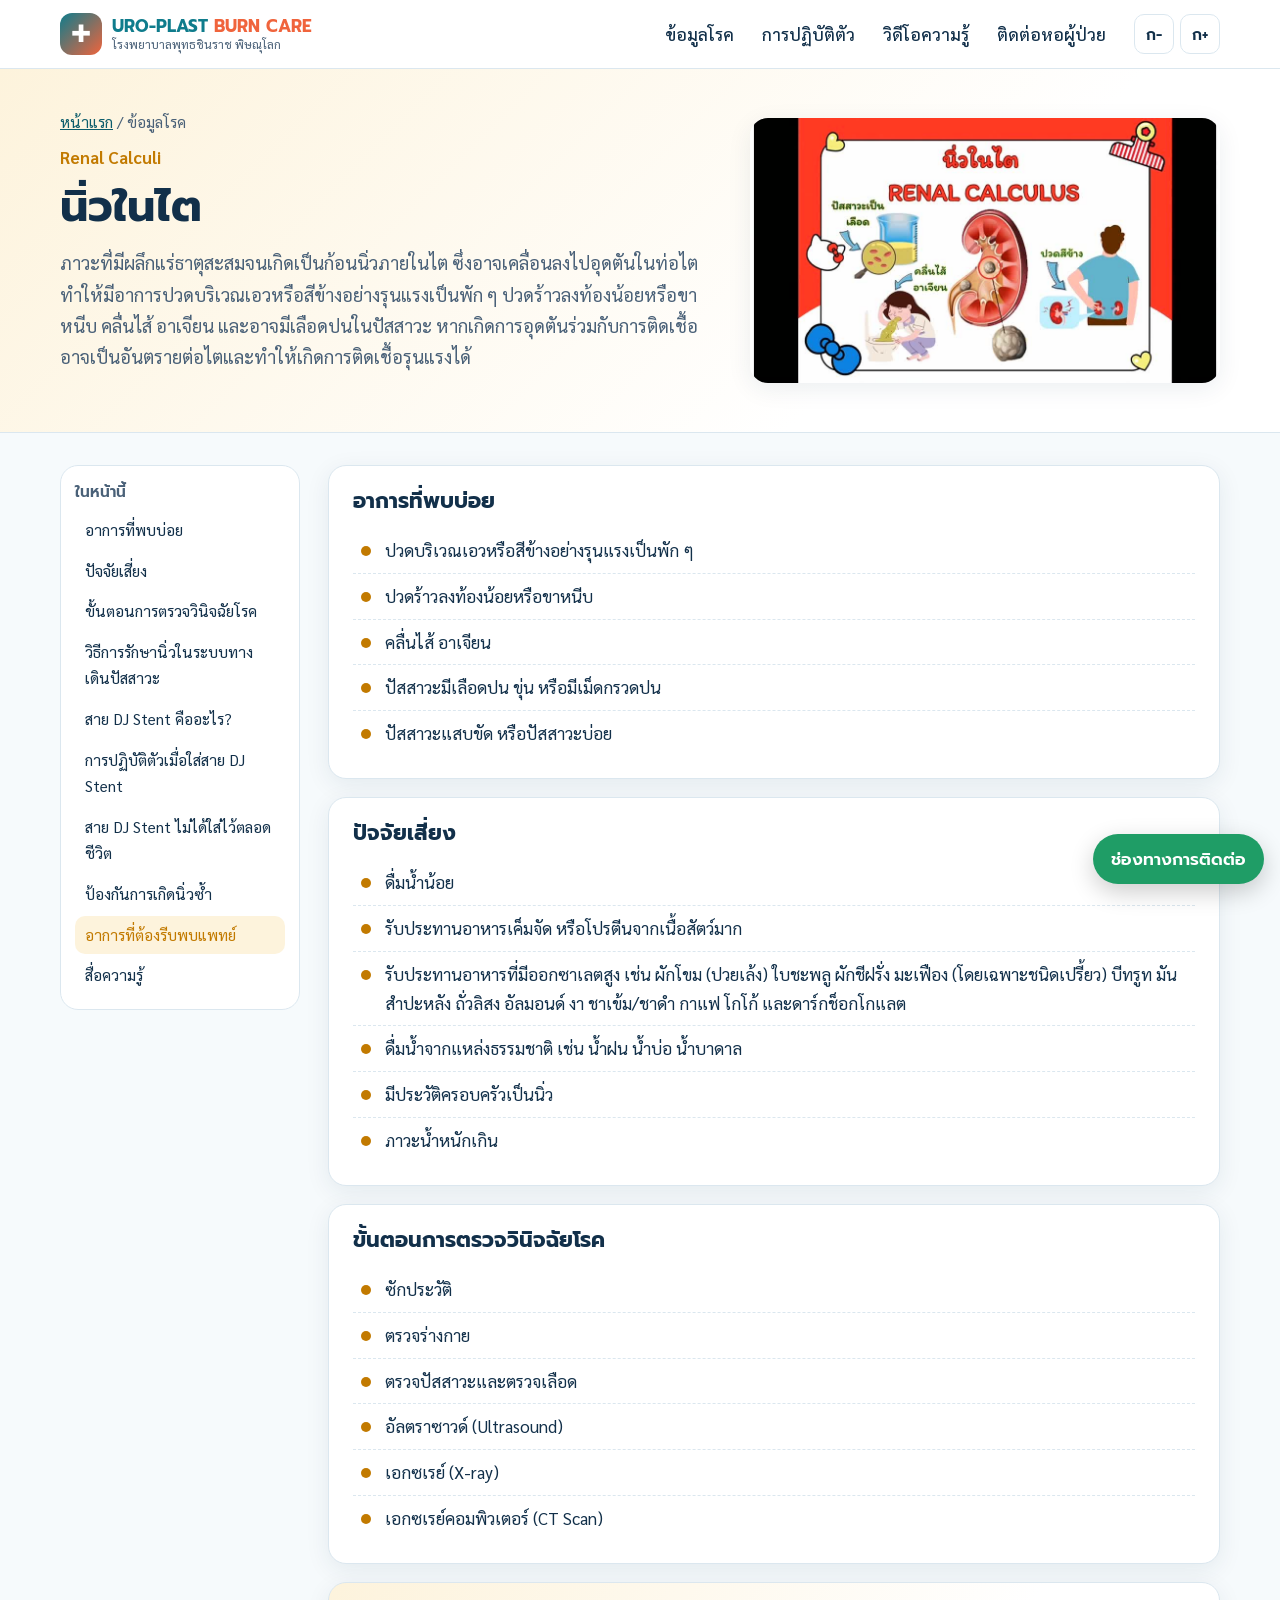
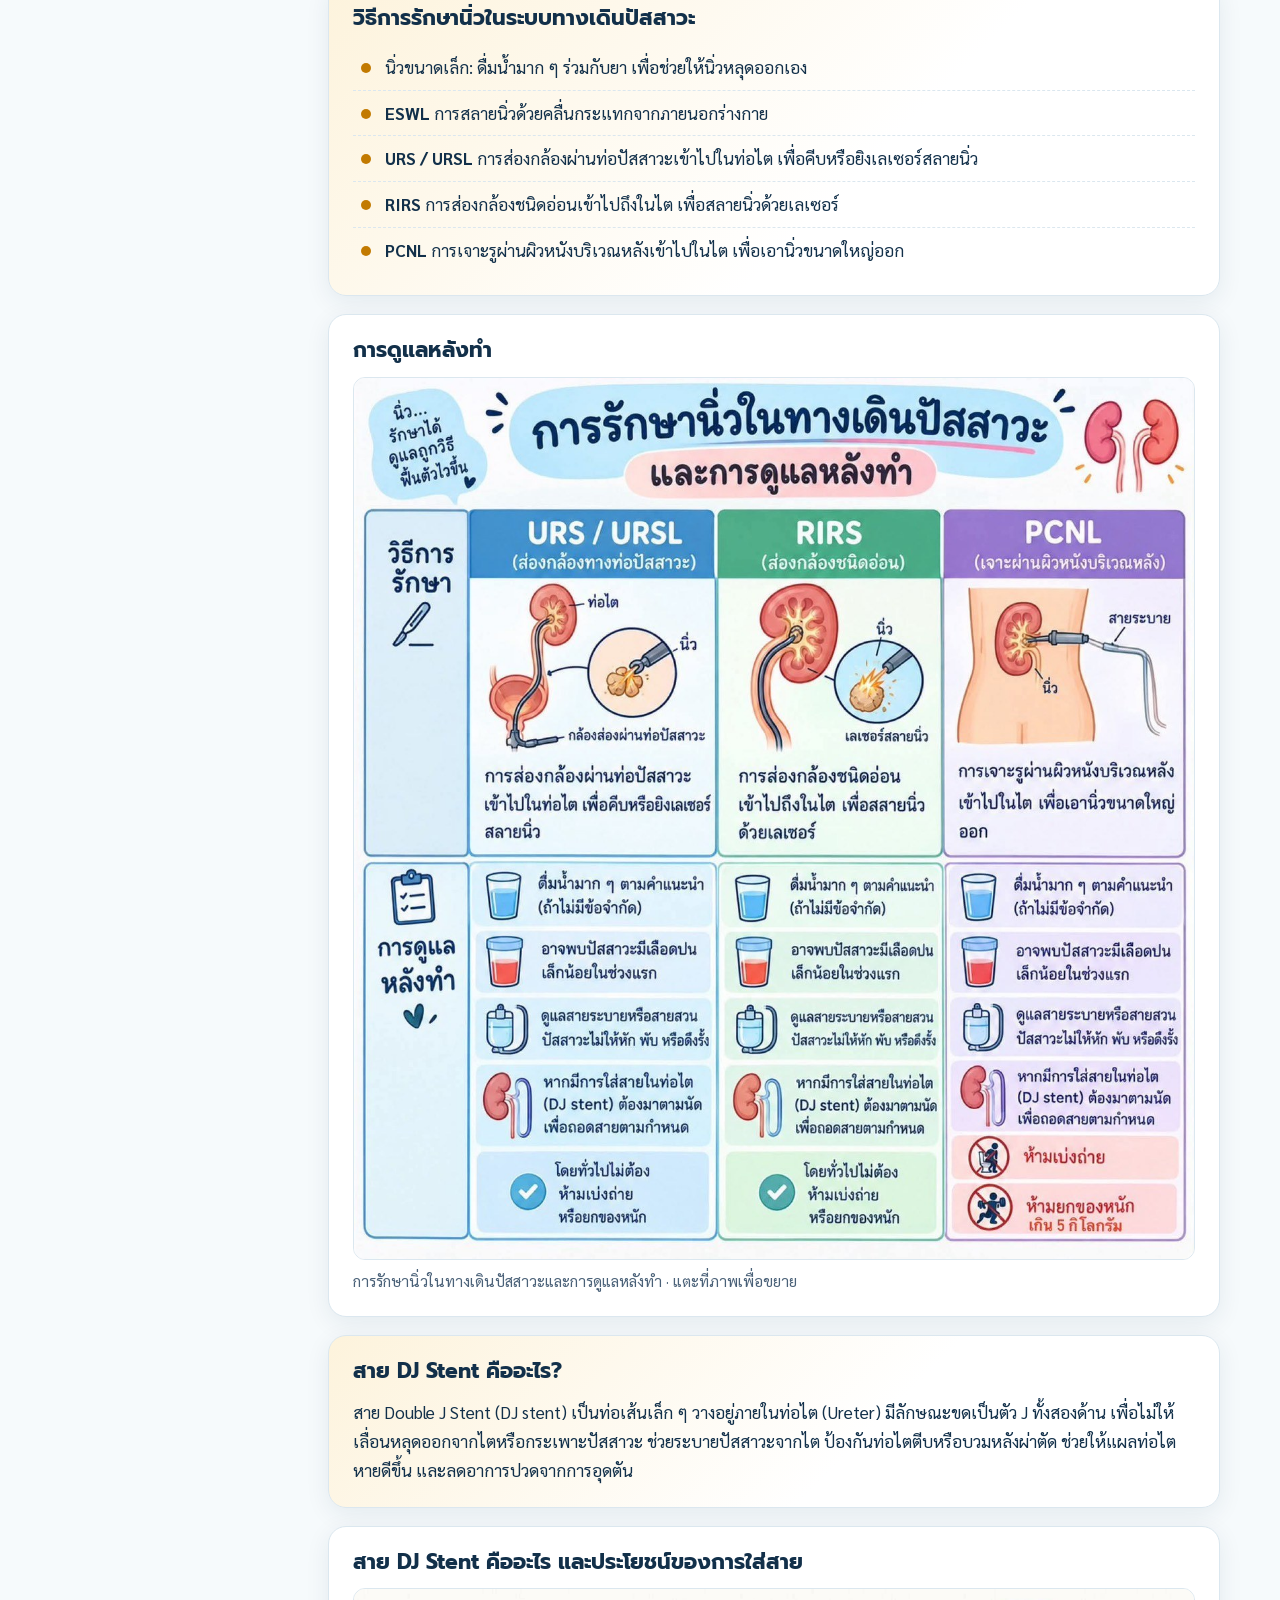
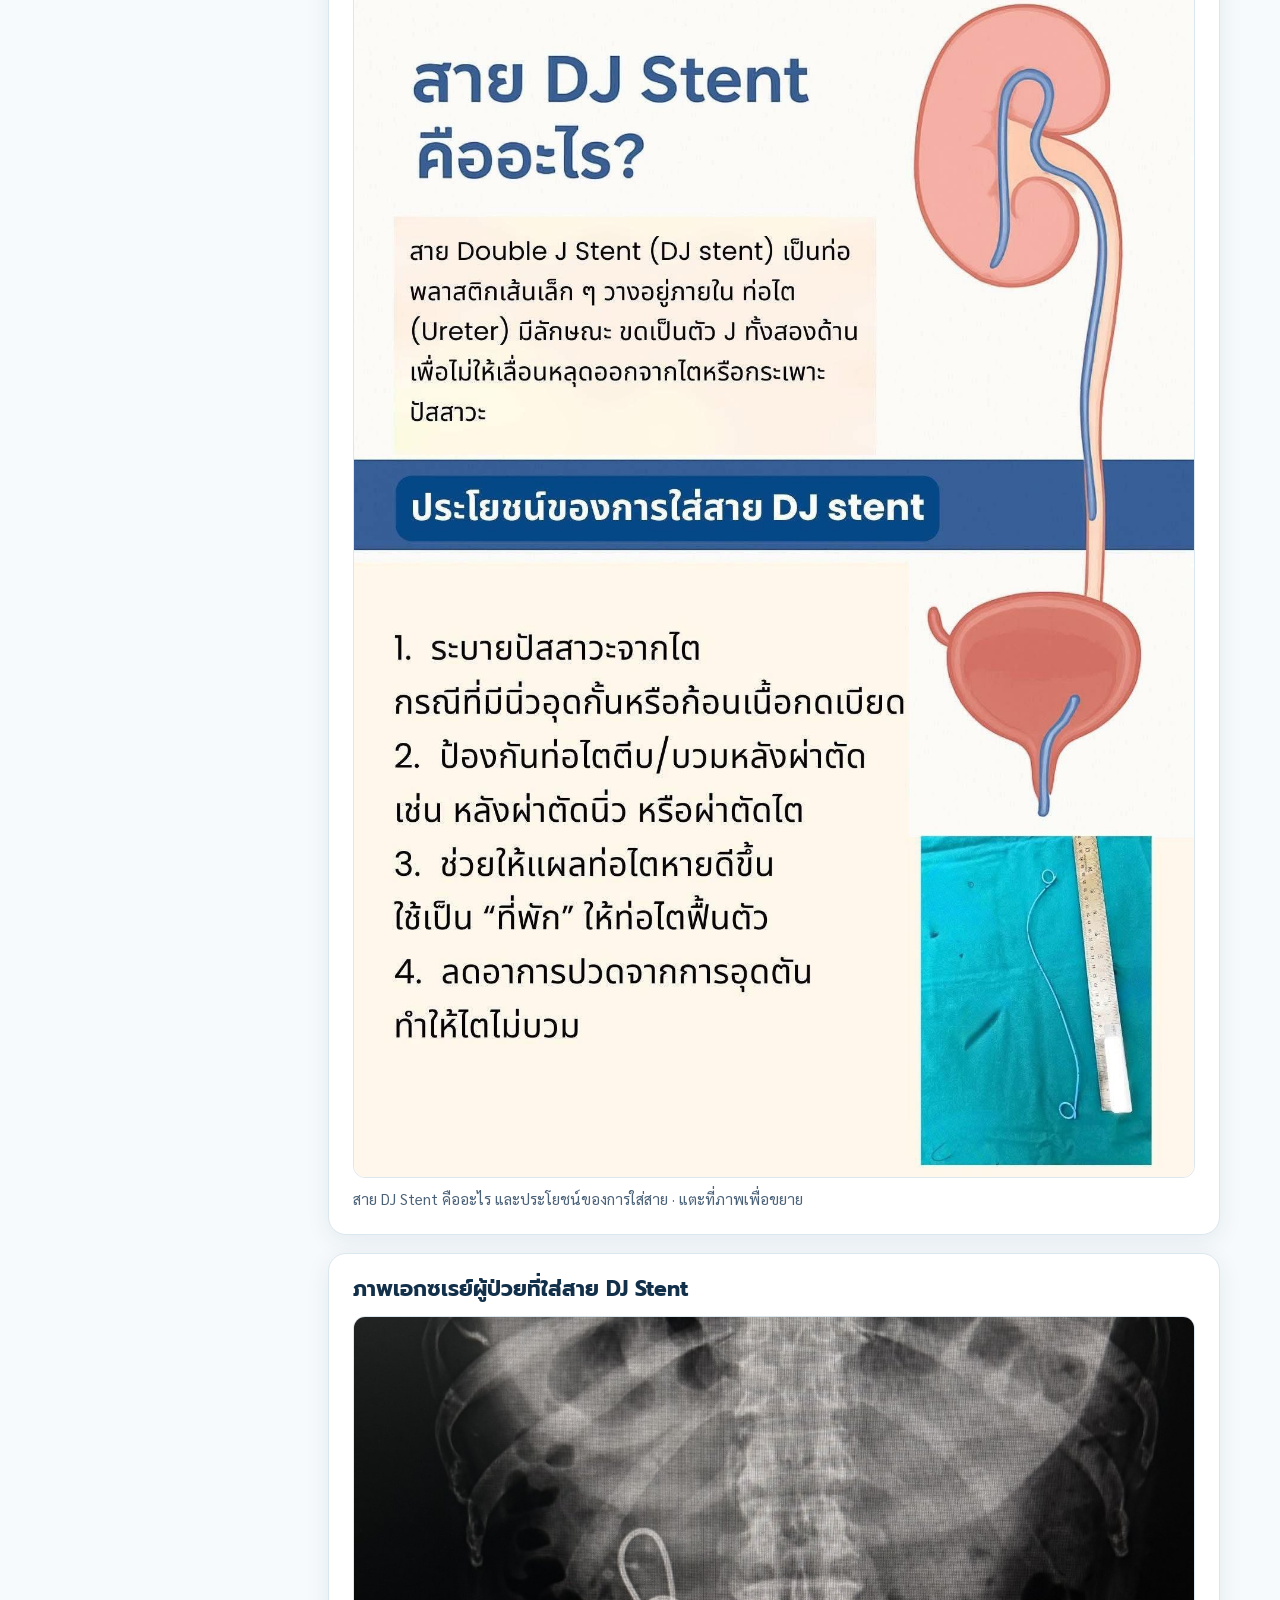
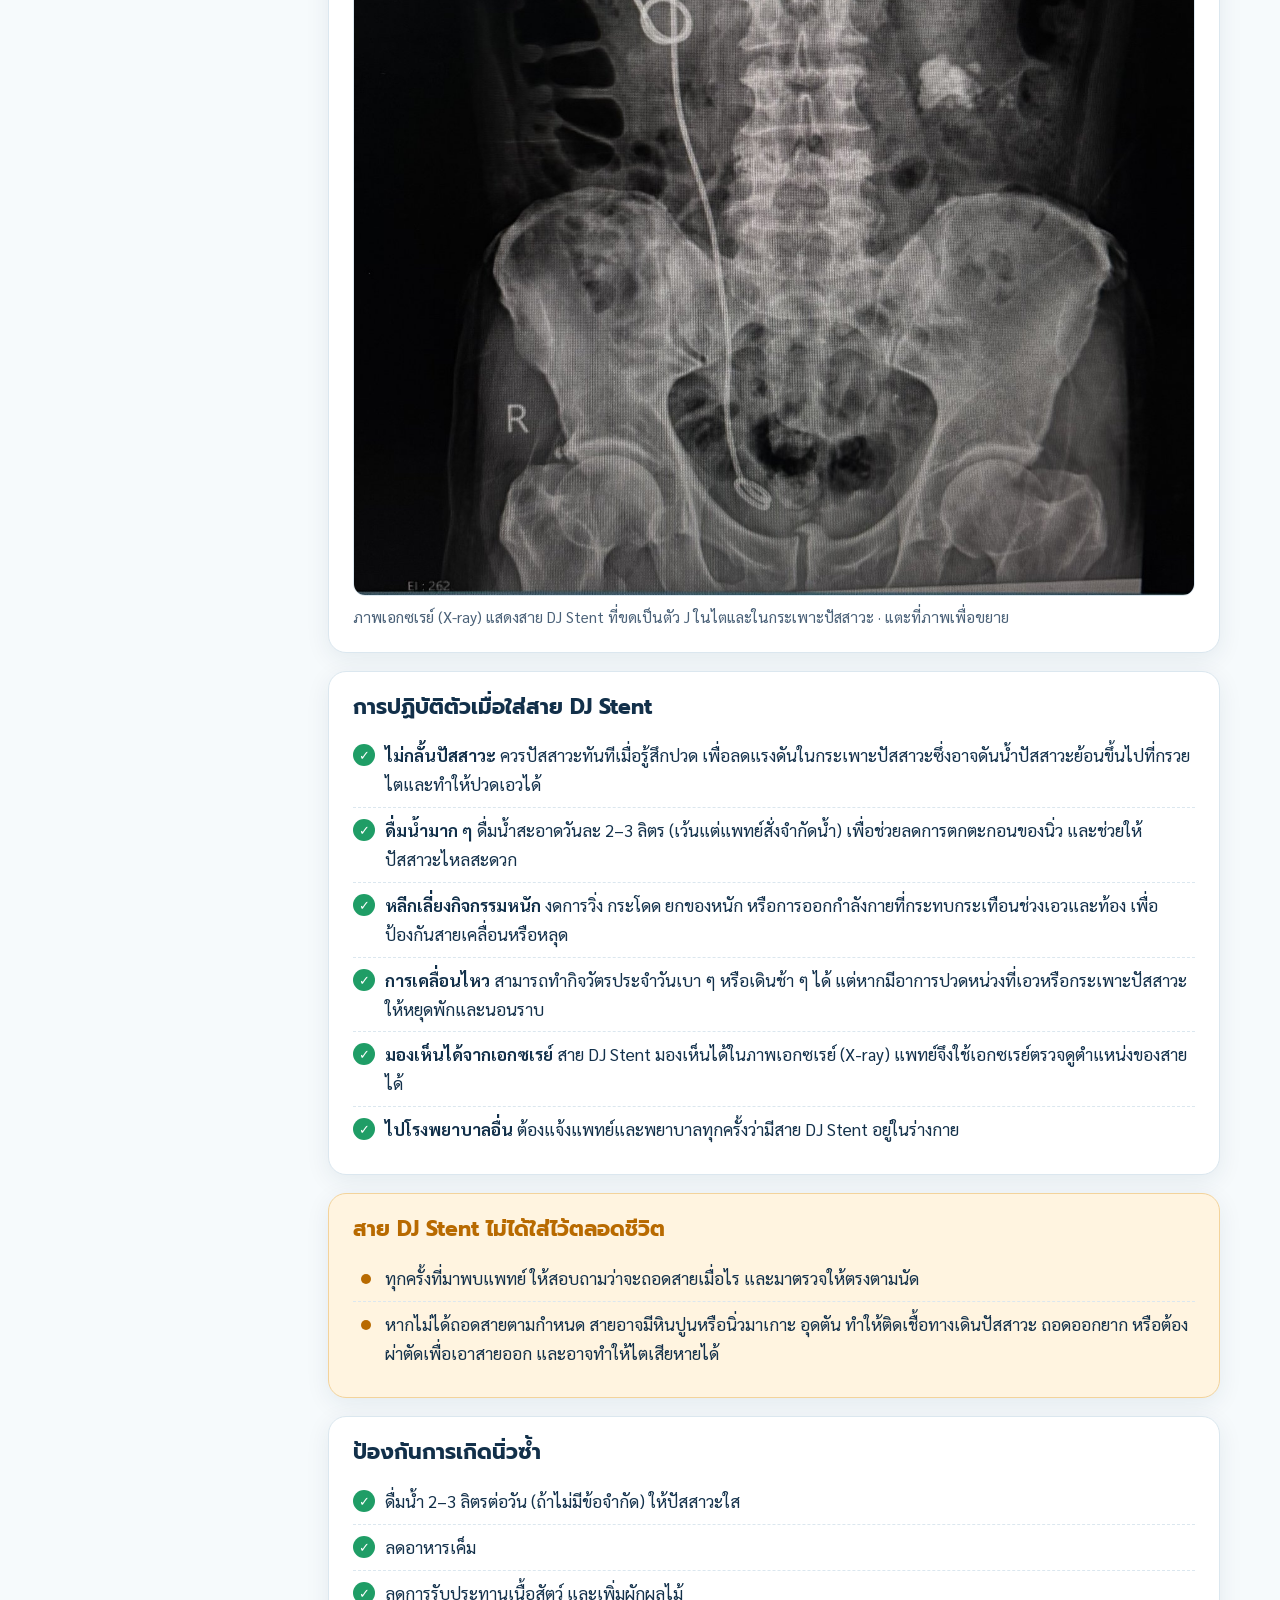
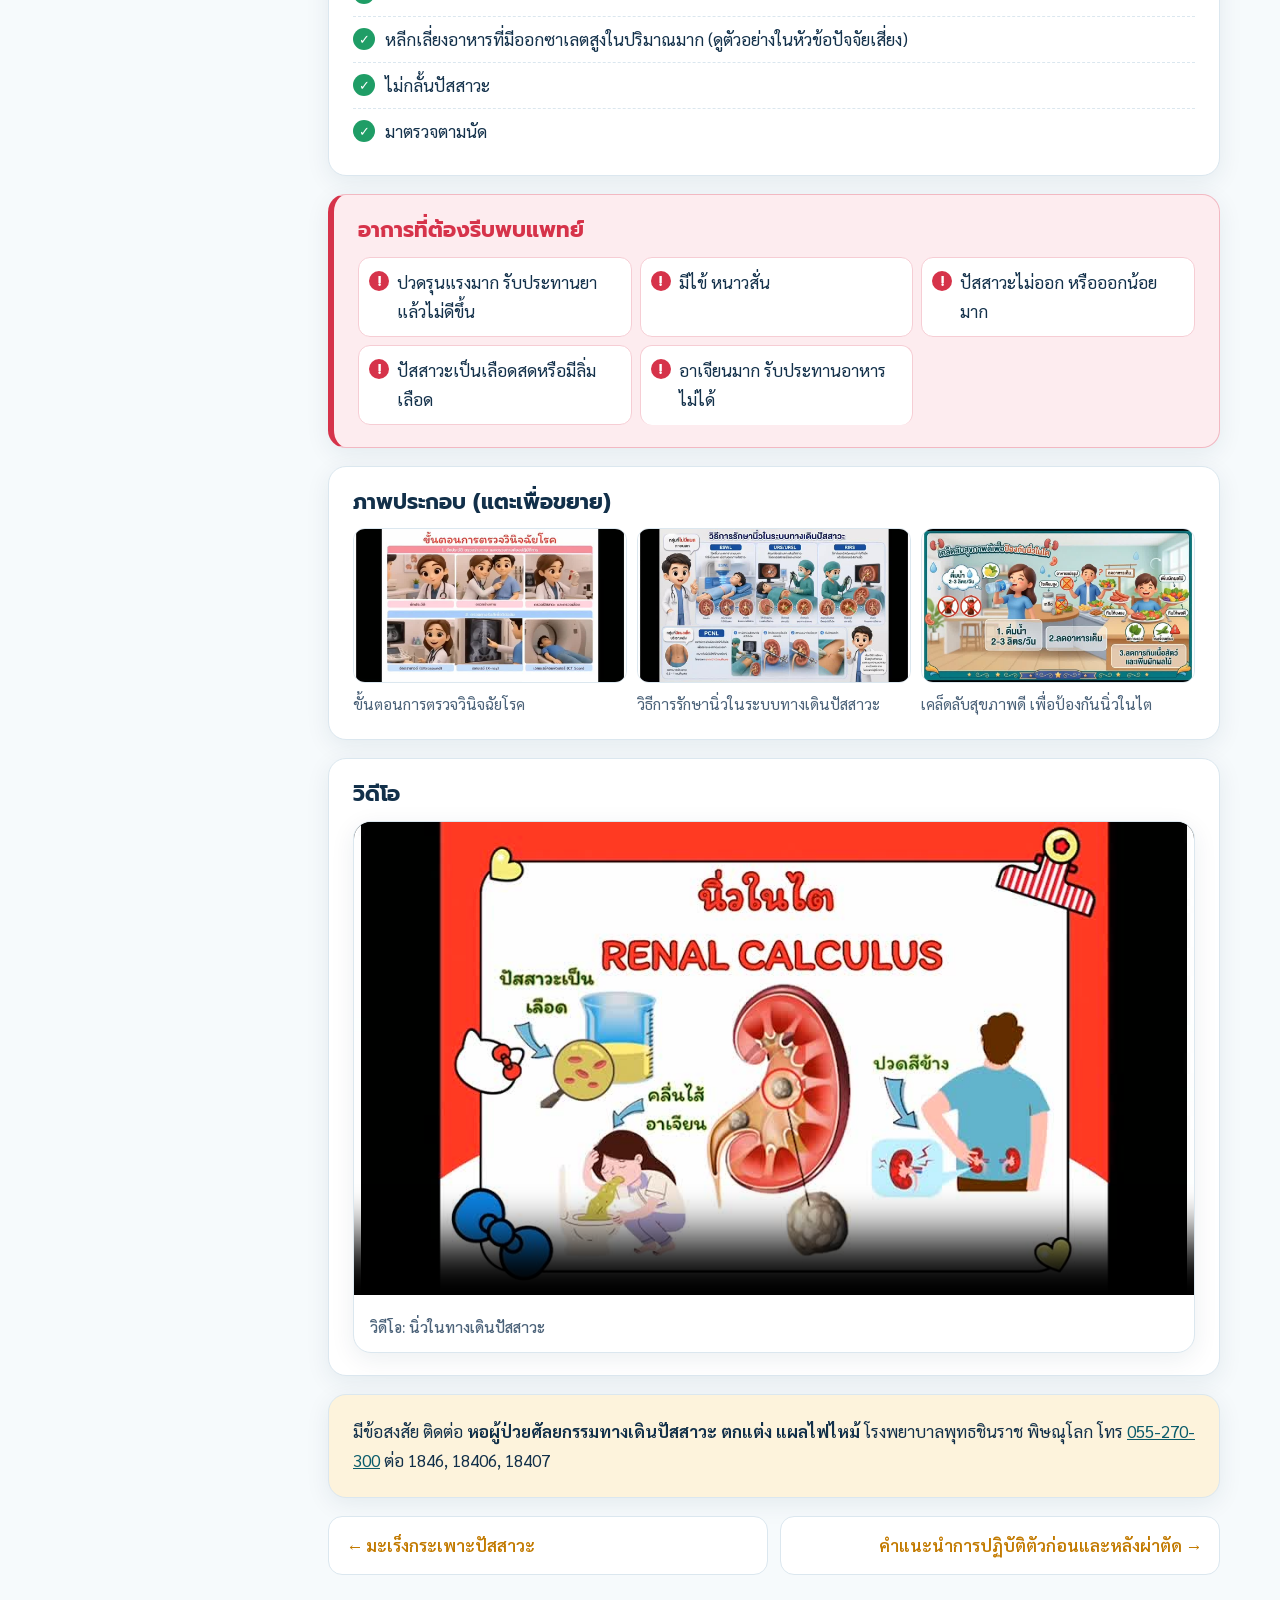
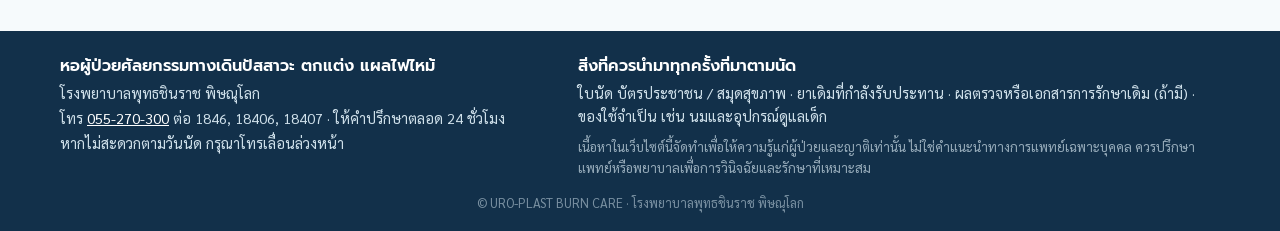
<file: renal-calculi.html>
<!doctype html>
<html lang="th">
<head>
<meta charset="utf-8">
<meta name="viewport" content="width=device-width, initial-scale=1">
<title>นิ่วในไต (Renal Calculi) | URO-PLAST BURN CARE</title>
<meta name="description" content="ภาวะที่มีผลึกแร่ธาตุสะสมจนเกิดเป็นก้อนนิ่วภายในไต ซึ่งอาจเคลื่อนลงไปอุดตันในท่อไต ทำให้มีอาการปวดบริเวณเอวหรือสีข้างอย่างรุนแรงเป็นพัก ๆ ปวดร้าวลงท้อง">
<link rel="preconnect" href="https://fonts.googleapis.com">
<link rel="preconnect" href="https://fonts.gstatic.com" crossorigin>
<link href="https://fonts.googleapis.com/css2?family=Prompt:wght@500;600;700&family=Sarabun:wght@400;500;700&display=swap" rel="stylesheet">
<link rel="stylesheet" href="assets/css/style.css">
</head>
<body>
<a class="skip" href="#main">ข้ามไปยังเนื้อหา</a>
<header class="site-header">
  <div class="wrap bar">
    <a class="brand" href="index.html" aria-label="หน้าแรก URO-PLAST BURN CARE">
      <span class="logo" aria-hidden="true">✚</span>
      <span><b>URO-PLAST</b> <em>BURN CARE</em><small>โรงพยาบาลพุทธชินราช พิษณุโลก</small></span>
    </a>
    <div class="tools">
      <button class="fs-btn" data-fs="-1" aria-label="ลดขนาดตัวอักษร">ก-</button>
      <button class="fs-btn" data-fs="1" aria-label="เพิ่มขนาดตัวอักษร">ก+</button>
      <button class="menu-btn" aria-expanded="false" aria-controls="menu" aria-label="เมนู">☰</button>
    </div>
    <nav id="menu" class="menu"><ul><li><a href="index.html#topics">ข้อมูลโรค</a></li><li><a href="index.html#care">การปฏิบัติตัว</a></li><li><a href="index.html#videos">วิดีโอความรู้</a></li><li><a href="index.html#contact">ติดต่อหอผู้ป่วย</a></li></ul></nav>
  </div>
</header>
<main id="main" class="topic c-amber">
<section class="topic-hero">
  <div class="wrap th-grid">
    <div>
      <p class="crumb"><a href="index.html">หน้าแรก</a> / ข้อมูลโรค</p>
      <p class="eyebrow">Renal Calculi</p>
      <h1>นิ่วในไต</h1>
      <p class="hero-lead">ภาวะที่มีผลึกแร่ธาตุสะสมจนเกิดเป็นก้อนนิ่วภายในไต ซึ่งอาจเคลื่อนลงไปอุดตันในท่อไต ทำให้มีอาการปวดบริเวณเอวหรือสีข้างอย่างรุนแรงเป็นพัก ๆ ปวดร้าวลงท้องน้อยหรือขาหนีบ คลื่นไส้ อาเจียน และอาจมีเลือดปนในปัสสาวะ หากเกิดการอุดตันร่วมกับการติดเชื้อ อาจเป็นอันตรายต่อไตและทำให้เกิดการติดเชื้อรุนแรงได้</p>
    </div>
    <div class="th-art"><img src="assets/img/poster-stone.jpg" alt="" class="zoom"></div>
  </div>
</section>
<div class="wrap topic-body">
  <aside class="toc" aria-label="สารบัญ"><p>ในหน้านี้</p><a href="#s1">อาการที่พบบ่อย</a><a href="#s2">ปัจจัยเสี่ยง</a><a href="#s3">ขั้นตอนการตรวจวินิจฉัยโรค</a><a href="#s4">วิธีการรักษานิ่วในระบบทางเดินปัสสาวะ</a><a href="#s6">สาย DJ Stent คืออะไร?</a><a href="#s9">การปฏิบัติตัวเมื่อใส่สาย DJ Stent</a><a href="#s10">สาย DJ Stent ไม่ได้ใส่ไว้ตลอดชีวิต</a><a href="#s11">ป้องกันการเกิดนิ่วซ้ำ</a><a href="#s12">อาการที่ต้องรีบพบแพทย์</a><a href="#pics">สื่อความรู้</a></aside>
  <div class="content">
    <section id="s1" class="panel k-list"><h2>อาการที่พบบ่อย</h2><ul><li>ปวดบริเวณเอวหรือสีข้างอย่างรุนแรงเป็นพัก ๆ</li><li>ปวดร้าวลงท้องน้อยหรือขาหนีบ</li><li>คลื่นไส้ อาเจียน</li><li>ปัสสาวะมีเลือดปน ขุ่น หรือมีเม็ดกรวดปน</li><li>ปัสสาวะแสบขัด หรือปัสสาวะบ่อย</li></ul></section><section id="s2" class="panel k-list"><h2>ปัจจัยเสี่ยง</h2><ul><li>ดื่มน้ำน้อย</li><li>รับประทานอาหารเค็มจัด หรือโปรตีนจากเนื้อสัตว์มาก</li><li>รับประทานอาหารที่มีออกซาเลตสูง เช่น ผักโขม (ปวยเล้ง) ใบชะพลู ผักชีฝรั่ง มะเฟือง (โดยเฉพาะชนิดเปรี้ยว) บีทรูท มันสำปะหลัง ถั่วลิสง อัลมอนด์ งา ชาเข้ม/ชาดำ กาแฟ โกโก้ และดาร์กช็อกโกแลต</li><li>ดื่มน้ำจากแหล่งธรรมชาติ เช่น น้ำฝน น้ำบ่อ น้ำบาดาล</li><li>มีประวัติครอบครัวเป็นนิ่ว</li><li>ภาวะน้ำหนักเกิน</li></ul></section><section id="s3" class="panel k-steps"><h2>ขั้นตอนการตรวจวินิจฉัยโรค</h2><ul><li>ซักประวัติ</li><li>ตรวจร่างกาย</li><li>ตรวจปัสสาวะและตรวจเลือด</li><li>อัลตราซาวด์ (Ultrasound)</li><li>เอกซเรย์ (X-ray)</li><li>เอกซเรย์คอมพิวเตอร์ (CT Scan)</li></ul></section><section id="s4" class="panel k-info"><h2>วิธีการรักษานิ่วในระบบทางเดินปัสสาวะ</h2><ul><li>นิ่วขนาดเล็ก: ดื่มน้ำมาก ๆ ร่วมกับยา เพื่อช่วยให้นิ่วหลุดออกเอง</li><li><b>ESWL</b> การสลายนิ่วด้วยคลื่นกระแทกจากภายนอกร่างกาย</li><li><b>URS / URSL</b> การส่องกล้องผ่านท่อปัสสาวะเข้าไปในท่อไต เพื่อคีบหรือยิงเลเซอร์สลายนิ่ว</li><li><b>RIRS</b> การส่องกล้องชนิดอ่อนเข้าไปถึงในไต เพื่อสลายนิ่วด้วยเลเซอร์</li><li><b>PCNL</b> การเจาะรูผ่านผิวหนังบริเวณหลังเข้าไปในไต เพื่อเอานิ่วขนาดใหญ่ออก</li></ul></section><section id="s5" class="panel media"><h2>การดูแลหลังทำ</h2><figure><img src="assets/img/stone-aftercare.jpg" alt="การรักษานิ่วในทางเดินปัสสาวะและการดูแลหลังทำ" loading="lazy" class="zoom"><figcaption>การรักษานิ่วในทางเดินปัสสาวะและการดูแลหลังทำ · แตะที่ภาพเพื่อขยาย</figcaption></figure></section><section id="s6" class="panel k-info"><h2>สาย DJ Stent คืออะไร?</h2><p>สาย Double J Stent (DJ stent) เป็นท่อเส้นเล็ก ๆ วางอยู่ภายในท่อไต (Ureter) มีลักษณะขดเป็นตัว J ทั้งสองด้าน เพื่อไม่ให้เลื่อนหลุดออกจากไตหรือกระเพาะปัสสาวะ ช่วยระบายปัสสาวะจากไต ป้องกันท่อไตตีบหรือบวมหลังผ่าตัด ช่วยให้แผลท่อไตหายดีขึ้น และลดอาการปวดจากการอุดตัน</p></section><section id="s7" class="panel media"><h2>สาย DJ Stent คืออะไร และประโยชน์ของการใส่สาย</h2><figure><img src="assets/img/dj-stent.jpg" alt="สาย DJ Stent คืออะไร และประโยชน์ของการใส่สาย" loading="lazy" class="zoom"><figcaption>สาย DJ Stent คืออะไร และประโยชน์ของการใส่สาย · แตะที่ภาพเพื่อขยาย</figcaption></figure></section><section id="s8" class="panel media"><h2>ภาพเอกซเรย์ผู้ป่วยที่ใส่สาย DJ Stent</h2><figure><img src="assets/img/dj-stent-xray.jpg" alt="ภาพเอกซเรย์ (X-ray) แสดงสาย DJ Stent ที่ขดเป็นตัว J ในไตและในกระเพาะปัสสาวะ" loading="lazy" class="zoom"><figcaption>ภาพเอกซเรย์ (X-ray) แสดงสาย DJ Stent ที่ขดเป็นตัว J ในไตและในกระเพาะปัสสาวะ · แตะที่ภาพเพื่อขยาย</figcaption></figure></section><section id="s9" class="panel k-check"><h2>การปฏิบัติตัวเมื่อใส่สาย DJ Stent</h2><ul><li><b>ไม่กลั้นปัสสาวะ</b> ควรปัสสาวะทันทีเมื่อรู้สึกปวด เพื่อลดแรงดันในกระเพาะปัสสาวะซึ่งอาจดันน้ำปัสสาวะย้อนขึ้นไปที่กรวยไตและทำให้ปวดเอวได้</li><li><b>ดื่มน้ำมาก ๆ</b> ดื่มน้ำสะอาดวันละ 2–3 ลิตร (เว้นแต่แพทย์สั่งจำกัดน้ำ) เพื่อช่วยลดการตกตะกอนของนิ่ว และช่วยให้ปัสสาวะไหลสะดวก</li><li><b>หลีกเลี่ยงกิจกรรมหนัก</b> งดการวิ่ง กระโดด ยกของหนัก หรือการออกกำลังกายที่กระทบกระเทือนช่วงเอวและท้อง เพื่อป้องกันสายเคลื่อนหรือหลุด</li><li><b>การเคลื่อนไหว</b> สามารถทำกิจวัตรประจำวันเบา ๆ หรือเดินช้า ๆ ได้ แต่หากมีอาการปวดหน่วงที่เอวหรือกระเพาะปัสสาวะ ให้หยุดพักและนอนราบ</li><li><b>มองเห็นได้จากเอกซเรย์</b> สาย DJ Stent มองเห็นได้ในภาพเอกซเรย์ (X-ray) แพทย์จึงใช้เอกซเรย์ตรวจดูตำแหน่งของสายได้</li><li><b>ไปโรงพยาบาลอื่น</b> ต้องแจ้งแพทย์และพยาบาลทุกครั้งว่ามีสาย DJ Stent อยู่ในร่างกาย</li></ul></section><section id="s10" class="panel k-warn"><h2>สาย DJ Stent ไม่ได้ใส่ไว้ตลอดชีวิต</h2><ul><li>ทุกครั้งที่มาพบแพทย์ ให้สอบถามว่าจะถอดสายเมื่อไร และมาตรวจให้ตรงตามนัด</li><li>หากไม่ได้ถอดสายตามกำหนด สายอาจมีหินปูนหรือนิ่วมาเกาะ อุดตัน ทำให้ติดเชื้อทางเดินปัสสาวะ ถอดออกยาก หรือต้องผ่าตัดเพื่อเอาสายออก และอาจทำให้ไตเสียหายได้</li></ul></section><section id="s11" class="panel k-check"><h2>ป้องกันการเกิดนิ่วซ้ำ</h2><ul><li>ดื่มน้ำ 2–3 ลิตรต่อวัน (ถ้าไม่มีข้อจำกัด) ให้ปัสสาวะใส</li><li>ลดอาหารเค็ม</li><li>ลดการรับประทานเนื้อสัตว์ และเพิ่มผักผลไม้</li><li>หลีกเลี่ยงอาหารที่มีออกซาเลตสูงในปริมาณมาก (ดูตัวอย่างในหัวข้อปัจจัยเสี่ยง)</li><li>ไม่กลั้นปัสสาวะ</li><li>มาตรวจตามนัด</li></ul></section><section id="s12" class="panel k-danger"><h2>อาการที่ต้องรีบพบแพทย์</h2><ul><li>ปวดรุนแรงมาก รับประทานยาแล้วไม่ดีขึ้น</li><li>มีไข้ หนาวสั่น</li><li>ปัสสาวะไม่ออก หรือออกน้อยมาก</li><li>ปัสสาวะเป็นเลือดสดหรือมีลิ่มเลือด</li><li>อาเจียนมาก รับประทานอาหารไม่ได้</li></ul></section>
    <section class="panel media" id="pics"><h2>ภาพประกอบ (แตะเพื่อขยาย)</h2><div class="gallery"><figure><img src="assets/img/stone-diagnosis.jpg" alt="ขั้นตอนการตรวจวินิจฉัยโรค" loading="lazy" class="zoom"><figcaption>ขั้นตอนการตรวจวินิจฉัยโรค</figcaption></figure><figure><img src="assets/img/stone-treatment.jpg" alt="วิธีการรักษานิ่วในระบบทางเดินปัสสาวะ" loading="lazy" class="zoom"><figcaption>วิธีการรักษานิ่วในระบบทางเดินปัสสาวะ</figcaption></figure><figure><img src="assets/img/stone-prevent.jpg" alt="เคล็ดลับสุขภาพดี เพื่อป้องกันนิ่วในไต" loading="lazy" class="zoom"><figcaption>เคล็ดลับสุขภาพดี เพื่อป้องกันนิ่วในไต</figcaption></figure></div></section><section class="panel media" id="video"><h2>วิดีโอ</h2><figure class="video">
  <video controls preload="none" playsinline poster="assets/img/poster-stone.jpg"><source src="assets/video/kidney-stone.mp4" type="video/mp4">เบราว์เซอร์ของคุณไม่รองรับการเล่นวิดีโอ</video>
  <figcaption>วิดีโอ: นิ่วในทางเดินปัสสาวะ</figcaption>
</figure></section>
    <section class="panel contact-mini"><p>มีข้อสงสัย ติดต่อ <b>หอผู้ป่วยศัลยกรรมทางเดินปัสสาวะ ตกแต่ง แผลไฟไหม้</b> โรงพยาบาลพุทธชินราช พิษณุโลก โทร <a href="tel:055270300">055-270-300</a> ต่อ 1846, 18406, 18407</p></section>
    <nav class="pager"><a href="bladder-cancer.html">← มะเร็งกระเพาะปัสสาวะ</a><a href="surgery-care.html">คำแนะนำการปฏิบัติตัวก่อนและหลังผ่าตัด →</a></nav>
  </div>
</div>
</main>
<footer class="site-footer" id="contact">
  <div class="wrap foot">
    <div>
      <p class="foot-title">หอผู้ป่วยศัลยกรรมทางเดินปัสสาวะ ตกแต่ง แผลไฟไหม้</p>
      <p>โรงพยาบาลพุทธชินราช พิษณุโลก</p>
      <p>โทร <a href="tel:055270300">055-270-300</a> ต่อ 1846, 18406, 18407 · ให้คำปรึกษาตลอด 24 ชั่วโมง</p>
      <p>หากไม่สะดวกตามวันนัด กรุณาโทรเลื่อนล่วงหน้า</p>
    </div>
    <div>
      <p class="foot-title">สิ่งที่ควรนำมาทุกครั้งที่มาตามนัด</p>
      <p>ใบนัด บัตรประชาชน / สมุดสุขภาพ · ยาเดิมที่กำลังรับประทาน · ผลตรวจหรือเอกสารการรักษาเดิม (ถ้ามี) · ของใช้จำเป็น เช่น นมและอุปกรณ์ดูแลเด็ก</p>
      <p class="disclaimer">เนื้อหาในเว็บไซต์นี้จัดทำเพื่อให้ความรู้แก่ผู้ป่วยและญาติเท่านั้น ไม่ใช่คำแนะนำทางการแพทย์เฉพาะบุคคล ควรปรึกษาแพทย์หรือพยาบาลเพื่อการวินิจฉัยและรักษาที่เหมาะสม</p>
    </div>
  </div>
  <p class="copy">© URO-PLAST BURN CARE · โรงพยาบาลพุทธชินราช พิษณุโลก</p>
</footer>
<a href="tel:055270300" class="fab-call" aria-label="ช่องทางการติดต่อ"><span>ช่องทางการติดต่อ</span></a>
<button class="to-top" aria-label="กลับขึ้นด้านบน">↑</button>
<div class="lightbox" hidden><button class="lb-close" aria-label="ปิด">✕</button><img alt=""></div>
<script src="assets/js/main.js"></script>
</body>
</html>
</file>
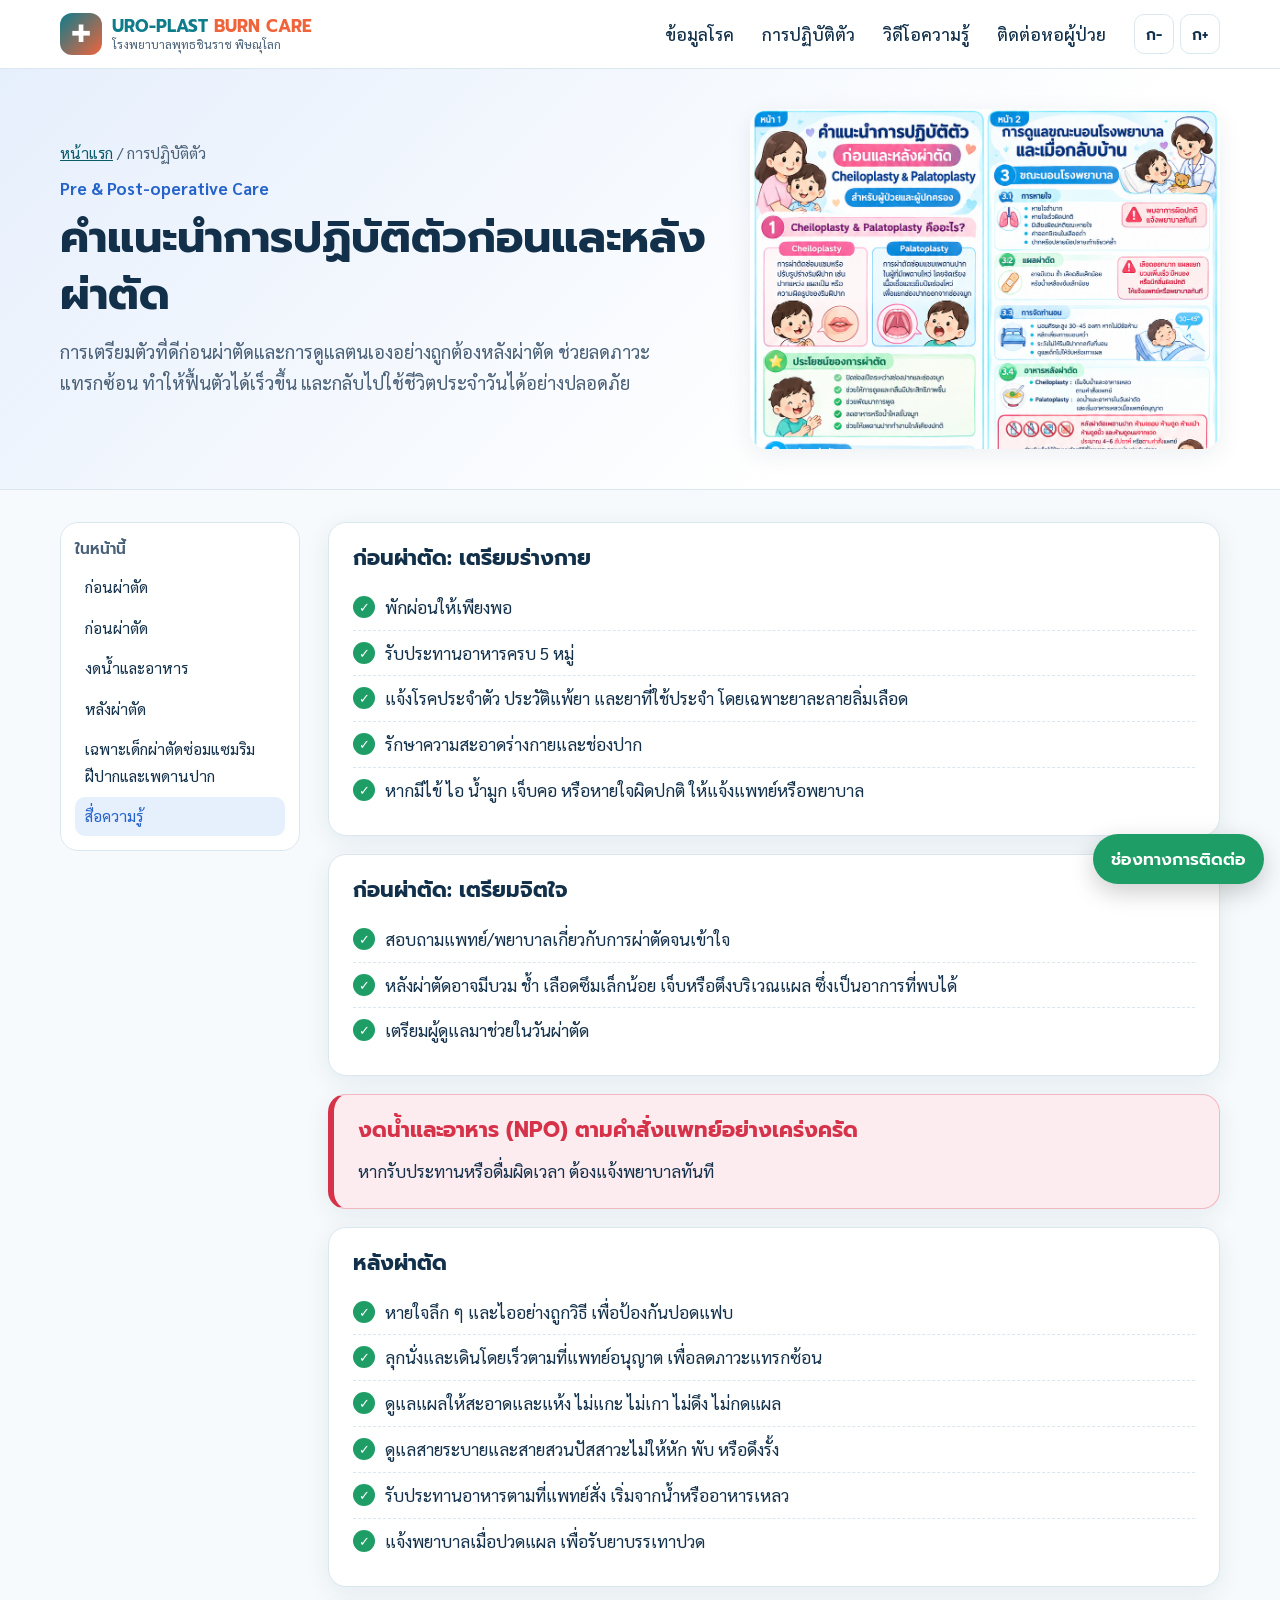
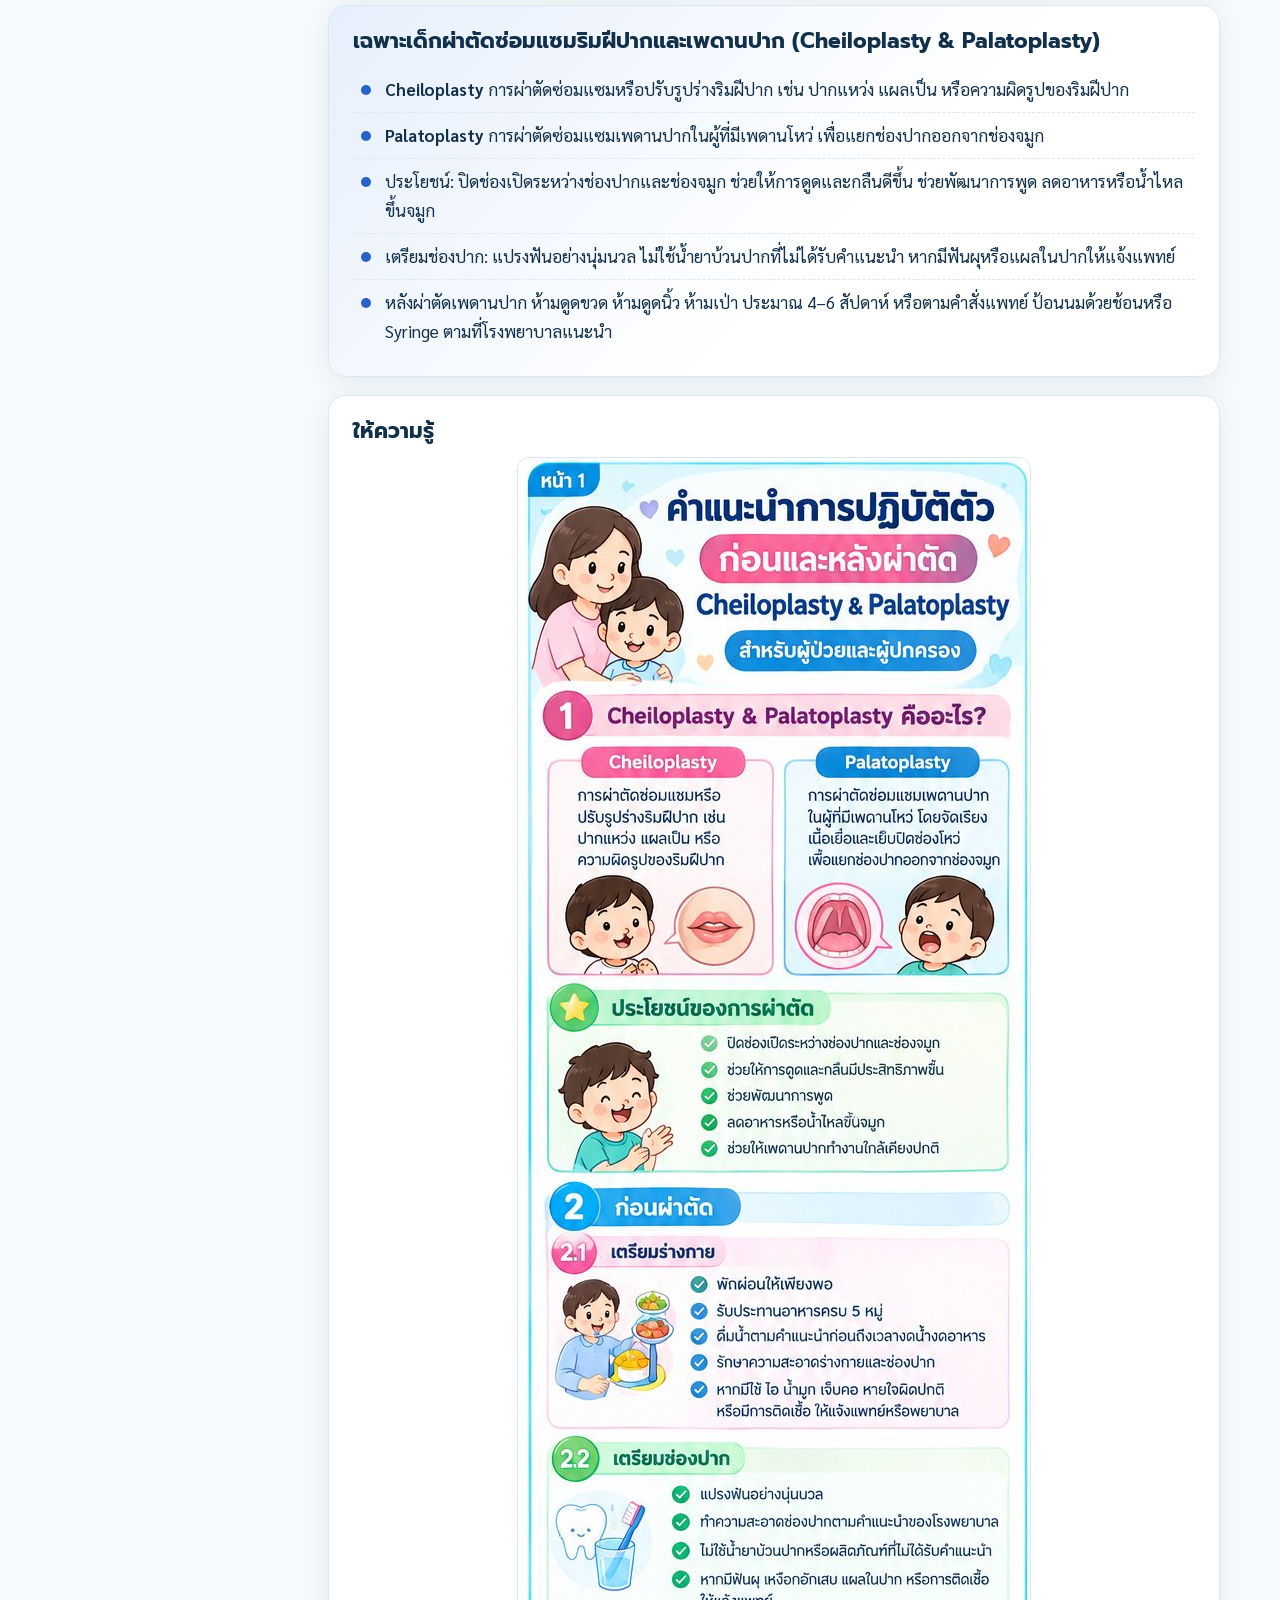
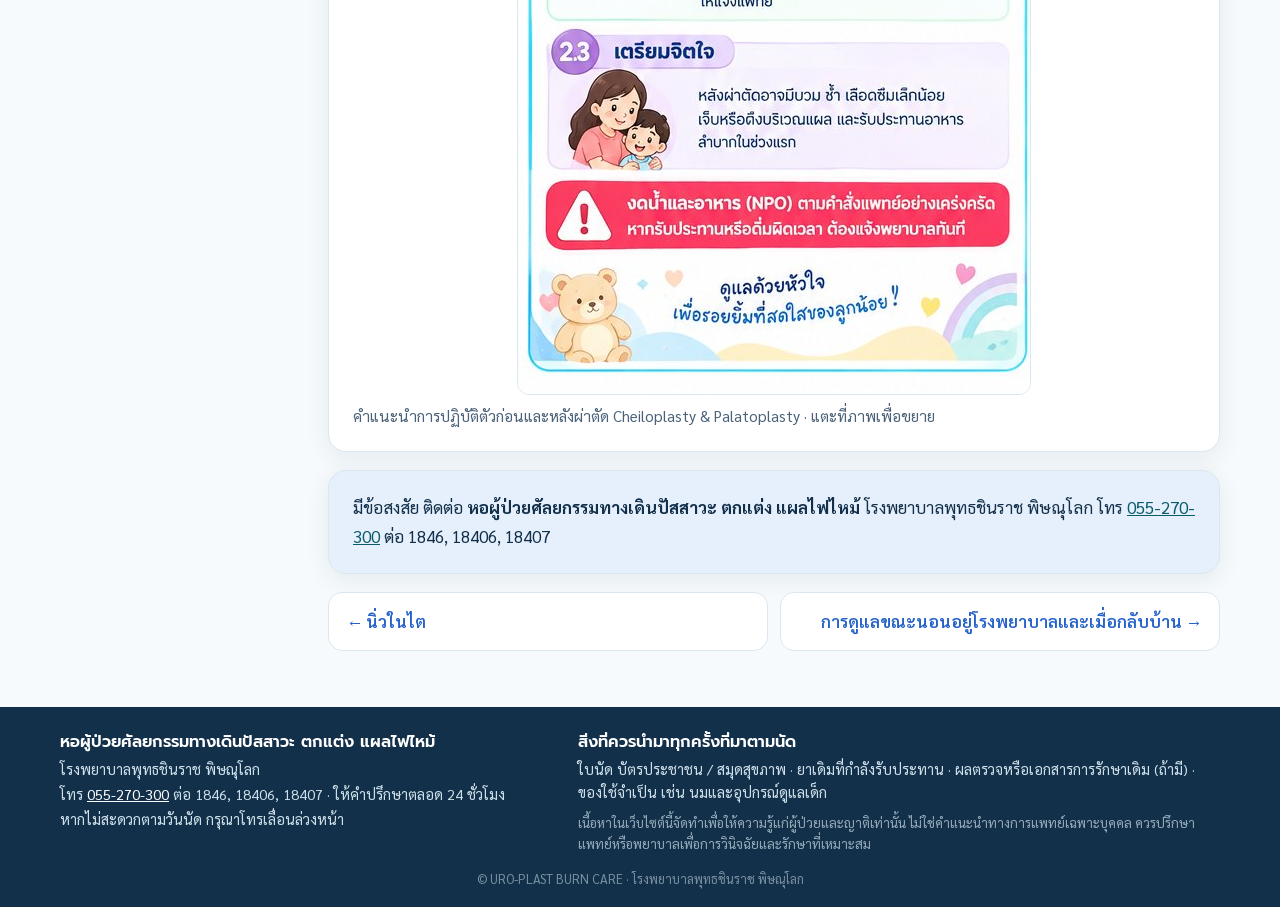
<file: surgery-care.html>
<!doctype html>
<html lang="th">
<head>
<meta charset="utf-8">
<meta name="viewport" content="width=device-width, initial-scale=1">
<title>คำแนะนำการปฏิบัติตัวก่อนและหลังผ่าตัด (Pre &amp; Post-operative Care) | URO-PLAST BURN CARE</title>
<meta name="description" content="การเตรียมตัวที่ดีก่อนผ่าตัดและการดูแลตนเองอย่างถูกต้องหลังผ่าตัด ช่วยลดภาวะแทรกซ้อน ทำให้ฟื้นตัวได้เร็วขึ้น และกลับไปใช้ชีวิตประจำวันได้อย่างปลอดภัย">
<link rel="preconnect" href="https://fonts.googleapis.com">
<link rel="preconnect" href="https://fonts.gstatic.com" crossorigin>
<link href="https://fonts.googleapis.com/css2?family=Prompt:wght@500;600;700&family=Sarabun:wght@400;500;700&display=swap" rel="stylesheet">
<link rel="stylesheet" href="assets/css/style.css">
</head>
<body>
<a class="skip" href="#main">ข้ามไปยังเนื้อหา</a>
<header class="site-header">
  <div class="wrap bar">
    <a class="brand" href="index.html" aria-label="หน้าแรก URO-PLAST BURN CARE">
      <span class="logo" aria-hidden="true">✚</span>
      <span><b>URO-PLAST</b> <em>BURN CARE</em><small>โรงพยาบาลพุทธชินราช พิษณุโลก</small></span>
    </a>
    <div class="tools">
      <button class="fs-btn" data-fs="-1" aria-label="ลดขนาดตัวอักษร">ก-</button>
      <button class="fs-btn" data-fs="1" aria-label="เพิ่มขนาดตัวอักษร">ก+</button>
      <button class="menu-btn" aria-expanded="false" aria-controls="menu" aria-label="เมนู">☰</button>
    </div>
    <nav id="menu" class="menu"><ul><li><a href="index.html#topics">ข้อมูลโรค</a></li><li><a href="index.html#care">การปฏิบัติตัว</a></li><li><a href="index.html#videos">วิดีโอความรู้</a></li><li><a href="index.html#contact">ติดต่อหอผู้ป่วย</a></li></ul></nav>
  </div>
</header>
<main id="main" class="topic c-blue">
<section class="topic-hero">
  <div class="wrap th-grid">
    <div>
      <p class="crumb"><a href="index.html">หน้าแรก</a> / การปฏิบัติตัว</p>
      <p class="eyebrow">Pre & Post-operative Care</p>
      <h1>คำแนะนำการปฏิบัติตัวก่อนและหลังผ่าตัด</h1>
      <p class="hero-lead">การเตรียมตัวที่ดีก่อนผ่าตัดและการดูแลตนเองอย่างถูกต้องหลังผ่าตัด ช่วยลดภาวะแทรกซ้อน ทำให้ฟื้นตัวได้เร็วขึ้น และกลับไปใช้ชีวิตประจำวันได้อย่างปลอดภัย</p>
    </div>
    <div class="th-art"><img src="assets/img/cleft-surgery.png" alt="" class="zoom"></div>
  </div>
</section>
<div class="wrap topic-body">
  <aside class="toc" aria-label="สารบัญ"><p>ในหน้านี้</p><a href="#s1">ก่อนผ่าตัด</a><a href="#s2">ก่อนผ่าตัด</a><a href="#s3">งดน้ำและอาหาร</a><a href="#s4">หลังผ่าตัด</a><a href="#s5">เฉพาะเด็กผ่าตัดซ่อมแซมริมฝีปากและเพดานปาก</a><a href="#infographic">สื่อความรู้</a></aside>
  <div class="content">
    <section id="s1" class="panel k-check"><h2>ก่อนผ่าตัด: เตรียมร่างกาย</h2><ul><li>พักผ่อนให้เพียงพอ</li><li>รับประทานอาหารครบ 5 หมู่</li><li>แจ้งโรคประจำตัว ประวัติแพ้ยา และยาที่ใช้ประจำ โดยเฉพาะยาละลายลิ่มเลือด</li><li>รักษาความสะอาดร่างกายและช่องปาก</li><li>หากมีไข้ ไอ น้ำมูก เจ็บคอ หรือหายใจผิดปกติ ให้แจ้งแพทย์หรือพยาบาล</li></ul></section><section id="s2" class="panel k-check"><h2>ก่อนผ่าตัด: เตรียมจิตใจ</h2><ul><li>สอบถามแพทย์/พยาบาลเกี่ยวกับการผ่าตัดจนเข้าใจ</li><li>หลังผ่าตัดอาจมีบวม ช้ำ เลือดซึมเล็กน้อย เจ็บหรือตึงบริเวณแผล ซึ่งเป็นอาการที่พบได้</li><li>เตรียมผู้ดูแลมาช่วยในวันผ่าตัด</li></ul></section><section id="s3" class="panel k-danger"><h2>งดน้ำและอาหาร (NPO) ตามคำสั่งแพทย์อย่างเคร่งครัด</h2><p>หากรับประทานหรือดื่มผิดเวลา ต้องแจ้งพยาบาลทันที</p></section><section id="s4" class="panel k-check"><h2>หลังผ่าตัด</h2><ul><li>หายใจลึก ๆ และไออย่างถูกวิธี เพื่อป้องกันปอดแฟบ</li><li>ลุกนั่งและเดินโดยเร็วตามที่แพทย์อนุญาต เพื่อลดภาวะแทรกซ้อน</li><li>ดูแลแผลให้สะอาดและแห้ง ไม่แกะ ไม่เกา ไม่ดึง ไม่กดแผล</li><li>ดูแลสายระบายและสายสวนปัสสาวะไม่ให้หัก พับ หรือดึงรั้ง</li><li>รับประทานอาหารตามที่แพทย์สั่ง เริ่มจากน้ำหรืออาหารเหลว</li><li>แจ้งพยาบาลเมื่อปวดแผล เพื่อรับยาบรรเทาปวด</li></ul></section><section id="s5" class="panel k-info"><h2>เฉพาะเด็กผ่าตัดซ่อมแซมริมฝีปากและเพดานปาก (Cheiloplasty & Palatoplasty)</h2><ul><li><b>Cheiloplasty</b> การผ่าตัดซ่อมแซมหรือปรับรูปร่างริมฝีปาก เช่น ปากแหว่ง แผลเป็น หรือความผิดรูปของริมฝีปาก</li><li><b>Palatoplasty</b> การผ่าตัดซ่อมแซมเพดานปากในผู้ที่มีเพดานโหว่ เพื่อแยกช่องปากออกจากช่องจมูก</li><li>ประโยชน์: ปิดช่องเปิดระหว่างช่องปากและช่องจมูก ช่วยให้การดูดและกลืนดีขึ้น ช่วยพัฒนาการพูด ลดอาหารหรือน้ำไหลขึ้นจมูก</li><li>เตรียมช่องปาก: แปรงฟันอย่างนุ่มนวล ไม่ใช้น้ำยาบ้วนปากที่ไม่ได้รับคำแนะนำ หากมีฟันผุหรือแผลในปากให้แจ้งแพทย์</li><li>หลังผ่าตัดเพดานปาก ห้ามดูดขวด ห้ามดูดนิ้ว ห้ามเป่า ประมาณ 4–6 สัปดาห์ หรือตามคำสั่งแพทย์ ป้อนนมด้วยช้อนหรือ Syringe ตามที่โรงพยาบาลแนะนำ</li></ul></section>
    <section class="panel media" id="infographic"><h2>ให้ความรู้</h2><figure><img src="assets/img/cleft-page1.jpg" alt="คำแนะนำการปฏิบัติตัวก่อนและหลังผ่าตัด Cheiloplasty & Palatoplasty" loading="lazy" class="zoom"><figcaption>คำแนะนำการปฏิบัติตัวก่อนและหลังผ่าตัด Cheiloplasty & Palatoplasty · แตะที่ภาพเพื่อขยาย</figcaption></figure></section>
    <section class="panel contact-mini"><p>มีข้อสงสัย ติดต่อ <b>หอผู้ป่วยศัลยกรรมทางเดินปัสสาวะ ตกแต่ง แผลไฟไหม้</b> โรงพยาบาลพุทธชินราช พิษณุโลก โทร <a href="tel:055270300">055-270-300</a> ต่อ 1846, 18406, 18407</p></section>
    <nav class="pager"><a href="renal-calculi.html">← นิ่วในไต</a><a href="hospital-home-care.html">การดูแลขณะนอนอยู่โรงพยาบาลและเมื่อกลับบ้าน →</a></nav>
  </div>
</div>
</main>
<footer class="site-footer" id="contact">
  <div class="wrap foot">
    <div>
      <p class="foot-title">หอผู้ป่วยศัลยกรรมทางเดินปัสสาวะ ตกแต่ง แผลไฟไหม้</p>
      <p>โรงพยาบาลพุทธชินราช พิษณุโลก</p>
      <p>โทร <a href="tel:055270300">055-270-300</a> ต่อ 1846, 18406, 18407 · ให้คำปรึกษาตลอด 24 ชั่วโมง</p>
      <p>หากไม่สะดวกตามวันนัด กรุณาโทรเลื่อนล่วงหน้า</p>
    </div>
    <div>
      <p class="foot-title">สิ่งที่ควรนำมาทุกครั้งที่มาตามนัด</p>
      <p>ใบนัด บัตรประชาชน / สมุดสุขภาพ · ยาเดิมที่กำลังรับประทาน · ผลตรวจหรือเอกสารการรักษาเดิม (ถ้ามี) · ของใช้จำเป็น เช่น นมและอุปกรณ์ดูแลเด็ก</p>
      <p class="disclaimer">เนื้อหาในเว็บไซต์นี้จัดทำเพื่อให้ความรู้แก่ผู้ป่วยและญาติเท่านั้น ไม่ใช่คำแนะนำทางการแพทย์เฉพาะบุคคล ควรปรึกษาแพทย์หรือพยาบาลเพื่อการวินิจฉัยและรักษาที่เหมาะสม</p>
    </div>
  </div>
  <p class="copy">© URO-PLAST BURN CARE · โรงพยาบาลพุทธชินราช พิษณุโลก</p>
</footer>
<a href="tel:055270300" class="fab-call" aria-label="ช่องทางการติดต่อ"><span>ช่องทางการติดต่อ</span></a>
<button class="to-top" aria-label="กลับขึ้นด้านบน">↑</button>
<div class="lightbox" hidden><button class="lb-close" aria-label="ปิด">✕</button><img alt=""></div>
<script src="assets/js/main.js"></script>
</body>
</html>
</file>
<file: assets/css/style.css>
/* URO-PLAST BURN CARE — static site styles */
:root {
  --ink: #12304a;
  --ink-2: #4a6178;
  --bg: #f6fafc;
  --card: #ffffff;
  --line: #dbe7ef;
  --brand: #0f7c8c;
  --brand-2: #0b5c6b;
  --accent: #f0643c;
  --danger: #d6334a;
  --danger-bg: #fdecef;
  --warn: #b86a00;
  --warn-bg: #fff4e0;
  --ok: #1f9d66;
  --radius: 18px;
  --shadow: 0 6px 24px rgba(18, 48, 74, .08);
  --fs: 17px;
  --c: var(--brand);
  --c-soft: #e3f4f6;
}
.c-teal   { --c: #0f7c8c; --c-soft: #e3f4f6; }
.c-violet { --c: #6a4fc9; --c-soft: #efeafd; }
.c-coral  { --c: #e4572e; --c-soft: #fdeee8; }
.c-rose   { --c: #c2386a; --c-soft: #fbe9f0; }
.c-amber  { --c: #c27a00; --c-soft: #fdf3dc; }
.c-blue   { --c: #2563c9; --c-soft: #e6effc; }
.c-green  { --c: #1f8f5a; --c-soft: #e3f5ec; }
.c-pink   { --c: #d94f8f; --c-soft: #fdebf4; }

* { box-sizing: border-box; }
html { scroll-behavior: smooth; font-size: var(--fs); }
body {
  margin: 0; background: var(--bg); color: var(--ink);
  font-family: "Sarabun", "Leelawadee UI", "Tahoma", sans-serif; line-height: 1.7;
}
h1, h2, h3, .brand, .btn, .tc-th, .sec-title { font-family: "Prompt", "Sarabun", sans-serif; line-height: 1.3; }
a { color: var(--brand-2); }
img { max-width: 100%; display: block; }
.wrap { width: min(1160px, 100% - 32px); margin-inline: auto; }
.skip { position: absolute; left: -999px; top: 8px; background: #fff; padding: 8px 12px; z-index: 99; }
.skip:focus { left: 8px; }
.sr { position: absolute; width: 1px; height: 1px; overflow: hidden; clip: rect(0 0 0 0); }

/* header */
.site-header { position: sticky; top: 0; z-index: 50; background: rgba(255,255,255,.92); backdrop-filter: blur(10px); border-bottom: 1px solid var(--line); }
.bar { display: flex; align-items: center; gap: 16px; min-height: 68px; flex-wrap: wrap; }
.brand { display: flex; align-items: center; gap: 10px; text-decoration: none; color: var(--ink); margin-right: auto; }
.brand b { color: var(--brand); }
.brand em { font-style: normal; color: var(--accent); font-weight: 700; }
.brand small { display: block; font-family: "Sarabun", sans-serif; font-size: .72rem; color: var(--ink-2); font-weight: 400; }
.logo { width: 42px; height: 42px; border-radius: 12px; display: grid; place-items: center; color: #fff; font-size: 1.4rem; background: linear-gradient(135deg, var(--brand), var(--accent)); }
.tools { display: flex; gap: 6px; order: 2; }
.fs-btn, .menu-btn { border: 1px solid var(--line); background: #fff; color: var(--ink); border-radius: 10px; min-width: 40px; height: 40px; font: 600 .9rem "Prompt", sans-serif; cursor: pointer; }
.menu-btn { display: none; font-size: 1.2rem; }
.menu { order: 1; }
.menu ul { list-style: none; display: flex; gap: 4px; margin: 0; padding: 0; }
.menu a { display: block; padding: 8px 12px; border-radius: 10px; text-decoration: none; color: var(--ink); font-weight: 500; }
.menu a:hover { background: var(--c-soft); color: var(--brand-2); }

/* buttons */
.btn { display: inline-flex; align-items: center; gap: 8px; padding: 12px 20px; border-radius: 999px; text-decoration: none; font-weight: 600; border: 2px solid transparent; }
.btn.primary { background: var(--c); color: #fff; }
.btn.primary:hover { filter: brightness(.92); }
.btn.ghost { border-color: var(--line); background: #fff; color: var(--ink); }
.btn.danger { background: var(--danger); color: #fff; white-space: nowrap; }

/* hero */
.hero { background: radial-gradient(900px 400px at 85% 10%, #ffe7dc 0, transparent 60%), radial-gradient(700px 400px at 0% 100%, #d9f1f4 0, transparent 60%), #fff; border-bottom: 1px solid var(--line); }
.hero-grid { display: grid; grid-template-columns: 1.3fr 1fr; gap: 32px; align-items: center; padding: 56px 0; }
.eyebrow { color: var(--c); font-weight: 700; margin: 0 0 6px; }
.hero h1 { font-size: clamp(2.2rem, 5vw, 3.6rem); margin: 0 0 12px; color: var(--brand-2); }
.hero h1 span { color: var(--accent); }
.hero-lead { font-size: 1.08rem; color: var(--ink-2); margin: 0 0 20px; }
.hero-lead b { color: var(--ink); }
.search input { width: 100%; padding: 14px 18px; font: inherit; border: 2px solid var(--line); border-radius: 14px; background: #fff; }
.search input:focus { outline: none; border-color: var(--brand); }
.hero-actions { display: flex; flex-wrap: wrap; gap: 10px; margin-top: 16px; }
.hero-center { max-width: 820px; text-align: center; padding: 64px 0; }
.hero-center .search { max-width: 620px; margin: 0 auto; }
.hero-center .hero-actions { justify-content: center; }
.bubble { position: absolute; width: 150px; height: 150px; border-radius: 50%; background: #fff; box-shadow: var(--shadow); display: grid; place-items: center; align-content: center; font-size: 3rem; text-align: center; animation: float 6s ease-in-out infinite; }
.bubble small { font-size: .85rem; font-family: "Prompt", sans-serif; color: var(--ink-2); }
.b1 { left: 8%; top: 0; background: #fff1eb; } .b2 { right: 4%; top: 20px; background: #e5f5f7; animation-delay: -1.5s; }
.b3 { left: 0; bottom: 0; background: #efeafd; animation-delay: -3s; } .b4 { right: 14%; bottom: 10px; background: #e7f6ee; animation-delay: -4.5s; }
@keyframes float { 50% { transform: translateY(-12px); } }

.emergency { background: var(--danger-bg); border-bottom: 1px solid #f6c9d1; }
.em-grid { display: flex; align-items: center; gap: 16px; padding: 14px 0; justify-content: space-between; }
.em-grid p { margin: 0; color: #7a1527; }

/* sections */
.block { padding: 56px 0; }
.block.alt { background: #fff; border-block: 1px solid var(--line); }
.sec-title { font-size: clamp(1.5rem, 3vw, 2rem); margin: 0 0 4px; text-align: center; }
.sec-title span { background: linear-gradient(transparent 62%, #ffd9cb 62%); }
.sec-title.left { text-align: left; }
.sec-sub { text-align: center; color: var(--ink-2); margin: 0 0 28px; }
.grid { display: grid; gap: 18px; }
.topics { grid-template-columns: repeat(auto-fill, minmax(205px, 1fr)); }
.topic-card { position: relative; display: flex; flex-direction: column; gap: 4px; padding: 22px; border-radius: var(--radius); background: var(--card); border: 1px solid var(--line); border-top: 6px solid var(--c); text-decoration: none; color: var(--ink); box-shadow: var(--shadow); transition: transform .2s, box-shadow .2s; }
.topic-card:hover { transform: translateY(-4px); box-shadow: 0 12px 32px rgba(18,48,74,.14); }
.tc-no { position: absolute; top: 14px; right: 16px; font: 700 .85rem "Prompt"; color: var(--c); background: var(--c-soft); border-radius: 999px; padding: 2px 10px; }
.tc-icon { font-size: 2.4rem; width: 64px; height: 64px; display: grid; place-items: center; border-radius: 16px; background: var(--c-soft); margin-bottom: 8px; }
.tc-th { font-size: 1.2rem; font-weight: 600; }
.tc-en { color: var(--c); font-weight: 600; font-size: .9rem; }
.tc-lead { color: var(--ink-2); font-size: .92rem; flex: 1; }
.tc-more { color: var(--c); font-weight: 700; margin-top: 8px; }
.no-result { text-align: center; color: var(--ink-2); }

.journey { list-style: none; padding: 0; margin: 0; display: grid; grid-template-columns: repeat(4, 1fr); gap: 16px; counter-reset: s; }
.journey li { background: #fff; border: 1px solid var(--line); border-radius: var(--radius); padding: 20px; position: relative; box-shadow: var(--shadow); }
.journey li span { width: 40px; height: 40px; border-radius: 50%; display: grid; place-items: center; background: var(--brand); color: #fff; font: 700 1.1rem "Prompt"; margin-bottom: 8px; }
.journey li:nth-child(2) span { background: #2563c9; } .journey li:nth-child(3) span { background: #6a4fc9; } .journey li:nth-child(4) span { background: var(--ok); }
.journey b { font-family: "Prompt"; font-size: 1.05rem; }
.journey p { margin: 6px 0 0; color: var(--ink-2); font-size: .95rem; }

.videos { grid-template-columns: repeat(auto-fill, minmax(320px, 1fr)); }
.video { margin: 0; background: #fff; border: 1px solid var(--line); border-radius: var(--radius); overflow: hidden; box-shadow: var(--shadow); }
.video video, .yt { width: 100%; aspect-ratio: 16/9; background: #000; display: block; }
.yt iframe { width: 100%; height: 100%; border: 0; }
.yt-thumb { position: relative; display: block; width: 100%; height: 100%; }
.yt-thumb img { width: 100%; height: 100%; object-fit: cover; }
.yt-thumb span { position: absolute; left: 50%; top: 50%; transform: translate(-50%, -50%); width: 68px; height: 48px; border-radius: 12px; background: #e62117; color: #fff; display: grid; place-items: center; font-size: 1.4rem; }
.video figcaption { padding: 12px 16px; font-weight: 500; }

.contact { display: grid; grid-template-columns: 1.2fr 1fr; gap: 28px; align-items: start; }
.contact .big { font: 600 1.2rem "Prompt"; margin: 12px 0 0; }
.phone { font: 700 1.6rem "Prompt"; margin: 8px 0; }
.phone a { text-decoration: none; color: var(--brand); }
.phone span { font-size: 1rem; color: var(--ink-2); }
.bring { background: #fff; border: 1px solid var(--line); border-radius: var(--radius); padding: 22px; box-shadow: var(--shadow); }
.bring h3 { margin-top: 0; }
.ticks { padding: 0; list-style: none; margin: 0; }
.ticks li { padding-left: 30px; position: relative; margin: 8px 0; }
.ticks li::before { content: "✓"; position: absolute; left: 0; top: 0; width: 22px; height: 22px; border-radius: 50%; background: var(--ok); color: #fff; font-size: .8rem; display: grid; place-items: center; margin-top: 3px; }

/* topic page */
.topic-hero { background: linear-gradient(135deg, var(--c-soft), #fff 70%); border-bottom: 1px solid var(--line); }
.th-grid { display: grid; grid-template-columns: 1.4fr 1fr; gap: 32px; align-items: center; padding: 40px 0; }
.topic-hero h1 { font-size: clamp(1.8rem, 4vw, 2.6rem); margin: 0 0 12px; color: var(--ink); }
.crumb { margin: 0 0 8px; color: var(--ink-2); font-size: .9rem; }
.th-art img { border-radius: var(--radius); box-shadow: var(--shadow); max-height: 340px; width: 100%; object-fit: cover; object-position: top; cursor: zoom-in; background: #fff; }
.hero-emoji { font-size: 8rem; text-align: center; background: #fff; border-radius: 50%; aspect-ratio: 1; width: min(260px, 100%); margin-inline: auto; display: grid; place-items: center; box-shadow: var(--shadow); }
.topic-body { display: grid; grid-template-columns: 240px 1fr; gap: 28px; padding: 32px 0 56px; align-items: start; }
.toc { position: sticky; top: 88px; background: #fff; border: 1px solid var(--line); border-radius: var(--radius); padding: 14px; display: flex; flex-direction: column; gap: 2px; }
.toc p { margin: 0 0 6px; font: 600 .9rem "Prompt"; color: var(--ink-2); }
.toc a { text-decoration: none; color: var(--ink); padding: 6px 10px; border-radius: 10px; font-size: .92rem; }
.toc a:hover, .toc a.on { background: var(--c-soft); color: var(--c); }
.content { display: flex; flex-direction: column; gap: 18px; min-width: 0; }
.panel { background: #fff; border: 1px solid var(--line); border-radius: var(--radius); padding: 22px 24px; box-shadow: var(--shadow); scroll-margin-top: 88px; }
.panel h2 { font-size: 1.25rem; margin: 0 0 12px; display: flex; align-items: center; gap: 10px; }
.panel .ic { width: 42px; height: 42px; flex: none; border-radius: 12px; display: grid; place-items: center; background: var(--c-soft); font-size: 1.3rem; }
.panel ul, .panel ol { margin: 0; padding-left: 0; list-style: none; }
.panel li { position: relative; padding: 8px 0 8px 32px; border-bottom: 1px dashed var(--line); }
.panel li:last-child { border-bottom: 0; }
.panel ul li::before { content: ""; position: absolute; left: 8px; top: 18px; width: 10px; height: 10px; border-radius: 50%; background: var(--c); }
.k-check ul li::before { content: "✓"; width: 22px; height: 22px; left: 0; top: 11px; color: #fff; background: var(--ok); font-size: .78rem; display: grid; place-items: center; }
.panel ol { counter-reset: n; }
.panel ol li { counter-increment: n; padding-left: 44px; }
.panel ol li::before { content: counter(n); position: absolute; left: 0; top: 8px; width: 30px; height: 30px; border-radius: 50%; background: var(--c); color: #fff; font: 700 .9rem "Prompt"; display: grid; place-items: center; }
.panel p { margin: 0; }
.k-info { background: linear-gradient(135deg, var(--c-soft), #fff 60%); }
.k-warn { background: var(--warn-bg); border-color: #f3d39b; }
.k-warn h2 { color: var(--warn); } .k-warn .ic { background: #ffe2ad; }
.k-warn ul li::before { background: var(--warn); }
.k-danger { background: var(--danger-bg); border-color: #f2b8c2; border-left: 6px solid var(--danger); }
.k-danger h2 { color: var(--danger); } .k-danger .ic { background: #fbd0d8; }
.k-danger ul { display: grid; grid-template-columns: repeat(auto-fill, minmax(220px, 1fr)); gap: 8px; }
.k-danger li { background: #fff; border-radius: 12px; border: 1px solid #f6cdd4; padding: 10px 12px 10px 38px; }
.k-danger ul li::before { content: "!"; width: 20px; height: 20px; left: 10px; top: 13px; background: var(--danger); color: #fff; font: 700 .8rem "Prompt"; display: grid; place-items: center; }
.media figure { margin: 0; }
.media figcaption { color: var(--ink-2); font-size: .9rem; margin-top: 8px; }
.media img { border-radius: 12px; border: 1px solid var(--line); cursor: zoom-in; margin-inline: auto; }
.gallery { display: grid; grid-template-columns: repeat(auto-fill, minmax(220px, 1fr)); gap: 10px; }
.contact-mini { background: var(--c-soft); }
.pager { display: flex; justify-content: space-between; gap: 12px; flex-wrap: wrap; }
.pager a { flex: 1 1 240px; padding: 14px 18px; border-radius: 14px; background: #fff; border: 1px solid var(--line); text-decoration: none; font-weight: 600; color: var(--c); }
.pager a:last-child { text-align: right; }

/* footer */
.site-footer { background: var(--ink); color: #cfe0ea; padding: 20px 0 14px; font-size: .85rem; line-height: 1.6; }
.site-footer a { color: #fff; }
.foot { display: grid; grid-template-columns: 1fr 1.3fr; gap: 24px; }
.foot p { margin: 2px 0; }
.foot-title { font: 600 .95rem "Prompt"; color: #fff; margin-bottom: 4px !important; }
.disclaimer { font-size: .78rem; opacity: .7; margin-top: 8px !important; }
.copy { text-align: center; font-size: .75rem; opacity: .55; margin: 12px 0 0; padding-bottom: 4px; }

.fab-call { position: fixed; right: 16px; bottom: 16px; z-index: 40; background: var(--ok); color: #fff; text-decoration: none; border-radius: 999px; padding: 12px 18px; font: 600 1rem "Prompt"; box-shadow: 0 8px 24px rgba(0,0,0,.2); display: flex; gap: 8px; align-items: center; }
.to-top { position: fixed; right: 16px; bottom: 76px; z-index: 40; width: 44px; height: 44px; border-radius: 50%; border: 0; background: var(--ink); color: #fff; font-size: 1.2rem; cursor: pointer; opacity: 0; pointer-events: none; transition: opacity .2s; }
.to-top.show { opacity: .85; pointer-events: auto; }
.lightbox { position: fixed; inset: 0; z-index: 100; background: rgba(5, 20, 32, .92); display: grid; place-items: center; padding: 16px; overflow: auto; }
.lightbox[hidden] { display: none; }
.lightbox img { max-width: min(1200px, 100%); max-height: none; border-radius: 8px; }
.lb-close { position: fixed; top: 12px; right: 12px; width: 44px; height: 44px; border-radius: 50%; border: 0; background: #fff; font-size: 1.2rem; cursor: pointer; }

@media (max-width: 900px) {
  .hero-grid, .th-grid, .contact, .foot { grid-template-columns: 1fr; }
  .hero-art { display: none; }
  .journey { grid-template-columns: 1fr 1fr; }
  .topic-body { grid-template-columns: 1fr; }
  .toc { position: static; flex-direction: row; overflow-x: auto; white-space: nowrap; }
  .toc p { display: none; }
  .menu-btn { display: block; }
  .menu { order: 3; width: 100%; display: none; padding-bottom: 12px; }
  .menu.open { display: block; }
  .menu ul { flex-direction: column; }
}
@media (max-width: 560px) {
  .journey { grid-template-columns: 1fr; }
  .em-grid { flex-direction: column; align-items: flex-start; }
  .brand small { display: none; }
  .brand { font-size: .88rem; gap: 8px; flex: 1; min-width: 0; }
  .logo { width: 34px; height: 34px; font-size: 1.1rem; }
  .fs-btn, .menu-btn { min-width: 34px; height: 36px; }
  .bar { flex-wrap: wrap; gap: 8px; }
  .fab-call span { display: none; }
  .panel { padding: 18px; }
  .videos { grid-template-columns: 1fr; }
}
/* phones */
@media (max-width: 600px) {
  html { -webkit-text-size-adjust: 100%; }
  .hero-center { padding: 32px 0 28px; }
  .hero h1 { font-size: 2.1rem; }
  .hero-lead { font-size: 1rem; }
  .hero-actions .btn { flex: 1 1 100%; justify-content: center; }
  .block { padding: 36px 0; }
  .sec-sub { margin-bottom: 18px; }
  /* topic cards become a compact tap list */
  .topics { grid-template-columns: 1fr; gap: 10px; }
  .topic-card { flex-direction: row; flex-wrap: wrap; align-items: center; column-gap: 14px; row-gap: 0; padding: 14px 16px; border-top: 0; border-left: 5px solid var(--c); }
  .topic-card:hover { transform: none; }
  .tc-icon { width: 52px; height: 52px; font-size: 1.8rem; margin: 0; flex: none; }
  .tc-th { flex: 1; min-width: 0; font-size: 1.05rem; }
  .tc-en { width: 100%; padding-left: 66px; margin-top: -10px; font-size: .82rem; }
  .tc-lead, .tc-more { display: none; }
  .journey li { padding: 14px 16px; }
  .videos { gap: 14px; }
  /* topic pages */
  .th-grid { padding: 22px 0; gap: 18px; }
  .topic-hero h1 { font-size: 1.6rem; }
  .topic-hero .hero-lead { font-size: .98rem; }
  .th-art img { max-height: 220px; }
  .topic-body { padding: 0 0 40px; gap: 14px; }
  .toc { position: sticky; top: 56px; z-index: 20; margin: 0 -16px; border-radius: 0; border-left: 0; border-right: 0; padding: 8px 12px; box-shadow: 0 4px 10px rgba(18,48,74,.06); }
  .toc a { background: var(--c-soft); border-radius: 999px; padding: 6px 14px; font-size: .88rem; }
  .content { gap: 14px; }
  .panel { padding: 16px; border-radius: 14px; scroll-margin-top: 112px; }
  .panel h2 { font-size: 1.1rem; }
  .k-danger ul { grid-template-columns: 1fr; gap: 6px; }
  .pager a { flex-basis: 100%; text-align: left !important; }
  .site-header .bar { min-height: 56px; }
  .lb-close { top: 8px; right: 8px; }
}

@media print {
  .site-header, .fab-call, .to-top, .toc, .pager, .media video { display: none !important; }
  .topic-body { display: block; }
  .panel { box-shadow: none; break-inside: avoid; }
}
</file>
